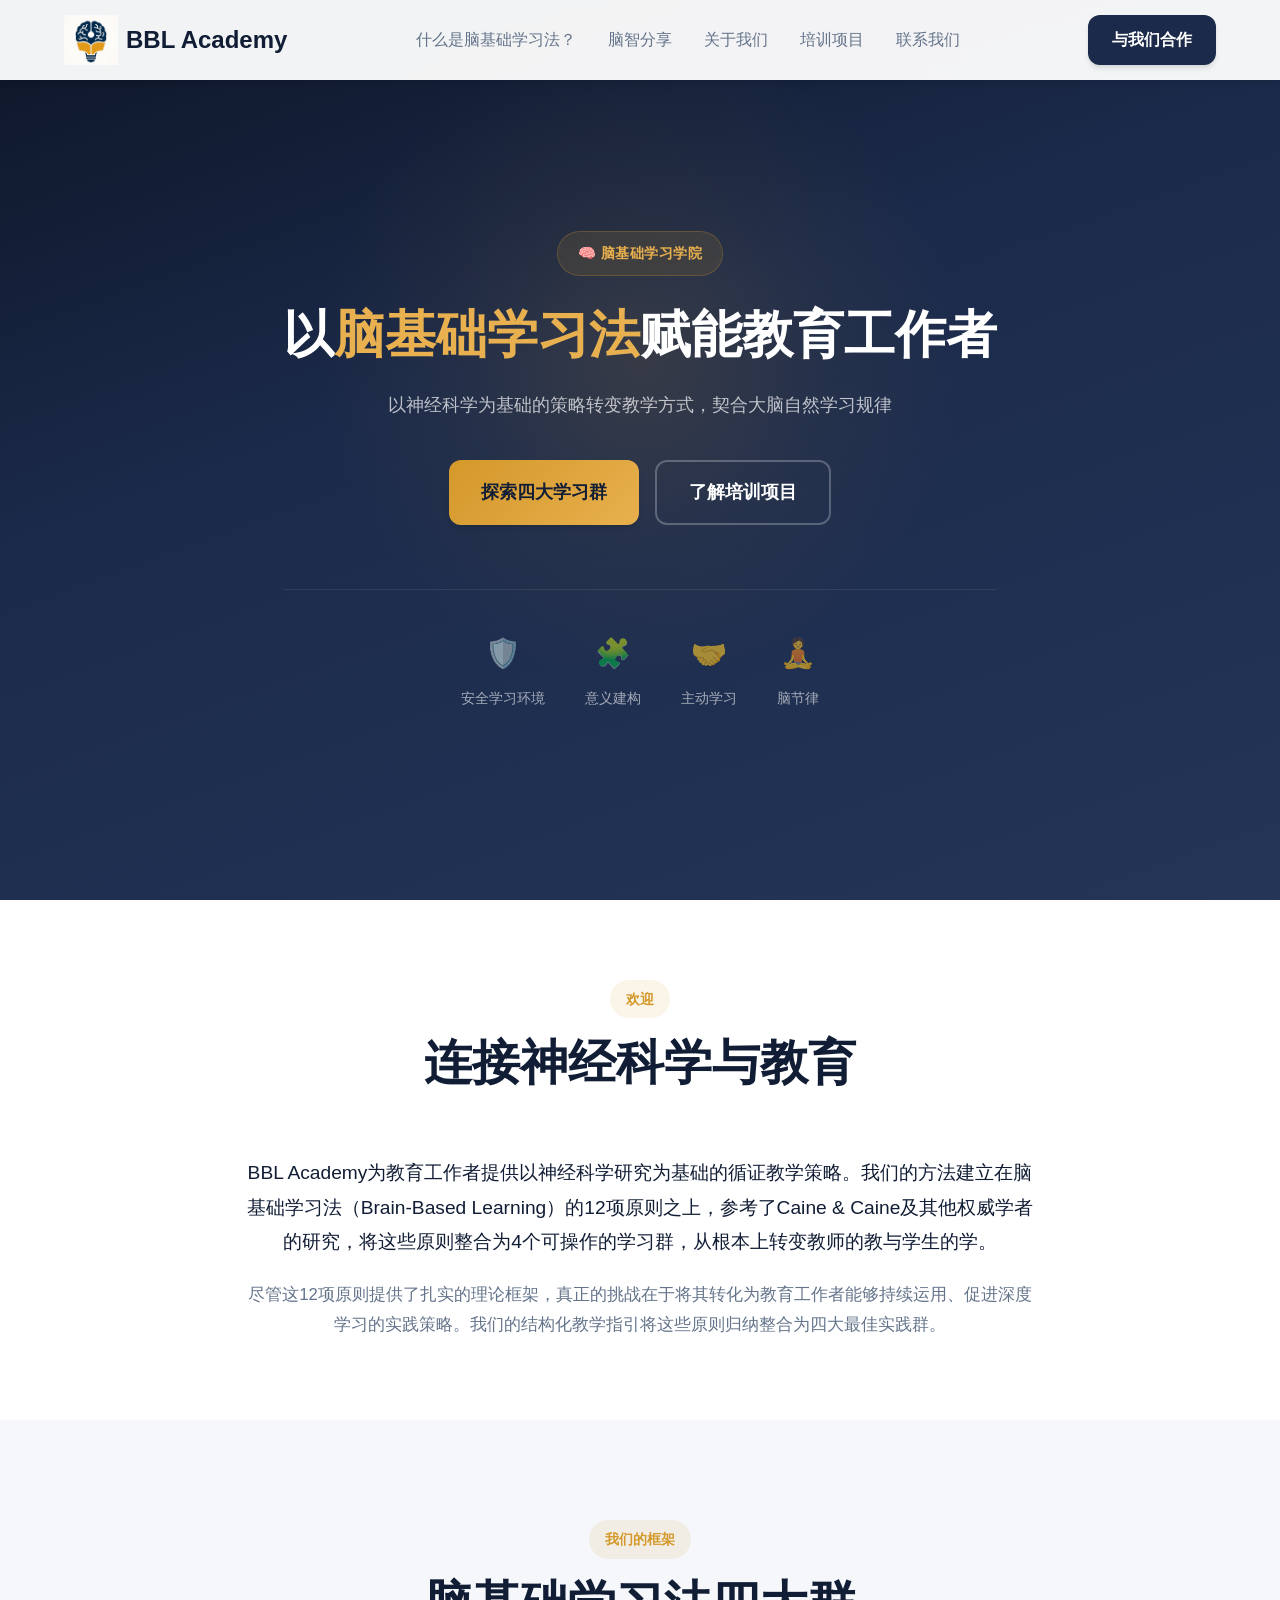
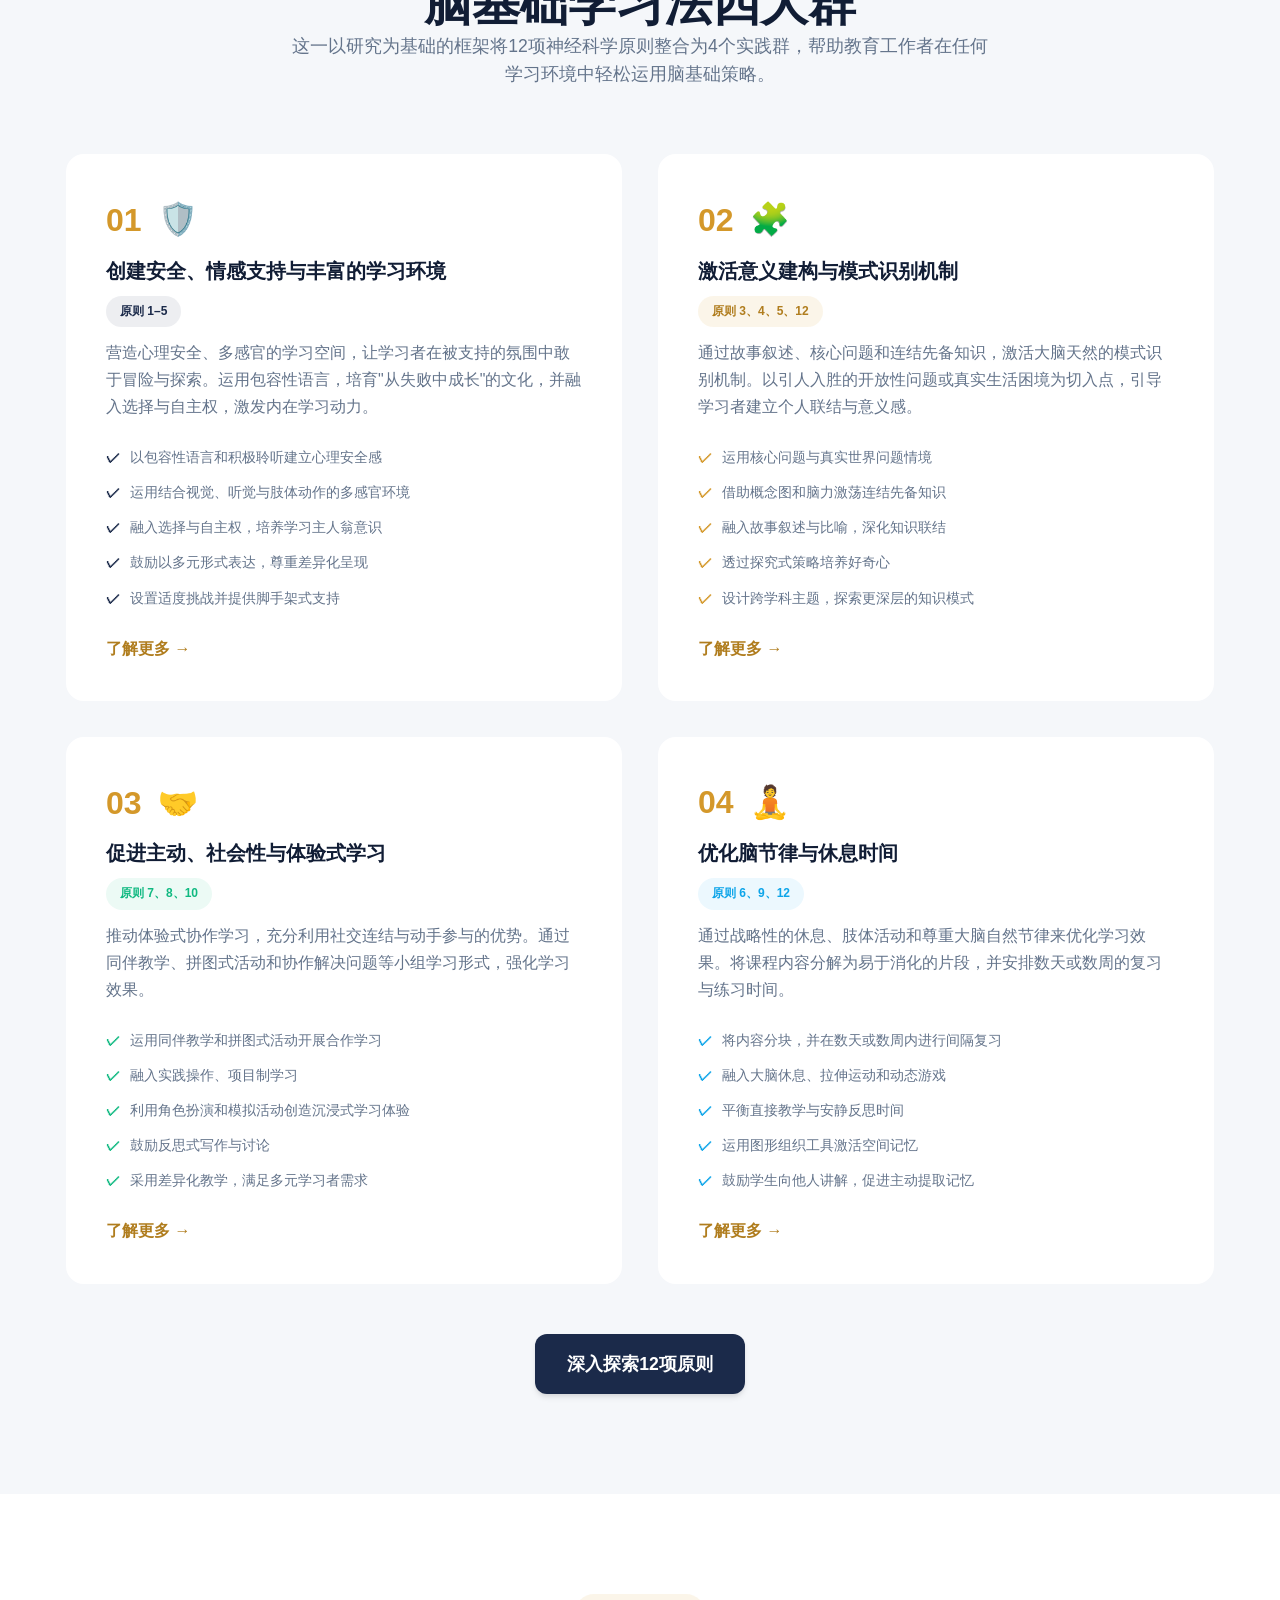
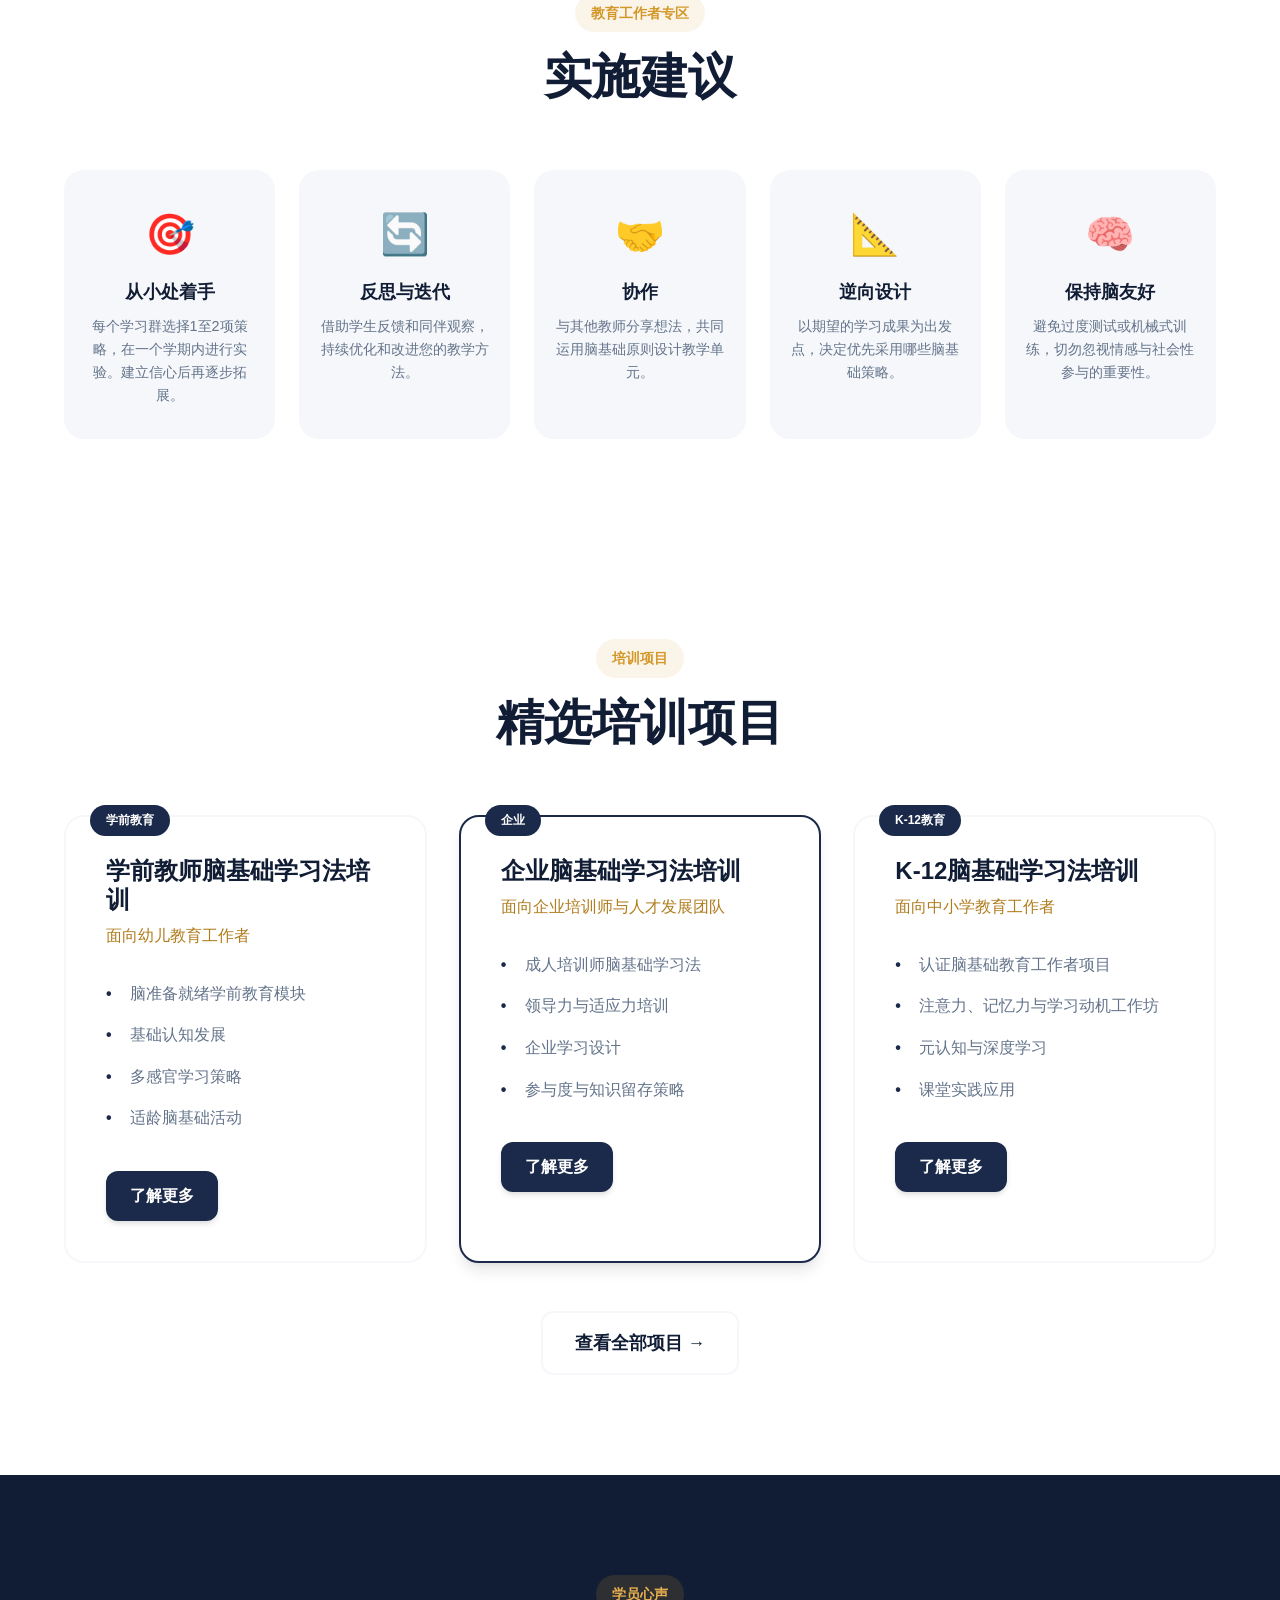
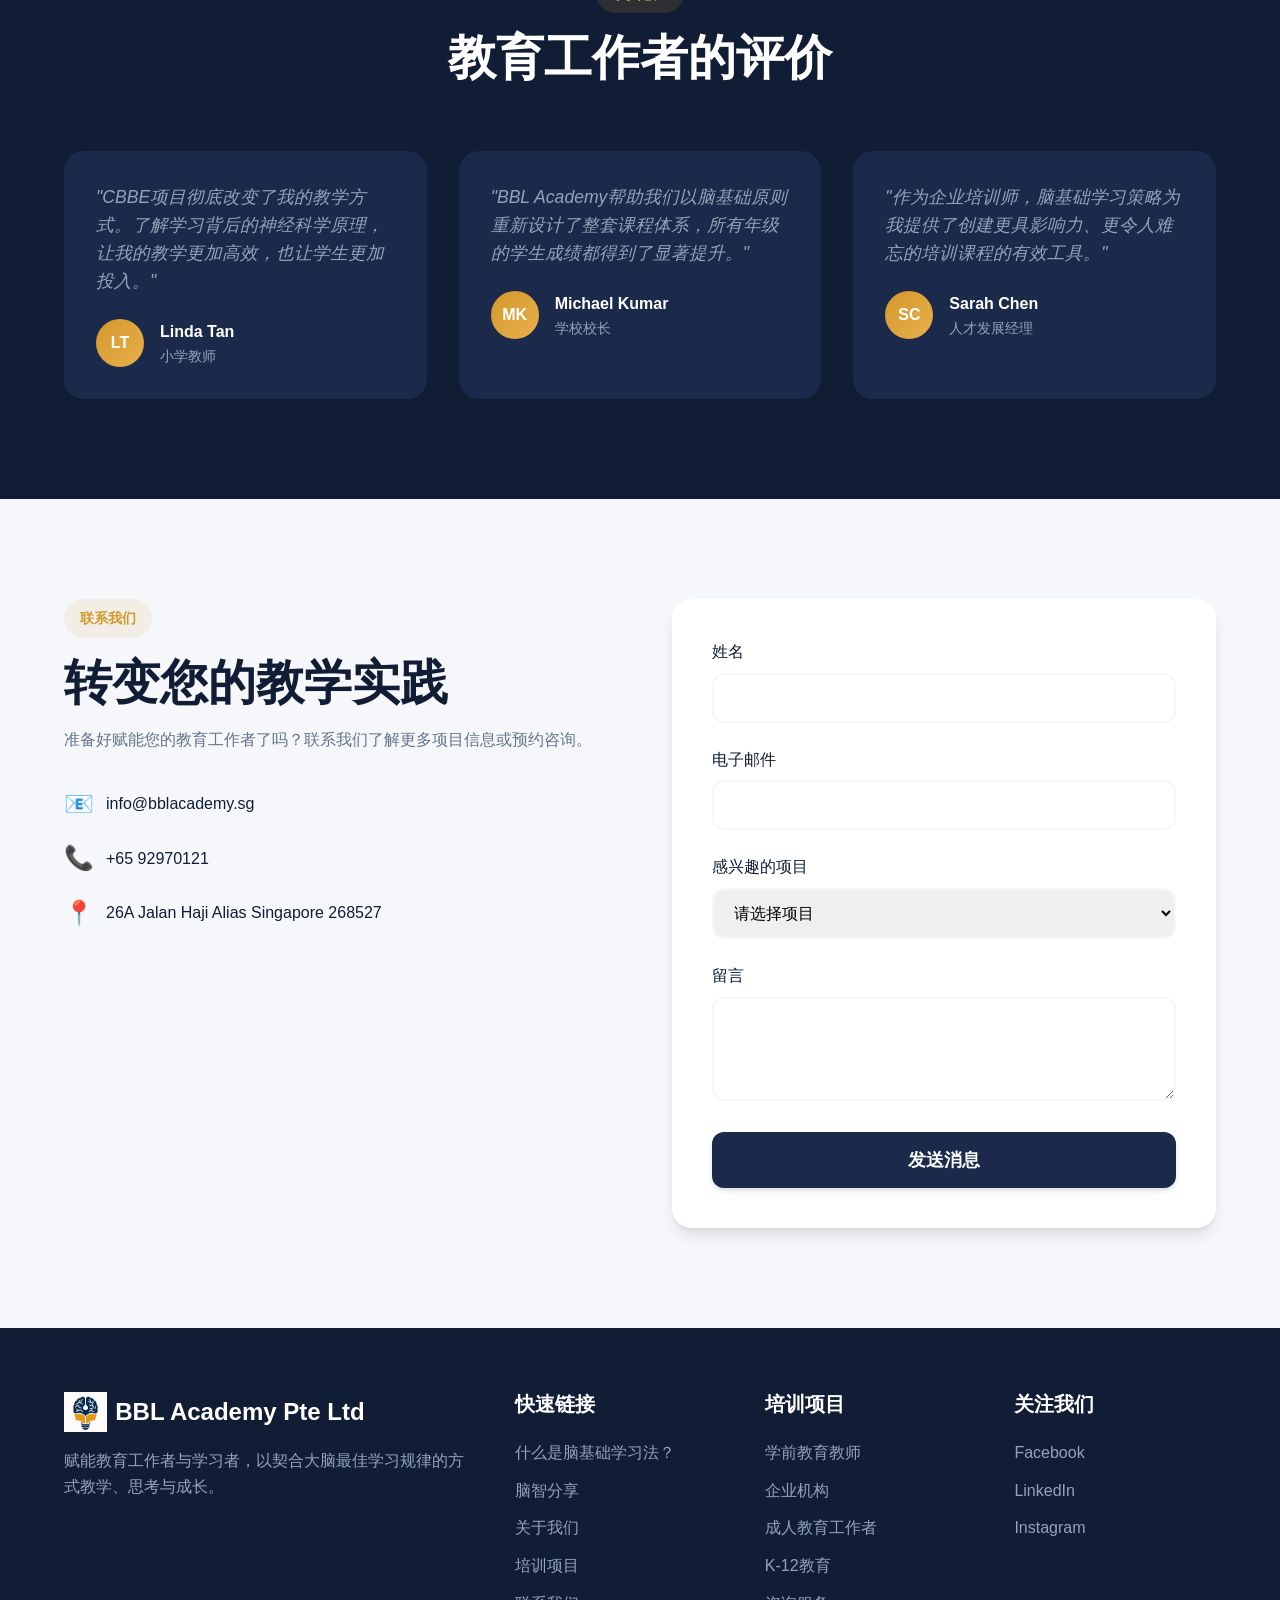
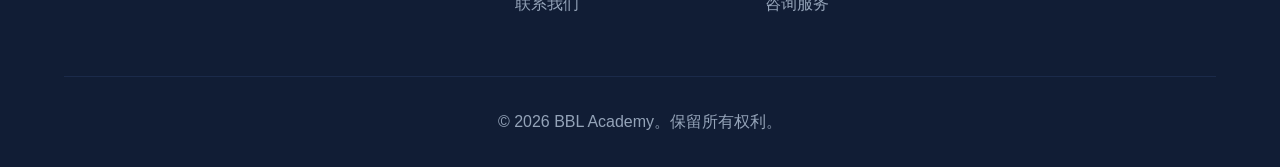
<file: index.html>
<!DOCTYPE html>
<html lang="zh-CN">
<head>
    <meta charset="UTF-8">
    <meta name="viewport" content="width=device-width, initial-scale=1.0">
    <meta http-equiv="X-UA-Compatible" content="IE=edge">
    <meta name="referrer" content="strict-origin-when-cross-origin">
    <meta http-equiv="Content-Security-Policy" content="default-src 'self'; script-src 'self'; style-src 'self' 'unsafe-inline'; font-src 'self'; img-src 'self' data:; connect-src 'self' https://formspree.io; frame-ancestors 'none'; base-uri 'self'; form-action 'self' https://formspree.io; object-src 'none'">
    <meta http-equiv="X-Content-Type-Options" content="nosniff">
    <title>BBL Academy - 以脑基础学习法赋能教育工作者</title>
    <link rel="icon" type="image/x-icon" href="favicon.ico">
    <link rel="icon" type="image/png" sizes="32x32" href="favicon-32x32.png">
    <link rel="icon" type="image/png" sizes="16x16" href="favicon-16x16.png">
    <link rel="apple-touch-icon" sizes="180x180" href="apple-touch-icon.png">
    <link rel="manifest" href="site.webmanifest">
    <link rel="stylesheet" href="styles.css">
</head>
<body>
    <header class="header">
        <nav class="nav container">
            <a href="index.html" class="logo">
                <img src="BBL Academy Logo.jpg" alt="BBL Academy" class="logo-img">
                <span class="logo-text">BBL Academy</span>
            </a>
            <ul class="nav-links">
                <li><a href="what-is-bbl.html">什么是脑基础学习法？</a></li>
                <li><a href="brain-share.html">脑智分享</a></li>
                <li><a href="about.html">关于我们</a></li>
                <li><a href="programmes.html">培训项目</a></li>
                <li><a href="contact.html">联系我们</a></li>
            </ul>
            <a href="contact.html" class="btn btn-primary">与我们合作</a>
            <button class="mobile-menu-btn" aria-label="切换菜单">
                <span></span>
                <span></span>
                <span></span>
            </button>
        </nav>
    </header>

    <main>
        <section class="hero">
            <div class="hero-bg-glow"></div>
            <div class="container hero-centered">
                <span class="hero-badge">🧠 脑基础学习学院</span>
                <h1>以<span class="highlight">脑基础学习法</span>赋能教育工作者</h1>
                <p class="hero-subtitle">以神经科学为基础的策略转变教学方式，契合大脑自然学习规律</p>
                <div class="hero-cta">
                    <a href="#clusters" class="btn btn-primary btn-large">探索四大学习群</a>
                    <a href="programmes.html" class="btn btn-secondary btn-large">了解培训项目</a>
                </div>
                <div class="hero-pillars">
                    <div class="hero-pillar">
                        <span class="hero-pillar-icon">🛡️</span>
                        <span>安全学习环境</span>
                    </div>
                    <div class="hero-pillar">
                        <span class="hero-pillar-icon">🧩</span>
                        <span>意义建构</span>
                    </div>
                    <div class="hero-pillar">
                        <span class="hero-pillar-icon">🤝</span>
                        <span>主动学习</span>
                    </div>
                    <div class="hero-pillar">
                        <span class="hero-pillar-icon">🧘</span>
                        <span>脑节律</span>
                    </div>
                </div>
            </div>
        </section>

        <section id="intro" class="intro">
            <div class="container">
                <div class="section-header">
                    <span class="section-tag">欢迎</span>
                    <h2>连接神经科学与教育</h2>
                </div>
                <div class="intro-content">
                    <p class="lead">BBL Academy为教育工作者提供以神经科学研究为基础的循证教学策略。我们的方法建立在脑基础学习法（Brain-Based Learning）的12项原则之上，参考了Caine &amp; Caine及其他权威学者的研究，将这些原则整合为4个可操作的学习群，从根本上转变教师的教与学生的学。</p>
                    <p>尽管这12项原则提供了扎实的理论框架，真正的挑战在于将其转化为教育工作者能够持续运用、促进深度学习的实践策略。我们的结构化教学指引将这些原则归纳整合为四大最佳实践群。</p>
                </div>
            </div>
        </section>

        <section id="clusters" class="clusters">
            <div class="container">
                <div class="section-header">
                    <span class="section-tag">我们的框架</span>
                    <h2>脑基础学习法四大群</h2>
                    <p class="section-lead">这一以研究为基础的框架将12项神经科学原则整合为4个实践群，帮助教育工作者在任何学习环境中轻松运用脑基础策略。</p>
                </div>
                <div class="clusters-grid">
                    <div class="cluster-card cluster-1">
                        <div class="cluster-header">
                            <span class="cluster-number">01</span>
                            <span class="cluster-icon">🛡️</span>
                        </div>
                        <h3>创建安全、情感支持与丰富的学习环境</h3>
                        <span class="cluster-tag">原则 1–5</span>
                        <p class="cluster-description">营造心理安全、多感官的学习空间，让学习者在被支持的氛围中敢于冒险与探索。运用包容性语言，培育"从失败中成长"的文化，并融入选择与自主权，激发内在学习动力。</p>
                        <ul class="cluster-practices">
                            <li>以包容性语言和积极聆听建立心理安全感</li>
                            <li>运用结合视觉、听觉与肢体动作的多感官环境</li>
                            <li>融入选择与自主权，培养学习主人翁意识</li>
                            <li>鼓励以多元形式表达，尊重差异化呈现</li>
                            <li>设置适度挑战并提供脚手架式支持</li>
                        </ul>
                        <a href="what-is-bbl.html" class="cluster-link">了解更多 &rarr;</a>
                    </div>
                    <div class="cluster-card cluster-2">
                        <div class="cluster-header">
                            <span class="cluster-number">02</span>
                            <span class="cluster-icon">🧩</span>
                        </div>
                        <h3>激活意义建构与模式识别机制</h3>
                        <span class="cluster-tag cluster-tag-2">原则 3、4、5、12</span>
                        <p class="cluster-description">通过故事叙述、核心问题和连结先备知识，激活大脑天然的模式识别机制。以引人入胜的开放性问题或真实生活困境为切入点，引导学习者建立个人联结与意义感。</p>
                        <ul class="cluster-practices">
                            <li>运用核心问题与真实世界问题情境</li>
                            <li>借助概念图和脑力激荡连结先备知识</li>
                            <li>融入故事叙述与比喻，深化知识联结</li>
                            <li>透过探究式策略培养好奇心</li>
                            <li>设计跨学科主题，探索更深层的知识模式</li>
                        </ul>
                        <a href="what-is-bbl.html" class="cluster-link">了解更多 &rarr;</a>
                    </div>
                    <div class="cluster-card cluster-3">
                        <div class="cluster-header">
                            <span class="cluster-number">03</span>
                            <span class="cluster-icon">🤝</span>
                        </div>
                        <h3>促进主动、社会性与体验式学习</h3>
                        <span class="cluster-tag cluster-tag-3">原则 7、8、10</span>
                        <p class="cluster-description">推动体验式协作学习，充分利用社交连结与动手参与的优势。通过同伴教学、拼图式活动和协作解决问题等小组学习形式，强化学习效果。</p>
                        <ul class="cluster-practices">
                            <li>运用同伴教学和拼图式活动开展合作学习</li>
                            <li>融入实践操作、项目制学习</li>
                            <li>利用角色扮演和模拟活动创造沉浸式学习体验</li>
                            <li>鼓励反思式写作与讨论</li>
                            <li>采用差异化教学，满足多元学习者需求</li>
                        </ul>
                        <a href="what-is-bbl.html" class="cluster-link">了解更多 &rarr;</a>
                    </div>
                    <div class="cluster-card cluster-4">
                        <div class="cluster-header">
                            <span class="cluster-number">04</span>
                            <span class="cluster-icon">🧘</span>
                        </div>
                        <h3>优化脑节律与休息时间</h3>
                        <span class="cluster-tag cluster-tag-4">原则 6、9、12</span>
                        <p class="cluster-description">通过战略性的休息、肢体活动和尊重大脑自然节律来优化学习效果。将课程内容分解为易于消化的片段，并安排数天或数周的复习与练习时间。</p>
                        <ul class="cluster-practices">
                            <li>将内容分块，并在数天或数周内进行间隔复习</li>
                            <li>融入大脑休息、拉伸运动和动态游戏</li>
                            <li>平衡直接教学与安静反思时间</li>
                            <li>运用图形组织工具激活空间记忆</li>
                            <li>鼓励学生向他人讲解，促进主动提取记忆</li>
                        </ul>
                        <a href="what-is-bbl.html" class="cluster-link">了解更多 &rarr;</a>
                    </div>
                </div>
                <div class="clusters-cta">
                    <a href="what-is-bbl.html" class="btn btn-primary btn-large">深入探索12项原则</a>
                </div>
            </div>
        </section>

        <section id="tips" class="tips">
            <div class="container">
                <div class="section-header">
                    <span class="section-tag">教育工作者专区</span>
                    <h2>实施建议</h2>
                </div>
                <div class="tips-grid">
                    <div class="tip-card">
                        <span class="tip-icon">🎯</span>
                        <h3>从小处着手</h3>
                        <p>每个学习群选择1至2项策略，在一个学期内进行实验。建立信心后再逐步拓展。</p>
                    </div>
                    <div class="tip-card">
                        <span class="tip-icon">🔄</span>
                        <h3>反思与迭代</h3>
                        <p>借助学生反馈和同伴观察，持续优化和改进您的教学方法。</p>
                    </div>
                    <div class="tip-card">
                        <span class="tip-icon">🤝</span>
                        <h3>协作</h3>
                        <p>与其他教师分享想法，共同运用脑基础原则设计教学单元。</p>
                    </div>
                    <div class="tip-card">
                        <span class="tip-icon">📐</span>
                        <h3>逆向设计</h3>
                        <p>以期望的学习成果为出发点，决定优先采用哪些脑基础策略。</p>
                    </div>
                    <div class="tip-card">
                        <span class="tip-icon">🧠</span>
                        <h3>保持脑友好</h3>
                        <p>避免过度测试或机械式训练，切勿忽视情感与社会性参与的重要性。</p>
                    </div>
                </div>
            </div>
        </section>

        <section id="programs" class="programs">
            <div class="container">
                <div class="section-header">
                    <span class="section-tag">培训项目</span>
                    <h2>精选培训项目</h2>
                </div>
                <div class="programs-grid">
                    <div class="program-card">
                        <div class="program-badge">学前教育</div>
                        <h3>学前教师脑基础学习法培训</h3>
                        <p class="program-audience">面向幼儿教育工作者</p>
                        <ul class="program-features">
                            <li>脑准备就绪学前教育模块</li>
                            <li>基础认知发展</li>
                            <li>多感官学习策略</li>
                            <li>适龄脑基础活动</li>
                        </ul>
                        <a href="programmes.html" class="btn btn-primary">了解更多</a>
                    </div>
                    <div class="program-card featured">
                        <div class="program-badge">企业</div>
                        <h3>企业脑基础学习法培训</h3>
                        <p class="program-audience">面向企业培训师与人才发展团队</p>
                        <ul class="program-features">
                            <li>成人培训师脑基础学习法</li>
                            <li>领导力与适应力培训</li>
                            <li>企业学习设计</li>
                            <li>参与度与知识留存策略</li>
                        </ul>
                        <a href="programmes.html" class="btn btn-primary">了解更多</a>
                    </div>
                    <div class="program-card">
                        <div class="program-badge">K-12教育</div>
                        <h3>K-12脑基础学习法培训</h3>
                        <p class="program-audience">面向中小学教育工作者</p>
                        <ul class="program-features">
                            <li>认证脑基础教育工作者项目</li>
                            <li>注意力、记忆力与学习动机工作坊</li>
                            <li>元认知与深度学习</li>
                            <li>课堂实践应用</li>
                        </ul>
                        <a href="programmes.html" class="btn btn-primary">了解更多</a>
                    </div>
                </div>
                <div class="programs-cta">
                    <a href="programmes.html" class="btn btn-secondary btn-large">查看全部项目 &rarr;</a>
                </div>
            </div>
        </section>

        <section id="testimonials" class="testimonials">
            <div class="container">
                <div class="section-header">
                    <span class="section-tag">学员心声</span>
                    <h2>教育工作者的评价</h2>
                </div>
                <div class="testimonials-grid">
                    <div class="testimonial-card">
                        <div class="testimonial-content">
                            <p>"CBBE项目彻底改变了我的教学方式。了解学习背后的神经科学原理，让我的教学更加高效，也让学生更加投入。"</p>
                        </div>
                        <div class="testimonial-author">
                            <div class="author-avatar">LT</div>
                            <div class="author-info">
                                <span class="author-name">Linda Tan</span>
                                <span class="author-role">小学教师</span>
                            </div>
                        </div>
                    </div>
                    <div class="testimonial-card">
                        <div class="testimonial-content">
                            <p>"BBL Academy帮助我们以脑基础原则重新设计了整套课程体系，所有年级的学生成绩都得到了显著提升。"</p>
                        </div>
                        <div class="testimonial-author">
                            <div class="author-avatar">MK</div>
                            <div class="author-info">
                                <span class="author-name">Michael Kumar</span>
                                <span class="author-role">学校校长</span>
                            </div>
                        </div>
                    </div>
                    <div class="testimonial-card">
                        <div class="testimonial-content">
                            <p>"作为企业培训师，脑基础学习策略为我提供了创建更具影响力、更令人难忘的培训课程的有效工具。"</p>
                        </div>
                        <div class="testimonial-author">
                            <div class="author-avatar">SC</div>
                            <div class="author-info">
                                <span class="author-name">Sarah Chen</span>
                                <span class="author-role">人才发展经理</span>
                            </div>
                        </div>
                    </div>
                </div>
            </div>
        </section>

        <section id="contact" class="contact">
            <div class="container">
                <div class="contact-wrapper">
                    <div class="contact-info">
                        <span class="section-tag">联系我们</span>
                        <h2>转变您的教学实践</h2>
                        <p>准备好赋能您的教育工作者了吗？联系我们了解更多项目信息或预约咨询。</p>
                        <div class="contact-details">
                            <div class="contact-item">
                                <span class="contact-icon">📧</span>
                                <span>info@bblacademy.sg</span>
                            </div>
                            <div class="contact-item">
                                <span class="contact-icon">📞</span>
                                <span>+65 92970121</span>
                            </div>
                            <div class="contact-item">
                                <span class="contact-icon">📍</span>
                                <span>26A Jalan Haji Alias Singapore 268527</span>
                            </div>
                        </div>
                    </div>
                    <form class="contact-form" id="contactForm" action="https://formspree.io/f/mykwdllq" method="POST">
                        <div class="form-group">
                            <label for="name">姓名</label>
                            <input type="text" id="name" name="name" required maxlength="100" autocomplete="name" >
                        </div>
                        <div class="form-group">
                            <label for="email">电子邮件</label>
                            <input type="email" id="email" name="email" required maxlength="254" autocomplete="email">
                        </div>
                        <div class="form-group">
                            <label for="program">感兴趣的项目</label>
                            <select id="program" name="program">
                                <option value="">请选择项目</option>
                                <option value="preschool">学前教师脑基础学习法培训</option>
                                <option value="corporate">企业脑基础学习法培训</option>
                                <option value="adult-educators">成人教育工作者脑基础学习法培训</option>
                                <option value="k12">K-12脑基础学习法培训</option>
                                <option value="consultancy">咨询与课程开发</option>
                            </select>
                        </div>
                        <div class="form-group">
                            <label for="message">留言</label>
                            <textarea id="message" name="message" rows="4" maxlength="2000"></textarea>
                        </div>
                        <!-- Honeypot spam filter -->
                        <input type="text" name="_gotcha" style="display:none">
                        <!-- Custom redirect after submission -->
                        <input type="hidden" name="_next" value="">
                        <button type="submit" class="btn btn-primary btn-large">发送消息</button>
                    </form>
                </div>
            </div>
        </section>
    </main>

    <footer class="footer">
        <div class="container">
            <div class="footer-grid">
                <div class="footer-brand">
                    <a href="index.html" class="logo">
                        <img src="BBL Academy Logo.jpg" alt="BBL Academy" class="logo-img logo-img-footer">
                        <span class="logo-text">BBL Academy Pte Ltd</span>
                    </a>
                    <p>赋能教育工作者与学习者，以契合大脑最佳学习规律的方式教学、思考与成长。</p>
                </div>
                <div class="footer-links">
                    <h4>快速链接</h4>
                    <ul>
                        <li><a href="what-is-bbl.html">什么是脑基础学习法？</a></li>
                        <li><a href="brain-share.html">脑智分享</a></li>
                        <li><a href="about.html">关于我们</a></li>
                        <li><a href="programmes.html">培训项目</a></li>
                        <li><a href="contact.html">联系我们</a></li>
                    </ul>
                </div>
                <div class="footer-links">
                    <h4>培训项目</h4>
                    <ul>
                        <li><a href="programmes.html">学前教育教师</a></li>
                        <li><a href="programmes.html">企业机构</a></li>
                        <li><a href="programmes.html">成人教育工作者</a></li>
                        <li><a href="programmes.html">K-12教育</a></li>
                        <li><a href="programmes.html">咨询服务</a></li>
                    </ul>
                </div>
                <div class="footer-links">
                    <h4>关注我们</h4>
                    <ul>
                        <li><a href="#" rel="noopener noreferrer" target="_blank">Facebook</a></li>
                        <li><a href="#" rel="noopener noreferrer" target="_blank">LinkedIn</a></li>
                        <li><a href="#" rel="noopener noreferrer" target="_blank">Instagram</a></li>
                    </ul>
                </div>
            </div>
            <div class="footer-bottom">
                <p>&copy; 2026 BBL Academy。保留所有权利。</p>
            </div>
        </div>
    </footer>

    <script src="script.js"></script>
</body>
</html>
</file>
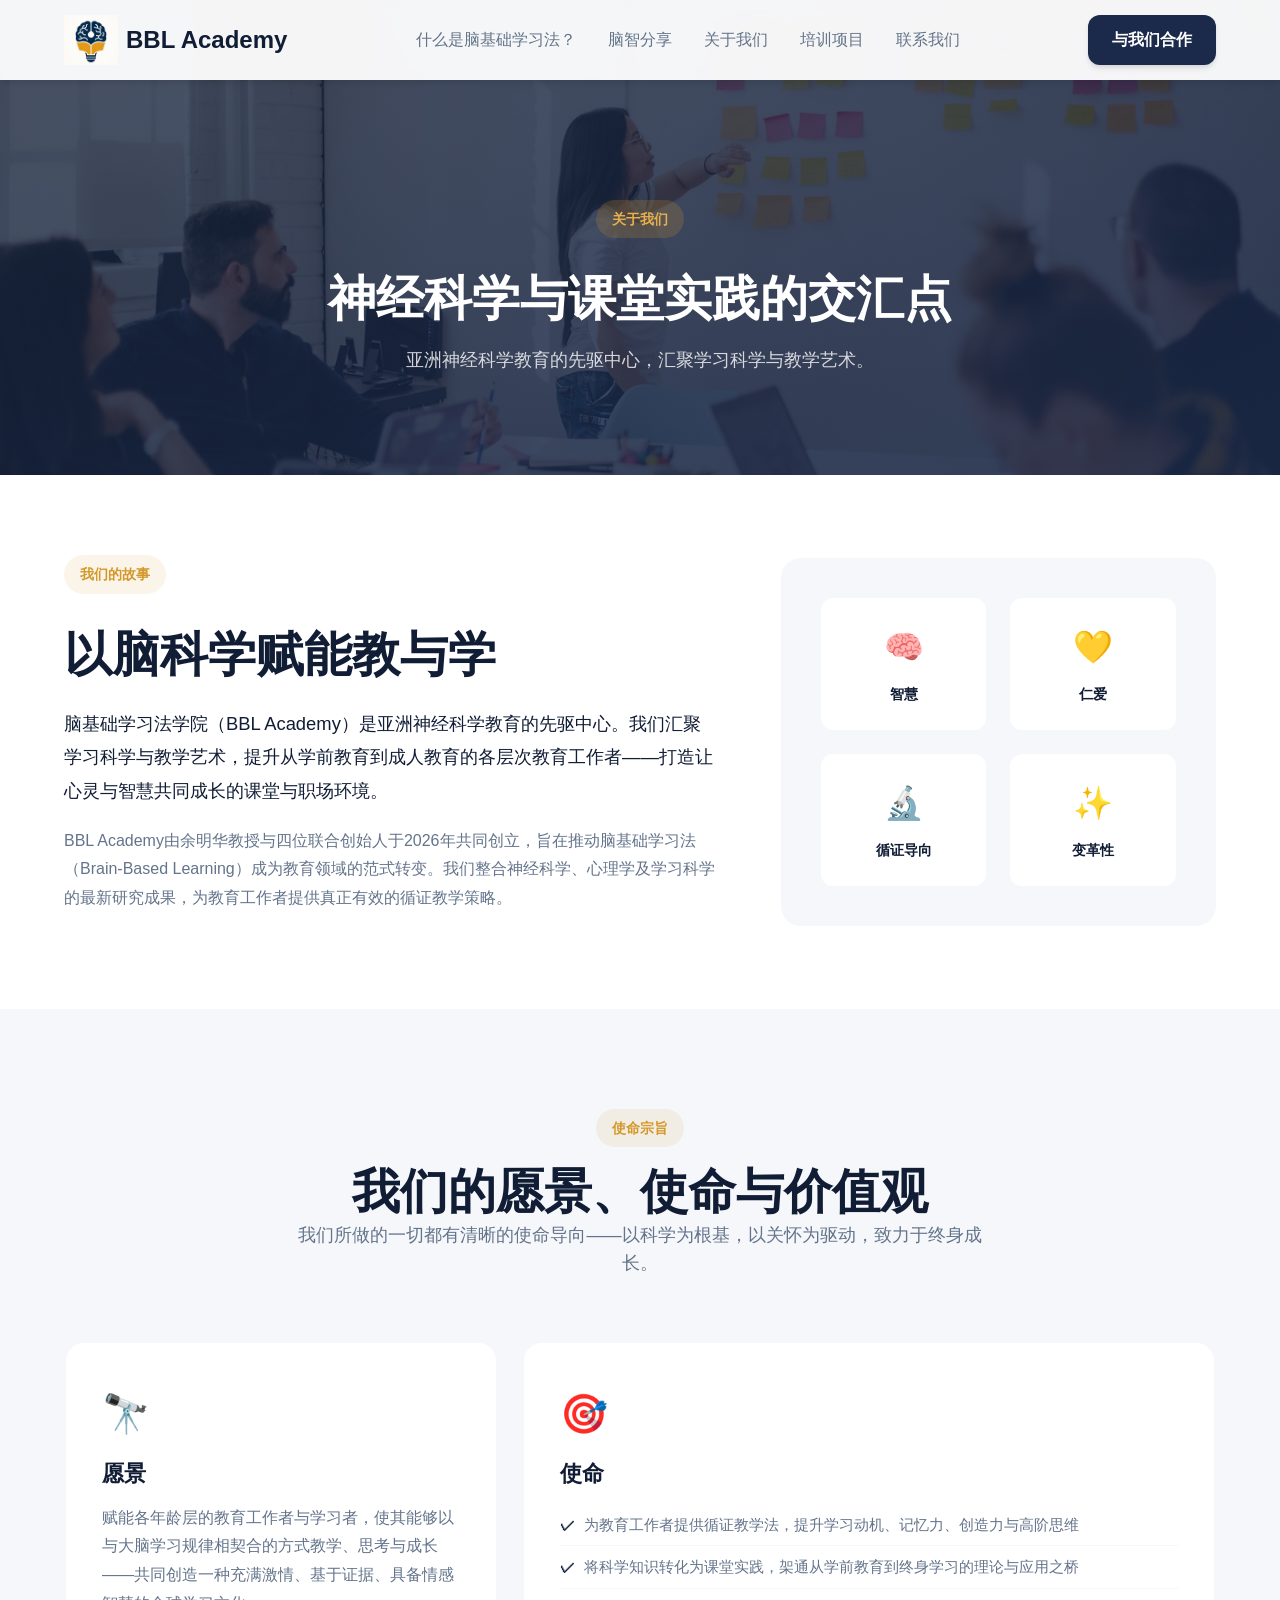
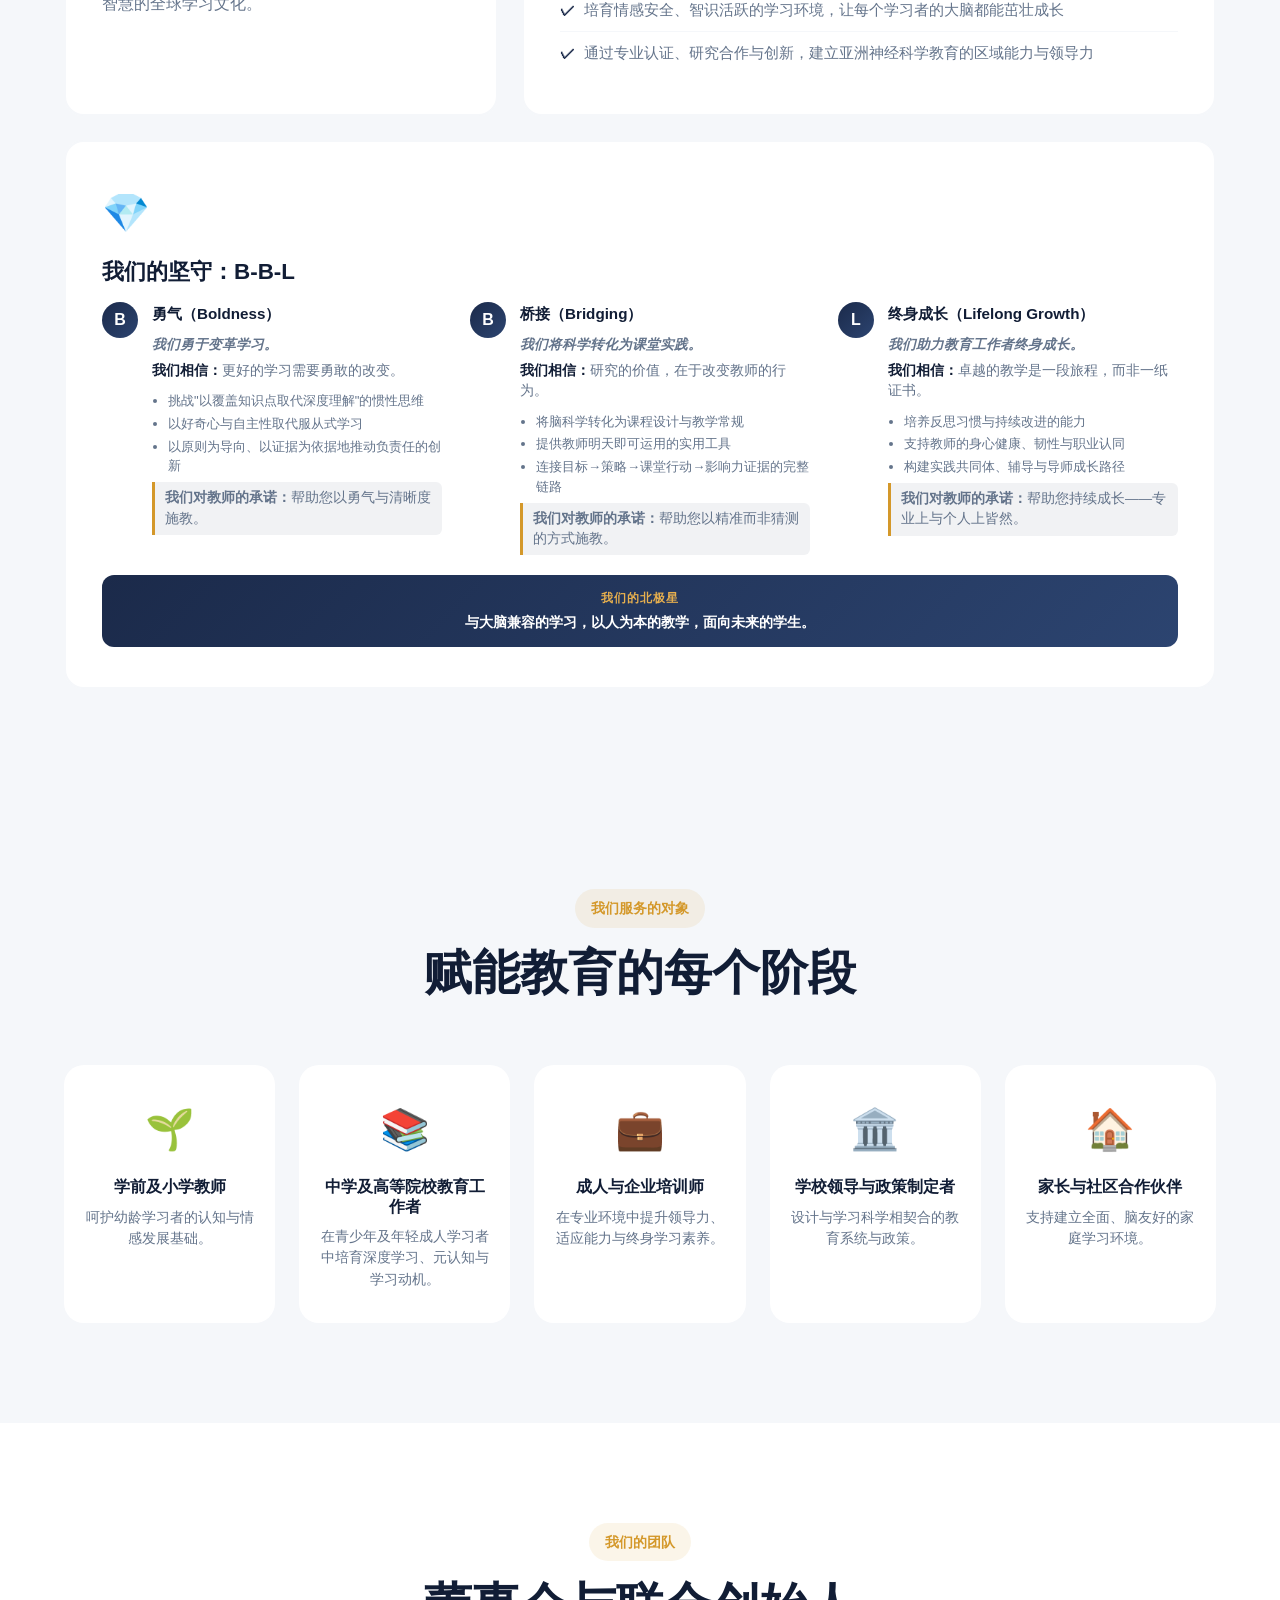
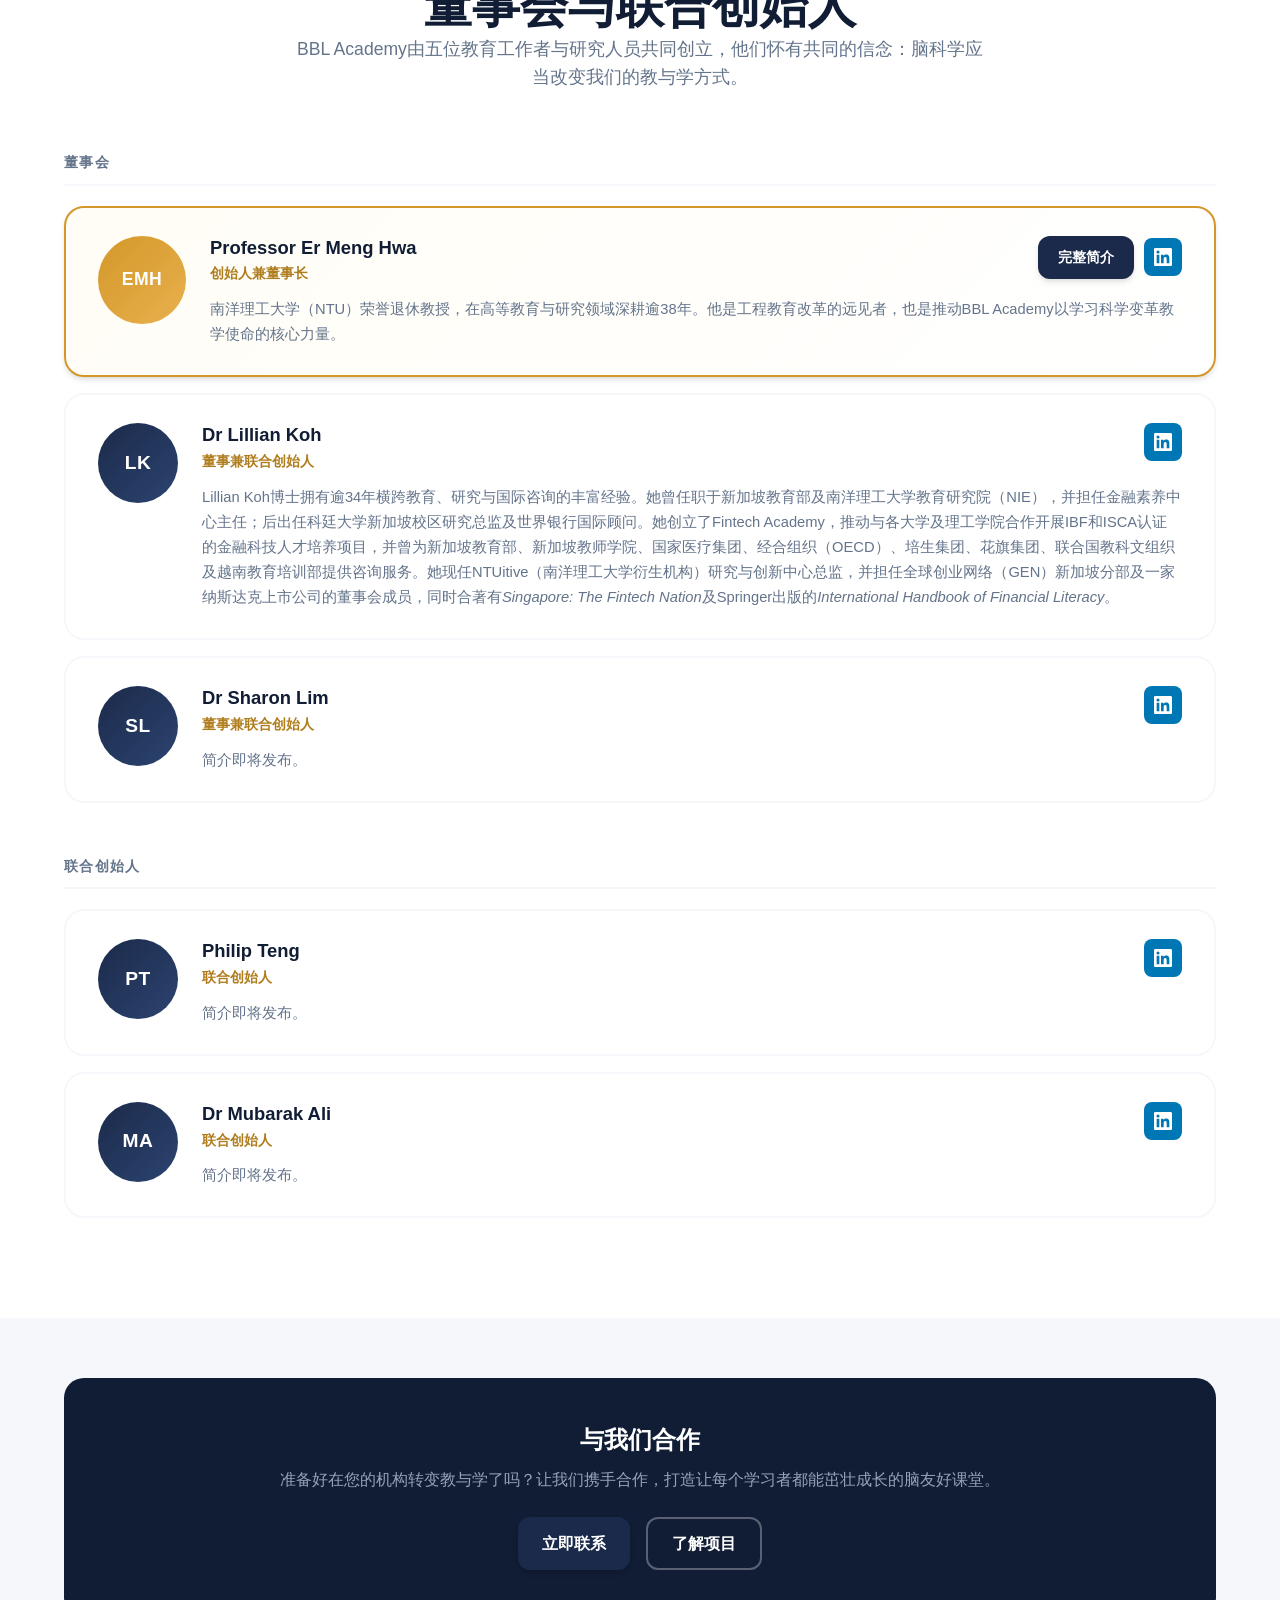
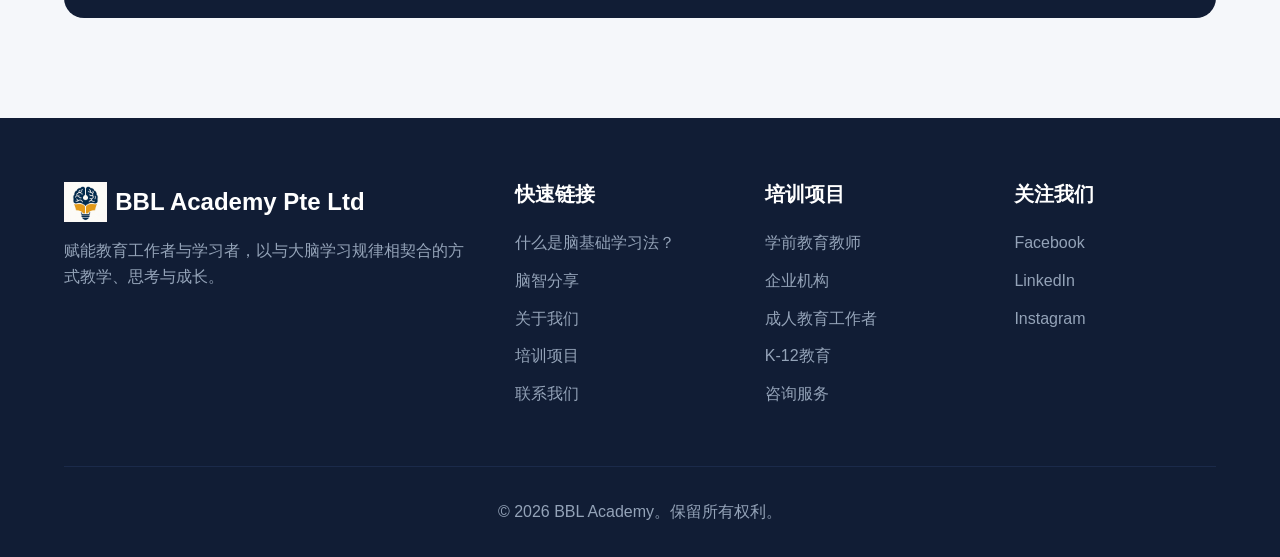
<file: about.html>
<!DOCTYPE html>
<html lang="zh-CN">
<head>
    <meta charset="UTF-8">
    <meta name="viewport" content="width=device-width, initial-scale=1.0">
    <meta http-equiv="X-UA-Compatible" content="IE=edge">
    <meta name="referrer" content="strict-origin-when-cross-origin">
    <meta http-equiv="Content-Security-Policy" content="default-src 'self'; script-src 'self'; style-src 'self' 'unsafe-inline'; font-src 'self'; img-src 'self' data:; connect-src 'self' https://formspree.io; frame-ancestors 'none'; base-uri 'self'; form-action 'self' https://formspree.io; object-src 'none'">
    <meta http-equiv="X-Content-Type-Options" content="nosniff">
    <title>关于我们 - BBL Academy</title>
    <link rel="icon" type="image/x-icon" href="favicon.ico">
    <link rel="icon" type="image/png" sizes="32x32" href="favicon-32x32.png">
    <link rel="icon" type="image/png" sizes="16x16" href="favicon-16x16.png">
    <link rel="apple-touch-icon" sizes="180x180" href="apple-touch-icon.png">
    <link rel="manifest" href="site.webmanifest">
    <link rel="stylesheet" href="styles.css">
</head>
<body>
    <header class="header">
        <nav class="nav container">
            <a href="index.html" class="logo">
                <img src="BBL Academy Logo.jpg" alt="BBL Academy" class="logo-img">
                <span class="logo-text">BBL Academy</span>
            </a>
            <ul class="nav-links">
                <li><a href="what-is-bbl.html">什么是脑基础学习法？</a></li>
                <li><a href="brain-share.html">脑智分享</a></li>
                <li><a href="about.html">关于我们</a></li>
                <li><a href="programmes.html">培训项目</a></li>
                <li><a href="contact.html">联系我们</a></li>
            </ul>
            <a href="contact.html" class="btn btn-primary">与我们合作</a>
            <button class="mobile-menu-btn" aria-label="切换菜单">
                <span></span>
                <span></span>
                <span></span>
            </button>
        </nav>
    </header>

    <main>
        <!-- Hero Section with background image -->
        <section class="page-hero about-hero">
            <div class="about-hero-image">
                <img src="images/about-hero-2.jpg" alt="教育工作者在脑基础学习工作坊中协作交流">
                <div class="about-hero-overlay"></div>
            </div>
            <div class="container">
                <span class="section-tag">关于我们</span>
                <h1>神经科学与课堂实践的交汇点</h1>
                <p class="hero-subtitle">亚洲神经科学教育的先驱中心，汇聚学习科学与教学艺术。</p>
            </div>
        </section>

        <!-- Our Story Section -->
        <section class="about-story">
            <div class="container">
                <div class="about-story-grid">
                    <div class="about-story-content">
                        <span class="section-tag">我们的故事</span>
                        <h2>以脑科学赋能教与学</h2>
                        <p class="lead">脑基础学习法学院（BBL Academy）是亚洲神经科学教育的先驱中心。我们汇聚学习科学与教学艺术，提升从学前教育到成人教育的各层次教育工作者——打造让心灵与智慧共同成长的课堂与职场环境。</p>
                        <p>BBL Academy由余明华教授与四位联合创始人于2026年共同创立，旨在推动脑基础学习法（Brain-Based Learning）成为教育领域的范式转变。我们整合神经科学、心理学及学习科学的最新研究成果，为教育工作者提供真正有效的循证教学策略。</p>
                    </div>
                    <div class="about-story-visual">
                        <div class="about-brand-card">
                            <div class="brand-personality-item">
                                <span class="brand-icon">🧠</span>
                                <span class="brand-label">智慧</span>
                            </div>
                            <div class="brand-personality-item">
                                <span class="brand-icon">💛</span>
                                <span class="brand-label">仁爱</span>
                            </div>
                            <div class="brand-personality-item">
                                <span class="brand-icon">🔬</span>
                                <span class="brand-label">循证导向</span>
                            </div>
                            <div class="brand-personality-item">
                                <span class="brand-icon">✨</span>
                                <span class="brand-label">变革性</span>
                            </div>
                        </div>
                    </div>
                </div>
            </div>
        </section>

        <!-- Vision & Mission Section — redesigned as three balanced columns -->
        <section class="about-vm">
            <div class="container">
                <div class="section-header">
                    <span class="section-tag">使命宗旨</span>
                    <h2>我们的愿景、使命与价值观</h2>
                    <p class="section-lead">我们所做的一切都有清晰的使命导向——以科学为根基，以关怀为驱动，致力于终身成长。</p>
                </div>
                <div class="vm-grid-three">
                    <!-- Vision -->
                    <div class="vm-card-new vm-vision">
                        <div class="vm-card-icon">🔭</div>
                        <h3>愿景</h3>
                        <p>赋能各年龄层的教育工作者与学习者，使其能够以与大脑学习规律相契合的方式教学、思考与成长——共同创造一种充满激情、基于证据、具备情感智慧的全球学习文化。</p>
                    </div>
                    <!-- Mission -->
                    <div class="vm-card-new vm-mission">
                        <div class="vm-card-icon">🎯</div>
                        <h3>使命</h3>
                        <ul class="vm-mission-list">
                            <li>为教育工作者提供循证教学法，提升学习动机、记忆力、创造力与高阶思维</li>
                            <li>将科学知识转化为课堂实践，架通从学前教育到终身学习的理论与应用之桥</li>
                            <li>培育情感安全、智识活跃的学习环境，让每个学习者的大脑都能茁壮成长</li>
                            <li>通过专业认证、研究合作与创新，建立亚洲神经科学教育的区域能力与领导力</li>
                        </ul>
                    </div>
                    <!-- Values -->
                    <div class="vm-card-new vm-values">
                        <div class="vm-card-icon">💎</div>
                        <h3>我们的坚守：B-B-L</h3>
                        <div class="vm-values-list">
                            <div class="vm-value-item">
                                <span class="vm-value-letter">B</span>
                                <div class="vm-value-content">
                                    <strong>勇气（Boldness）</strong>
                                    <p class="vm-value-tagline">我们勇于变革学习。</p>
                                    <p class="vm-value-belief"><em>我们相信：</em>更好的学习需要勇敢的改变。</p>
                                    <ul class="vm-value-do">
                                        <li>挑战"以覆盖知识点取代深度理解"的惯性思维</li>
                                        <li>以好奇心与自主性取代服从式学习</li>
                                        <li>以原则为导向、以证据为依据地推动负责任的创新</li>
                                    </ul>
                                    <p class="vm-value-promise"><span>我们对教师的承诺：</span>帮助您以勇气与清晰度施教。</p>
                                </div>
                            </div>
                            <div class="vm-value-item">
                                <span class="vm-value-letter">B</span>
                                <div class="vm-value-content">
                                    <strong>桥接（Bridging）</strong>
                                    <p class="vm-value-tagline">我们将科学转化为课堂实践。</p>
                                    <p class="vm-value-belief"><em>我们相信：</em>研究的价值，在于改变教师的行为。</p>
                                    <ul class="vm-value-do">
                                        <li>将脑科学转化为课程设计与教学常规</li>
                                        <li>提供教师明天即可运用的实用工具</li>
                                        <li>连接目标→策略→课堂行动→影响力证据的完整链路</li>
                                    </ul>
                                    <p class="vm-value-promise"><span>我们对教师的承诺：</span>帮助您以精准而非猜测的方式施教。</p>
                                </div>
                            </div>
                            <div class="vm-value-item">
                                <span class="vm-value-letter">L</span>
                                <div class="vm-value-content">
                                    <strong>终身成长（Lifelong Growth）</strong>
                                    <p class="vm-value-tagline">我们助力教育工作者终身成长。</p>
                                    <p class="vm-value-belief"><em>我们相信：</em>卓越的教学是一段旅程，而非一纸证书。</p>
                                    <ul class="vm-value-do">
                                        <li>培养反思习惯与持续改进的能力</li>
                                        <li>支持教师的身心健康、韧性与职业认同</li>
                                        <li>构建实践共同体、辅导与导师成长路径</li>
                                    </ul>
                                    <p class="vm-value-promise"><span>我们对教师的承诺：</span>帮助您持续成长——专业上与个人上皆然。</p>
                                </div>
                            </div>
                        </div>
                        <div class="values-north-star">
                            <span class="north-star-label">我们的北极星</span>
                            <p class="north-star-text">与大脑兼容的学习，以人为本的教学，面向未来的学生。</p>
                        </div>
                    </div>
                </div>
            </div>
        </section>

        <!-- Who We Serve Section -->
        <section class="about-audiences">
            <div class="container">
                <div class="section-header">
                    <span class="section-tag">我们服务的对象</span>
                    <h2>赋能教育的每个阶段</h2>
                </div>
                <div class="audiences-grid">
                    <div class="audience-card">
                        <span class="audience-icon">🌱</span>
                        <h3>学前及小学教师</h3>
                        <p>呵护幼龄学习者的认知与情感发展基础。</p>
                    </div>
                    <div class="audience-card">
                        <span class="audience-icon">📚</span>
                        <h3>中学及高等院校教育工作者</h3>
                        <p>在青少年及年轻成人学习者中培育深度学习、元认知与学习动机。</p>
                    </div>
                    <div class="audience-card">
                        <span class="audience-icon">💼</span>
                        <h3>成人与企业培训师</h3>
                        <p>在专业环境中提升领导力、适应能力与终身学习素养。</p>
                    </div>
                    <div class="audience-card">
                        <span class="audience-icon">🏛️</span>
                        <h3>学校领导与政策制定者</h3>
                        <p>设计与学习科学相契合的教育系统与政策。</p>
                    </div>
                    <div class="audience-card">
                        <span class="audience-icon">🏠</span>
                        <h3>家长与社区合作伙伴</h3>
                        <p>支持建立全面、脑友好的家庭学习环境。</p>
                    </div>
                </div>
            </div>
        </section>

        <!-- Board & Founders Section -->
        <section class="about-leadership">
            <div class="container">
                <div class="section-header">
                    <span class="section-tag">我们的团队</span>
                    <h2>董事会与联合创始人</h2>
                    <p class="section-lead">BBL Academy由五位教育工作者与研究人员共同创立，他们怀有共同的信念：脑科学应当改变我们的教与学方式。</p>
                </div>

                <!-- Board of Directors: 3 people — horizontal cards -->
                <h3 class="leadership-subheading">董事会</h3>
                <div class="leader-list">

                    <!-- Prof Er - Chairman, featured -->
                    <div class="leader-row leader-row-featured">
                        <div class="leader-row-avatar">
                            <div class="leader-avatar-circle leader-avatar-gold">EMH</div>
                        </div>
                        <div class="leader-row-body">
                            <div class="leader-row-header">
                                <div>
                                    <h3 class="leader-row-name">Professor Er Meng Hwa</h3>
                                    <p class="leader-row-role">创始人兼董事长</p>
                                </div>
                                <div class="leader-row-links">
                                    <a href="prof-er-meng-hwa.html" class="btn btn-primary btn-small">完整简介</a>
                                    <a href="https://www.linkedin.com/in/er-meng-hwa/" class="leader-linkedin" target="_blank" rel="noopener noreferrer" aria-label="LinkedIn个人主页">
                                        <svg xmlns="http://www.w3.org/2000/svg" viewBox="0 0 24 24" fill="currentColor" width="18" height="18"><path d="M20.447 20.452h-3.554v-5.569c0-1.328-.027-3.037-1.852-3.037-1.853 0-2.136 1.445-2.136 2.939v5.667H9.351V9h3.414v1.561h.046c.477-.9 1.637-1.85 3.37-1.85 3.601 0 4.267 2.37 4.267 5.455v6.286zM5.337 7.433a2.062 2.062 0 01-2.063-2.065 2.064 2.064 0 112.063 2.065zm1.782 13.019H3.555V9h3.564v11.452zM22.225 0H1.771C.792 0 0 .774 0 1.729v20.542C0 23.227.792 24 1.771 24h20.451C23.2 24 24 23.227 24 22.271V1.729C24 .774 23.2 0 22.222 0h.003z"/></svg>
                                    </a>
                                </div>
                            </div>
                            <p class="leader-row-bio">南洋理工大学（NTU）荣誉退休教授，在高等教育与研究领域深耕逾38年。他是工程教育改革的远见者，也是推动BBL Academy以学习科学变革教学使命的核心力量。</p>
                        </div>
                    </div>

                    <!-- Dr Lillian Koh -->
                    <div class="leader-row">
                        <div class="leader-row-avatar">
                            <div class="leader-avatar-circle">LK</div>
                        </div>
                        <div class="leader-row-body">
                            <div class="leader-row-header">
                                <div>
                                    <h3 class="leader-row-name">Dr Lillian Koh</h3>
                                    <p class="leader-row-role">董事兼联合创始人</p>
                                </div>
                                <div class="leader-row-links">
                                    <a href="https://www.linkedin.com/in/lillian-koh/" class="leader-linkedin" target="_blank" rel="noopener noreferrer" aria-label="LinkedIn个人主页">
                                        <svg xmlns="http://www.w3.org/2000/svg" viewBox="0 0 24 24" fill="currentColor" width="18" height="18"><path d="M20.447 20.452h-3.554v-5.569c0-1.328-.027-3.037-1.852-3.037-1.853 0-2.136 1.445-2.136 2.939v5.667H9.351V9h3.414v1.561h.046c.477-.9 1.637-1.85 3.37-1.85 3.601 0 4.267 2.37 4.267 5.455v6.286zM5.337 7.433a2.062 2.062 0 01-2.063-2.065 2.064 2.064 0 112.063 2.065zm1.782 13.019H3.555V9h3.564v11.452zM22.225 0H1.771C.792 0 0 .774 0 1.729v20.542C0 23.227.792 24 1.771 24h20.451C23.2 24 24 23.227 24 22.271V1.729C24 .774 23.2 0 22.222 0h.003z"/></svg>
                                    </a>
                                </div>
                            </div>
                            <p class="leader-row-bio">Lillian Koh博士拥有逾34年横跨教育、研究与国际咨询的丰富经验。她曾任职于新加坡教育部及南洋理工大学教育研究院（NIE），并担任金融素养中心主任；后出任科廷大学新加坡校区研究总监及世界银行国际顾问。她创立了Fintech Academy，推动与各大学及理工学院合作开展IBF和ISCA认证的金融科技人才培养项目，并曾为新加坡教育部、新加坡教师学院、国家医疗集团、经合组织（OECD）、培生集团、花旗集团、联合国教科文组织及越南教育培训部提供咨询服务。她现任NTUitive（南洋理工大学衍生机构）研究与创新中心总监，并担任全球创业网络（GEN）新加坡分部及一家纳斯达克上市公司的董事会成员，同时合著有<em>Singapore: The Fintech Nation</em>及Springer出版的<em>International Handbook of Financial Literacy</em>。</p>
                        </div>
                    </div>

                    <!-- Dr Sharon Lim -->
                    <div class="leader-row">
                        <div class="leader-row-avatar">
                            <div class="leader-avatar-circle">SL</div>
                        </div>
                        <div class="leader-row-body">
                            <div class="leader-row-header">
                                <div>
                                    <h3 class="leader-row-name">Dr Sharon Lim</h3>
                                    <p class="leader-row-role">董事兼联合创始人</p>
                                </div>
                                <div class="leader-row-links">
                                    <a href="https://www.linkedin.com/in/sharon-lim/" class="leader-linkedin" target="_blank" rel="noopener noreferrer" aria-label="LinkedIn个人主页">
                                        <svg xmlns="http://www.w3.org/2000/svg" viewBox="0 0 24 24" fill="currentColor" width="18" height="18"><path d="M20.447 20.452h-3.554v-5.569c0-1.328-.027-3.037-1.852-3.037-1.853 0-2.136 1.445-2.136 2.939v5.667H9.351V9h3.414v1.561h.046c.477-.9 1.637-1.85 3.37-1.85 3.601 0 4.267 2.37 4.267 5.455v6.286zM5.337 7.433a2.062 2.062 0 01-2.063-2.065 2.064 2.064 0 112.063 2.065zm1.782 13.019H3.555V9h3.564v11.452zM22.225 0H1.771C.792 0 0 .774 0 1.729v20.542C0 23.227.792 24 1.771 24h20.451C23.2 24 24 23.227 24 22.271V1.729C24 .774 23.2 0 22.222 0h.003z"/></svg>
                                    </a>
                                </div>
                            </div>
                            <p class="leader-row-bio">简介即将发布。</p>
                        </div>
                    </div>

                </div><!-- /.leader-list -->

                <!-- Co-Founders (non-director): 2 people -->
                <h3 class="leadership-subheading" style="margin-top: 56px;">联合创始人</h3>
                <div class="leader-list">

                    <!-- Philip Teng -->
                    <div class="leader-row">
                        <div class="leader-row-avatar">
                            <div class="leader-avatar-circle">PT</div>
                        </div>
                        <div class="leader-row-body">
                            <div class="leader-row-header">
                                <div>
                                    <h3 class="leader-row-name">Philip Teng</h3>
                                    <p class="leader-row-role">联合创始人</p>
                                </div>
                                <div class="leader-row-links">
                                    <a href="https://www.linkedin.com/in/philip-teng/" class="leader-linkedin" target="_blank" rel="noopener noreferrer" aria-label="LinkedIn个人主页">
                                        <svg xmlns="http://www.w3.org/2000/svg" viewBox="0 0 24 24" fill="currentColor" width="18" height="18"><path d="M20.447 20.452h-3.554v-5.569c0-1.328-.027-3.037-1.852-3.037-1.853 0-2.136 1.445-2.136 2.939v5.667H9.351V9h3.414v1.561h.046c.477-.9 1.637-1.85 3.37-1.85 3.601 0 4.267 2.37 4.267 5.455v6.286zM5.337 7.433a2.062 2.062 0 01-2.063-2.065 2.064 2.064 0 112.063 2.065zm1.782 13.019H3.555V9h3.564v11.452zM22.225 0H1.771C.792 0 0 .774 0 1.729v20.542C0 23.227.792 24 1.771 24h20.451C23.2 24 24 23.227 24 22.271V1.729C24 .774 23.2 0 22.222 0h.003z"/></svg>
                                    </a>
                                </div>
                            </div>
                            <p class="leader-row-bio">简介即将发布。</p>
                        </div>
                    </div>

                    <!-- Dr Mubarak Ali -->
                    <div class="leader-row">
                        <div class="leader-row-avatar">
                            <div class="leader-avatar-circle">MA</div>
                        </div>
                        <div class="leader-row-body">
                            <div class="leader-row-header">
                                <div>
                                    <h3 class="leader-row-name">Dr Mubarak Ali</h3>
                                    <p class="leader-row-role">联合创始人</p>
                                </div>
                                <div class="leader-row-links">
                                    <a href="https://www.linkedin.com/in/mubarak-ali/" class="leader-linkedin" target="_blank" rel="noopener noreferrer" aria-label="LinkedIn个人主页">
                                        <svg xmlns="http://www.w3.org/2000/svg" viewBox="0 0 24 24" fill="currentColor" width="18" height="18"><path d="M20.447 20.452h-3.554v-5.569c0-1.328-.027-3.037-1.852-3.037-1.853 0-2.136 1.445-2.136 2.939v5.667H9.351V9h3.414v1.561h.046c.477-.9 1.637-1.85 3.37-1.85 3.601 0 4.267 2.37 4.267 5.455v6.286zM5.337 7.433a2.062 2.062 0 01-2.063-2.065 2.064 2.064 0 112.063 2.065zm1.782 13.019H3.555V9h3.564v11.452zM22.225 0H1.771C.792 0 0 .774 0 1.729v20.542C0 23.227.792 24 1.771 24h20.451C23.2 24 24 23.227 24 22.271V1.729C24 .774 23.2 0 22.222 0h.003z"/></svg>
                                    </a>
                                </div>
                            </div>
                            <p class="leader-row-bio">简介即将发布。</p>
                        </div>
                    </div>

                </div><!-- /.leader-list -->

            </div>
        </section>

        <!-- CTA Section -->
        <section class="about-cta-section">
            <div class="container">
                <div class="cta-box">
                    <h3>与我们合作</h3>
                    <p>准备好在您的机构转变教与学了吗？让我们携手合作，打造让每个学习者都能茁壮成长的脑友好课堂。</p>
                    <div class="cta-buttons">
                        <a href="contact.html" class="btn btn-primary">立即联系</a>
                        <a href="programmes.html" class="btn btn-secondary" style="color: var(--white); border-color: rgba(255,255,255,0.3);">了解项目</a>
                    </div>
                </div>
            </div>
        </section>
    </main>

    <footer class="footer">
        <div class="container">
            <div class="footer-grid">
                <div class="footer-brand">
                    <a href="index.html" class="logo">
                        <img src="BBL Academy Logo.jpg" alt="BBL Academy" class="logo-img logo-img-footer">
                        <span class="logo-text">BBL Academy Pte Ltd</span>
                    </a>
                    <p>赋能教育工作者与学习者，以与大脑学习规律相契合的方式教学、思考与成长。</p>
                </div>
                <div class="footer-links">
                    <h4>快速链接</h4>
                    <ul>
                        <li><a href="what-is-bbl.html">什么是脑基础学习法？</a></li>
                        <li><a href="brain-share.html">脑智分享</a></li>
                        <li><a href="about.html">关于我们</a></li>
                        <li><a href="programmes.html">培训项目</a></li>
                        <li><a href="contact.html">联系我们</a></li>
                    </ul>
                </div>
                <div class="footer-links">
                    <h4>培训项目</h4>
                    <ul>
                        <li><a href="programmes.html">学前教育教师</a></li>
                        <li><a href="programmes.html">企业机构</a></li>
                        <li><a href="programmes.html">成人教育工作者</a></li>
                        <li><a href="programmes.html">K-12教育</a></li>
                        <li><a href="programmes.html">咨询服务</a></li>
                    </ul>
                </div>
                <div class="footer-links">
                    <h4>关注我们</h4>
                    <ul>
                        <li><a href="#" rel="noopener noreferrer" target="_blank">Facebook</a></li>
                        <li><a href="#" rel="noopener noreferrer" target="_blank">LinkedIn</a></li>
                        <li><a href="#" rel="noopener noreferrer" target="_blank">Instagram</a></li>
                    </ul>
                </div>
            </div>
            <div class="footer-bottom">
                <p>&copy; 2026 BBL Academy。保留所有权利。</p>
            </div>
        </div>
    </footer>

    <script src="script.js"></script>
</body>
</html>
</file>
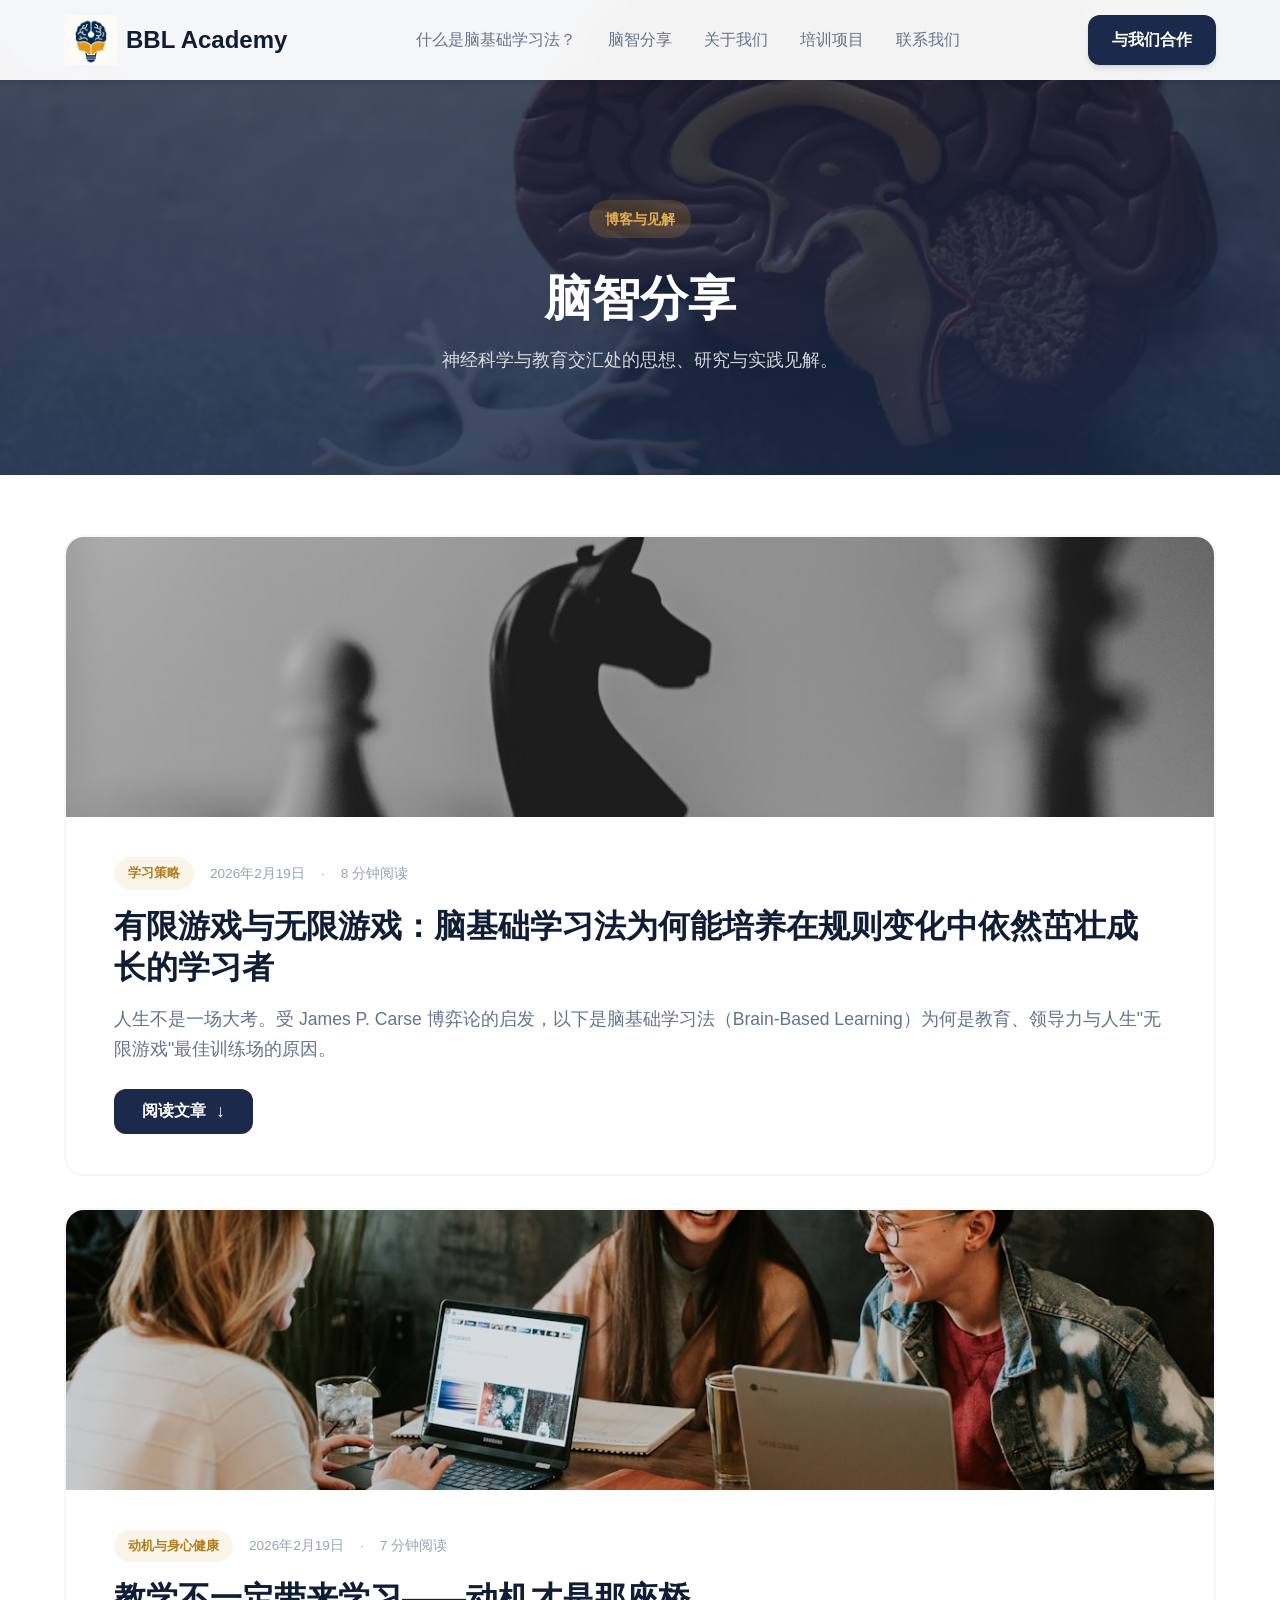
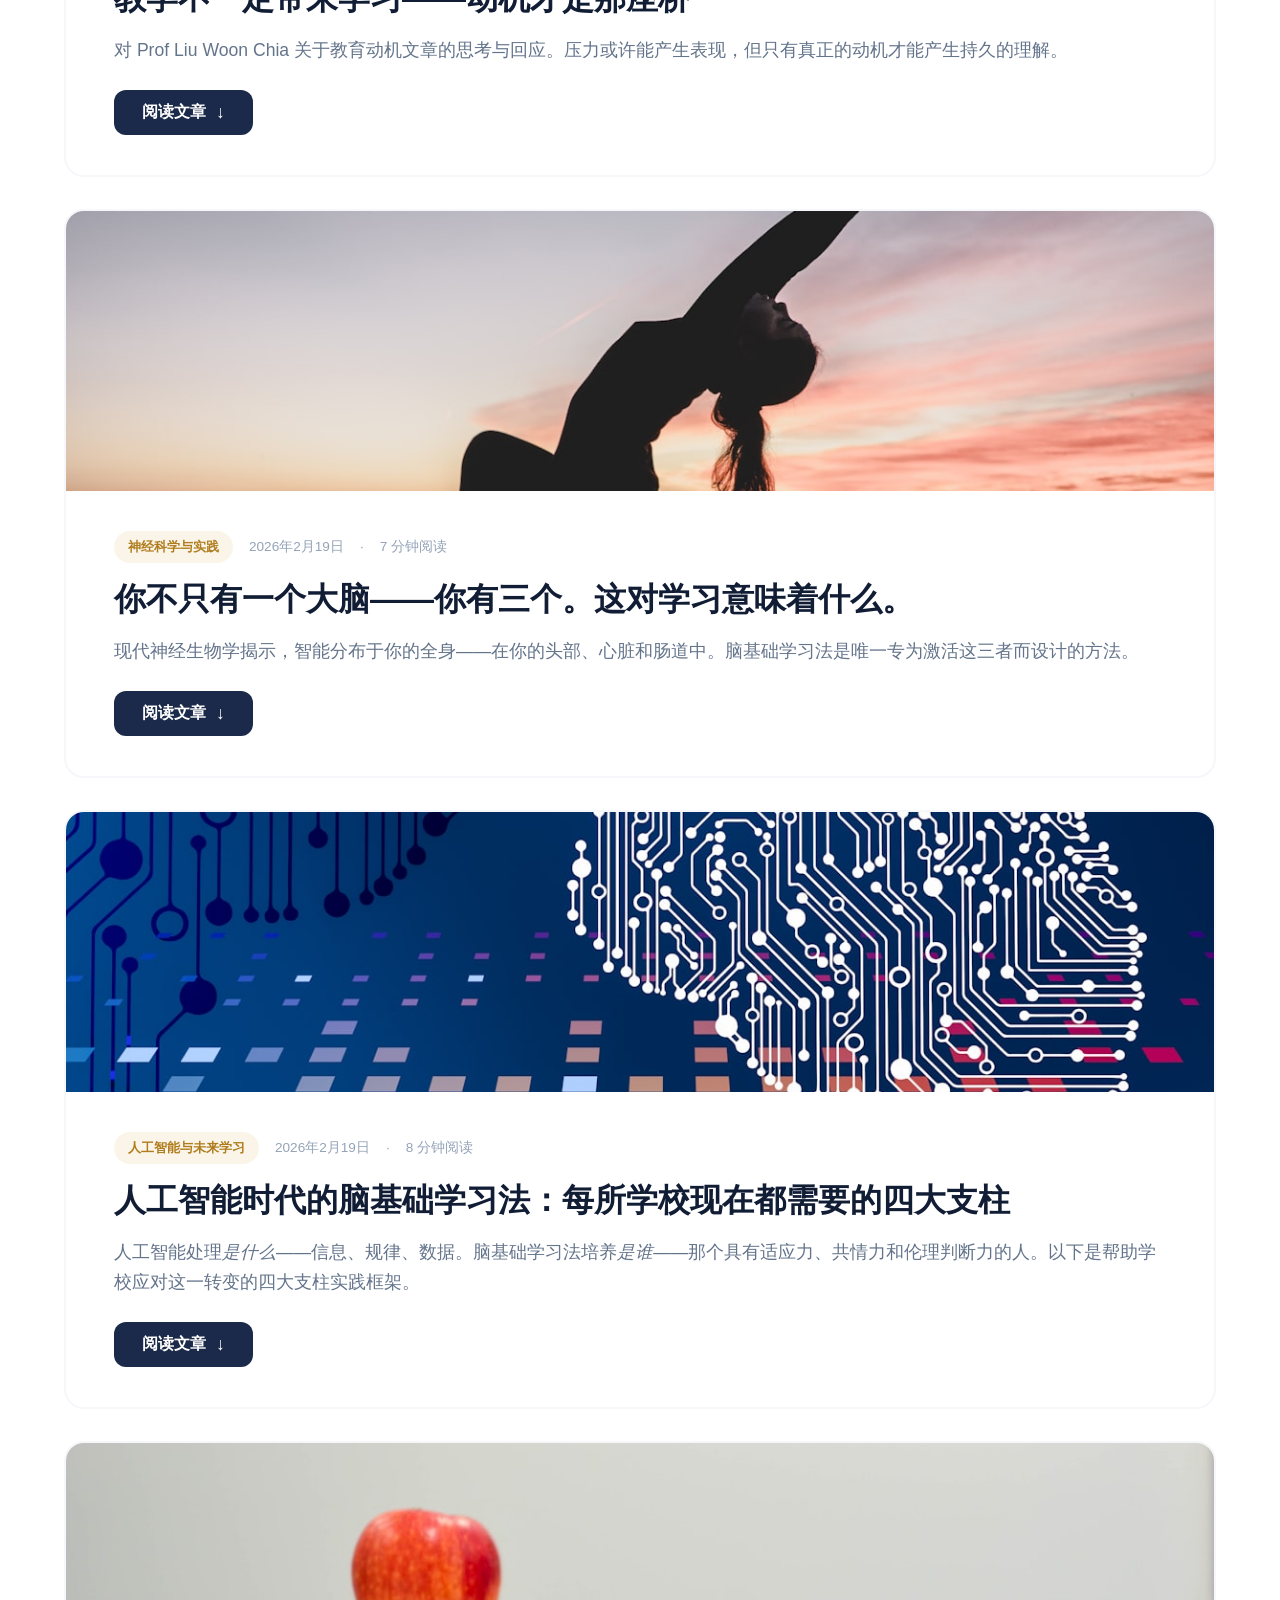
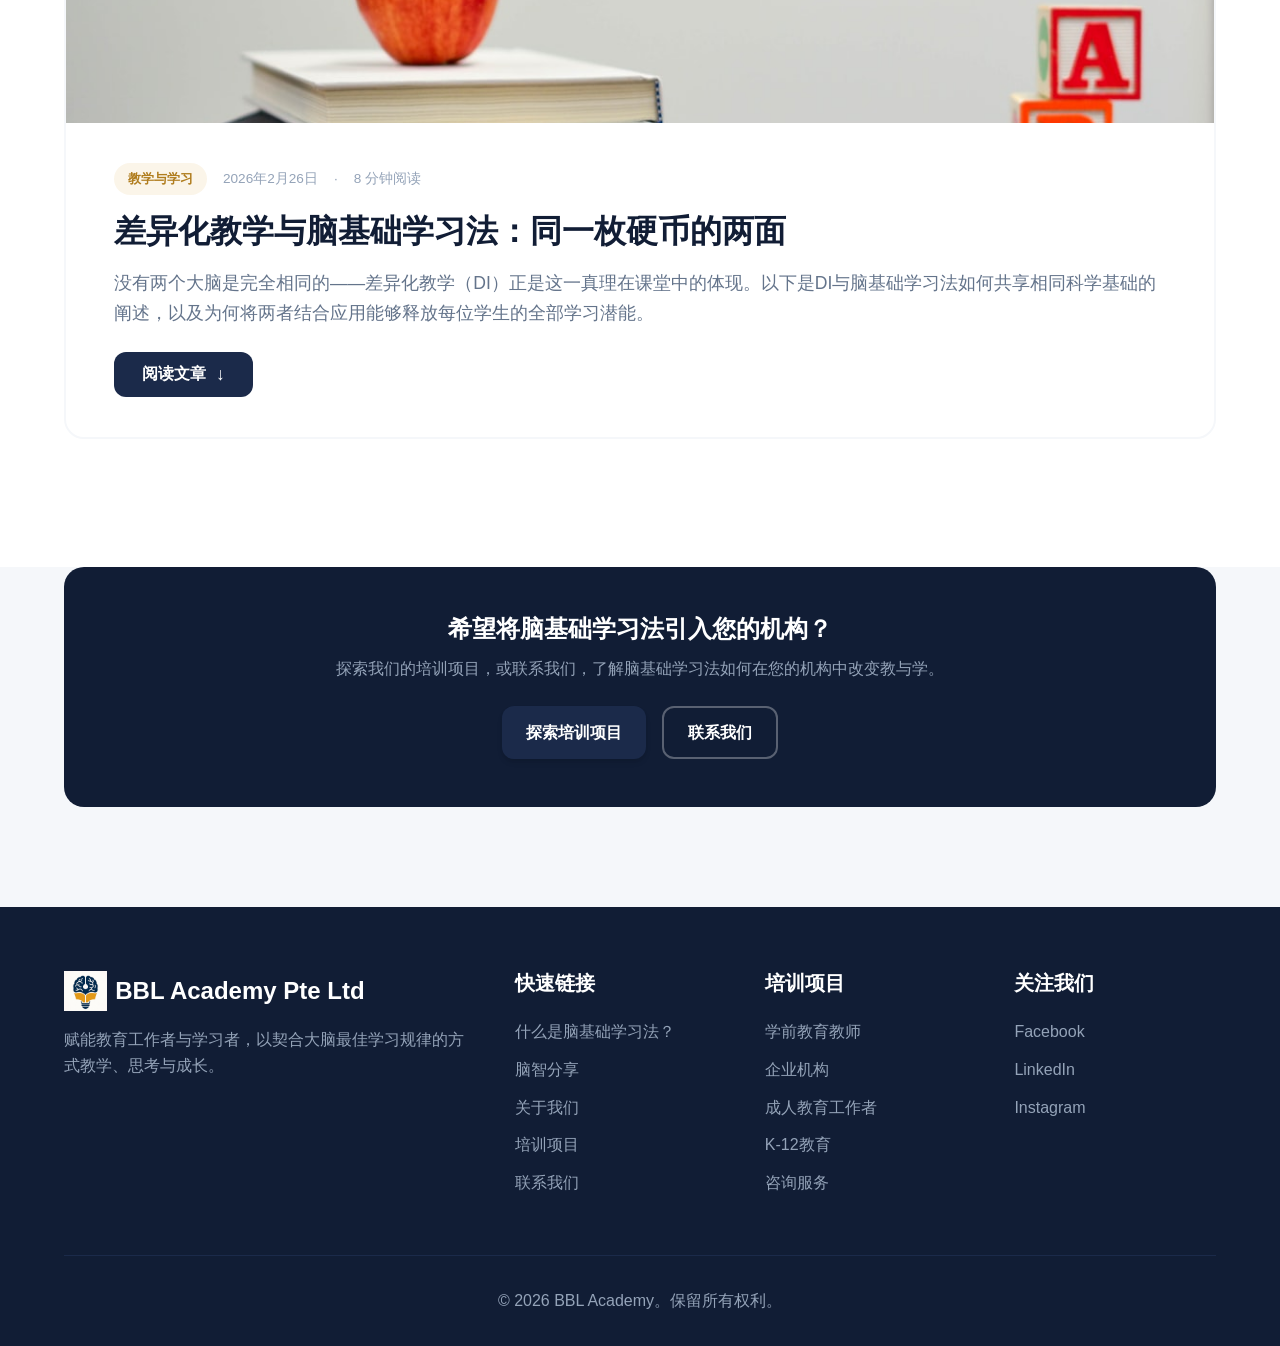
<file: brain-share.html>
<!DOCTYPE html>
<html lang="zh-CN">
<head>
    <meta charset="UTF-8">
    <meta name="viewport" content="width=device-width, initial-scale=1.0">
    <meta http-equiv="X-UA-Compatible" content="IE=edge">
    <meta name="referrer" content="strict-origin-when-cross-origin">
    <meta http-equiv="Content-Security-Policy" content="default-src 'self'; script-src 'self'; style-src 'self' 'unsafe-inline'; font-src 'self'; img-src 'self' data:; connect-src 'self' https://formspree.io; frame-ancestors 'none'; base-uri 'self'; form-action 'self' https://formspree.io; object-src 'none'">
    <meta http-equiv="X-Content-Type-Options" content="nosniff">
    <title>脑智分享 - BBL Academy</title>
    <link rel="icon" type="image/x-icon" href="favicon.ico">
    <link rel="icon" type="image/png" sizes="32x32" href="favicon-32x32.png">
    <link rel="icon" type="image/png" sizes="16x16" href="favicon-16x16.png">
    <link rel="apple-touch-icon" sizes="180x180" href="apple-touch-icon.png">
    <link rel="manifest" href="site.webmanifest">
    <link rel="stylesheet" href="styles.css">
</head>
<body>
    <header class="header">
        <nav class="nav container">
            <a href="index.html" class="logo">
                <img src="BBL Academy Logo.jpg" alt="BBL Academy" class="logo-img">
                <span class="logo-text">BBL Academy</span>
            </a>
            <ul class="nav-links">
                <li><a href="what-is-bbl.html">什么是脑基础学习法？</a></li>
                <li><a href="brain-share.html">脑智分享</a></li>
                <li><a href="about.html">关于我们</a></li>
                <li><a href="programmes.html">培训项目</a></li>
                <li><a href="contact.html">联系我们</a></li>
            </ul>
            <a href="contact.html" class="btn btn-primary">与我们合作</a>
            <button class="mobile-menu-btn" aria-label="切换菜单">
                <span></span>
                <span></span>
                <span></span>
            </button>
        </nav>
    </header>

    <main>
        <section class="page-hero blog-hero">
            <div class="blog-hero-image">
                <img src="images/blog-brain-connections.jpg" alt="大脑模型与神经元——神经科学与学习">
                <div class="blog-hero-overlay"></div>
            </div>
            <div class="container">
                <span class="section-tag">博客与见解</span>
                <h1>脑智分享</h1>
                <p class="hero-subtitle">神经科学与教育交汇处的思想、研究与实践见解。</p>
            </div>
        </section>

        <section class="blog-section">
            <div class="container">
                <div class="blog-list">

                    <!-- Blog Post 1 -->
                    <article class="blog-card" id="post-infinite-games">
                        <div class="blog-featured-image">
                            <img src="images/blog-chess-strategy.jpg" alt="国际象棋马棋子——战略思维与博弈论" loading="lazy">
                        </div>
                        <div class="blog-card-header">
                            <div class="blog-meta">
                                <span class="blog-category">学习策略</span>
                                <span class="blog-date">2026年2月19日</span>
                                <span class="blog-read-time">8 分钟阅读</span>
                            </div>
                            <h2 class="blog-title">有限游戏与无限游戏：脑基础学习法为何能培养在规则变化中依然茁壮成长的学习者</h2>
                            <p class="blog-excerpt">人生不是一场大考。受 James P. Carse 博弈论的启发，以下是脑基础学习法（Brain-Based Learning）为何是教育、领导力与人生"无限游戏"最佳训练场的原因。</p>
                            <button class="blog-expand-btn" aria-expanded="false" aria-controls="post-1-content">
                                <span class="expand-text">阅读文章</span>
                                <span class="expand-icon">&darr;</span>
                            </button>
                        </div>

                        <div class="blog-card-body" id="post-1-content" aria-hidden="true">
                            <div class="blog-content">

                                <h3>两种游戏</h3>
                                <p>James P. Carse 提出了一个深刻的观点：人生包含两种游戏 &mdash; <strong>有限游戏</strong>与<strong>无限游戏</strong>。</p>

                                <div class="blog-two-col">
                                    <div class="blog-col">
                                        <h4>有限游戏</h4>
                                        <ul>
                                            <li><strong>目的：</strong>取胜</li>
                                            <li><strong>规则：</strong>固定且已达成共识</li>
                                            <li><strong>参与者：</strong>已知且有限</li>
                                            <li><strong>时间：</strong>有人获胜时结束</li>
                                        </ul>
                                        <p class="blog-note">例如：考试、招标、季度KPI、体育比赛、晋升。</p>
                                        <p>有限游戏并非坏事 &mdash; 在需要清晰度、公平性和可衡量绩效的情境下，它们非常有用。</p>
                                    </div>
                                    <div class="blog-col">
                                        <h4>无限游戏</h4>
                                        <ul>
                                            <li><strong>目的：</strong>持续参与</li>
                                            <li><strong>规则：</strong>可适应 &mdash; 不断演变</li>
                                            <li><strong>参与者：</strong>不断变化</li>
                                            <li><strong>时间：</strong>没有终点</li>
                                        </ul>
                                        <p class="blog-note">例如：养育子女、建立声誉、科学进步、教育、领导力、创新。</p>
                                        <p>成功的标志是韧性、信任、学习速度、相关性，以及重新定义目标的能力。</p>
                                    </div>
                                </div>

                                <div class="highlight-box">
                                    <h3>关键转变</h3>
                                    <p>在无限游戏中，"获胜"可能成为一个陷阱，因为它会让你变得脆弱。问题从<em>"我如何击败他人？"</em>转变为<em>"我们如何随着时间的推移保持活力、适应性和意义？"</em></p>
                                </div>

                                <h3>强大无限游戏参与者的7种思维方式</h3>
                                <div class="blog-numbered-list">
                                    <div class="blog-numbered-item">
                                        <span class="blog-number">1</span>
                                        <div>
                                            <strong>长远眼光 + 快速实验</strong>
                                            <p>方向稳健，迭代迅速。</p>
                                        </div>
                                    </div>
                                    <div class="blog-numbered-item">
                                        <span class="blog-number">2</span>
                                        <div>
                                            <strong>身份认同以价值观为锚，而非结果</strong>
                                            <p>结果很重要，但它不定义你。</p>
                                        </div>
                                    </div>
                                    <div class="blog-numbered-item">
                                        <span class="blog-number">3</span>
                                        <div>
                                            <strong>在不确定性中适应</strong>
                                            <p>对波动性、不确定性、复杂性和模糊性保持从容。</p>
                                        </div>
                                    </div>
                                    <div class="blog-numbered-item">
                                        <span class="blog-number">4</span>
                                        <div>
                                            <strong>关系与信任作为战略资产</strong>
                                            <p>人际网络比产品更持久。</p>
                                        </div>
                                    </div>
                                    <div class="blog-numbered-item">
                                        <span class="blog-number">5</span>
                                        <div>
                                            <strong>学习作为一种生命态度</strong>
                                            <p>好奇心、反思、元认知。</p>
                                        </div>
                                    </div>
                                    <div class="blog-numbered-item">
                                        <span class="blog-number">6</span>
                                        <div>
                                            <strong>自我更新的能力</strong>
                                            <p>休息、情绪调节、恢复、再学习。</p>
                                        </div>
                                    </div>
                                    <div class="blog-numbered-item">
                                        <span class="blog-number">7</span>
                                        <div>
                                            <strong>意义建构</strong>
                                            <p>目的感驱动坚持不懈。</p>
                                        </div>
                                    </div>
                                </div>

                                <h3>脑基础学习法为何完美契合无限游戏能力培养</h3>
                                <p>无限游戏需要能够承受不确定性、复杂性、挫折和规则变化的大脑状态与习惯。脑基础学习法（BBL）是一种有意识地培养这些能力的设计方法 &mdash; 因为它与大脑最佳学习方式相契合。</p>

                                <div class="blog-insight-card">
                                    <div class="blog-insight-number">01</div>
                                    <div class="blog-insight-content">
                                        <h4>从"表现大脑"到"学习大脑"</h4>
                                        <p>无限游戏奖励的是学习速度，而非静态才能。脑基础学习法培育一种以成长为导向的神经认知循环：</p>
                                        <ul>
                                            <li><strong>低威胁 + 高挑战</strong> &rarr; 大脑保持开放，乐于探索</li>
                                            <li><strong>频繁反馈</strong> &rarr; 强化学习神经通路</li>
                                            <li><strong>反思</strong> &rarr; 建立元认知（"我是如何思考的？"）</li>
                                        </ul>
                                        <p class="blog-shift"><strong>实践转变：</strong>用迭代文化取代"唯一正确答案文化" &mdash; 原型、测试、改进。对思维过程而非仅对输出结果进行评分。</p>
                                    </div>
                                </div>

                                <div class="blog-insight-card">
                                    <div class="blog-insight-number">02</div>
                                    <div class="blog-insight-content">
                                        <h4>情绪调节：长远博弈的燃料</h4>
                                        <p>没有情绪调节，人们会退回到短期的有限博弈。脑基础学习法整合了：</p>
                                        <ul>
                                            <li>归属感与心理安全</li>
                                            <li>压力管理策略（呼吸、运动、休息、情绪命名）</li>
                                            <li>积极情绪 + 意义感（多巴胺与注意力）</li>
                                        </ul>
                                        <p class="blog-shift"><strong>成效：</strong>"持久力" &mdash; 在不确定中保持冷静专注。</p>
                                    </div>
                                </div>

                                <div class="blog-insight-card">
                                    <div class="blog-insight-number">03</div>
                                    <div class="blog-insight-content">
                                        <h4>规律识别 + 意义建构：看见系统，而非仅看见任务</h4>
                                        <p>大脑天然寻求规律；脑基础学习法通过以下方式加以利用：</p>
                                        <ul>
                                            <li><strong>系统思维：</strong>因果回路、二阶效应、意外后果</li>
                                            <li><strong>宏观与细节的循环切换：</strong>放大到意义，聚焦到行动</li>
                                            <li><strong>交错学习：</strong>混合概念以建立灵活的迁移能力</li>
                                        </ul>
                                        <p class="blog-shift"><strong>成效：</strong>学习者成为意义建构者 &mdash; 而不仅仅是问题解决者。</p>
                                    </div>
                                </div>

                                <div class="blog-insight-card">
                                    <div class="blog-insight-number">04</div>
                                    <div class="blog-insight-content">
                                        <h4>注意力训练与认知灵活性</h4>
                                        <p>无限游戏需要在探索与执行、深度工作与协作、坚定信念与开放心态之间灵活切换。脑基础学习法通过以下方式支持这一能力：</p>
                                        <ul>
                                            <li>注意力周期（短暂专注爆发 + 恢复）</li>
                                            <li>新奇感与选择以维持投入</li>
                                            <li>多感官学习以强化编码</li>
                                            <li>检索练习以实现持久学习</li>
                                        </ul>
                                    </div>
                                </div>

                                <div class="blog-insight-card">
                                    <div class="blog-insight-number">05</div>
                                    <div class="blog-insight-content">
                                        <h4>社交大脑：信任、共情与协作</h4>
                                        <p>无限游戏是与他人跨越时间共同进行的。"社交大脑"是竞争优势所在。关键的脑基础学习法实践：</p>
                                        <ul>
                                            <li>结构化对话（倾听 &rarr; 释义 &rarr; 提问 &rarr; 建构）</li>
                                            <li>换位思考常规</li>
                                            <li>合作解决问题</li>
                                            <li>同伴教学（强效巩固）</li>
                                        </ul>
                                        <p class="blog-shift"><strong>成效：</strong>学习者积累关系资本 &mdash; 这是长期影响力的关键。</p>
                                    </div>
                                </div>

                                <div class="blog-insight-card">
                                    <div class="blog-insight-number">06</div>
                                    <div class="blog-insight-content">
                                        <h4>身份认同、目的感与能动性</h4>
                                        <p>无限游戏的参与者被一种超越情绪与挫折的目的感所指引。脑基础学习法通过以下方式强化能动性：</p>
                                        <ul>
                                            <li>支持自主的学习（选择、声音、自我导向）</li>
                                            <li>精熟路径（清晰的进阶历程）</li>
                                            <li>贡献（真实受众、真实影响）</li>
                                            <li>对价值观的反思（"我正在成为什么样的人？"）</li>
                                        </ul>
                                        <p class="blog-shift"><strong>成效：</strong>内在动机——远比奖励更持久。</p>
                                    </div>
                                </div>

                                <h3>实践框架：培养无限游戏参与者</h3>
                                <p>无论你在设计学校课程、素质教育还是领导力培训，以下是将其付诸实践的方法。</p>

                                <h4>8个无限游戏习惯</h4>
                                <div class="blog-habits-grid">
                                    <div class="blog-habit">
                                        <span class="blog-habit-icon">🔄</span>
                                        <span>学习-改进-重复</span>
                                    </div>
                                    <div class="blog-habit">
                                        <span class="blog-habit-icon">🧘</span>
                                        <span>压力下的沉着</span>
                                    </div>
                                    <div class="blog-habit">
                                        <span class="blog-habit-icon">🔍</span>
                                        <span>系统视角</span>
                                    </div>
                                    <div class="blog-habit">
                                        <span class="blog-habit-icon">❓</span>
                                        <span>好奇心 + 提问质量</span>
                                    </div>
                                    <div class="blog-habit">
                                        <span class="blog-habit-icon">🤝</span>
                                        <span>协作 + 信任</span>
                                    </div>
                                    <div class="blog-habit">
                                        <span class="blog-habit-icon">🧭</span>
                                        <span>价值观导向的决策</span>
                                    </div>
                                    <div class="blog-habit">
                                        <span class="blog-habit-icon">💚</span>
                                        <span>自我更新的纪律</span>
                                    </div>
                                    <div class="blog-habit">
                                        <span class="blog-habit-icon">🎯</span>
                                        <span>意义建构</span>
                                    </div>
                                </div>

                                <h4>脑基础学习法设计模式（每周循环）</h4>
                                <div class="blog-design-pattern">
                                    <div class="blog-pattern-step">
                                        <div class="pattern-step-header">
                                            <span class="pattern-step-num">1</span>
                                            <span class="pattern-step-label">启动</span>
                                            <span class="pattern-step-time">5 分钟</span>
                                        </div>
                                        <p>目的 + 相关性 + 情绪基调 &mdash; "这从长远来看为何重要？"</p>
                                    </div>
                                    <div class="blog-pattern-step">
                                        <div class="pattern-step-header">
                                            <span class="pattern-step-num">2</span>
                                            <span class="pattern-step-label">体验</span>
                                            <span class="pattern-step-time">15&ndash;25 分钟</span>
                                        </div>
                                        <p>案例、模拟、两难情境或真实世界的复杂问题。</p>
                                    </div>
                                    <div class="blog-pattern-step">
                                        <div class="pattern-step-header">
                                            <span class="pattern-step-num">3</span>
                                            <span class="pattern-step-label">建构意义</span>
                                            <span class="pattern-step-time">15 分钟</span>
                                        </div>
                                        <p>概念图 + 规律识别 + 系统图。</p>
                                    </div>
                                    <div class="blog-pattern-step">
                                        <div class="pattern-step-header">
                                            <span class="pattern-step-num">4</span>
                                            <span class="pattern-step-label">练习</span>
                                            <span class="pattern-step-time">20 分钟</span>
                                        </div>
                                        <p>在团队中应用；带着反馈进行迭代。</p>
                                    </div>
                                    <div class="blog-pattern-step">
                                        <div class="pattern-step-header">
                                            <span class="pattern-step-num">5</span>
                                            <span class="pattern-step-label">反思</span>
                                            <span class="pattern-step-time">10 分钟</span>
                                        </div>
                                        <p>元认知日志 &mdash; "我的思维发生了什么变化？"</p>
                                    </div>
                                    <div class="blog-pattern-step">
                                        <div class="pattern-step-header">
                                            <span class="pattern-step-num">6</span>
                                            <span class="pattern-step-label">迁移</span>
                                            <span class="pattern-step-time">5 分钟</span>
                                        </div>
                                        <p>"下周我还可以在哪里运用这个？"</p>
                                    </div>
                                </div>

                                <h4>"无限游戏"标志性学习任务</h4>
                                <div class="blog-tasks-grid">
                                    <div class="blog-task-card">
                                        <h5>两难情境实验室</h5>
                                        <p>没有完美答案 &mdash; 学生必须为权衡取舍提供理由。</p>
                                    </div>
                                    <div class="blog-task-card">
                                        <h5>约束条件不断变化的长期项目</h5>
                                        <p>规则在中途演变，就像生活一样。</p>
                                    </div>
                                    <div class="blog-task-card">
                                        <h5>成长记录档案</h5>
                                        <p>追踪数年来的成长 &mdash; 身份认同 + 反思。</p>
                                    </div>
                                    <div class="blog-task-card">
                                        <h5>社区影响挑战</h5>
                                        <p>衡量信任、可持续性和利益相关者价值 &mdash; 而不仅仅是速度。</p>
                                    </div>
                                </div>

                                <h3>应当停止的做法：教育中的有限游戏陷阱</h3>
                                <p>如果你的目标是培养无限游戏能力，请谨慎对待对以下做法的过度依赖：</p>
                                <ul class="styled-list">
                                    <li>以单次机会的高风险考试作为主要评判信号</li>
                                    <li>完美主义和基于恐惧的服从</li>
                                    <li>以狭隘的排名作为主要激励手段</li>
                                    <li>只教"确定性"，而不教"如何在不确定中思考"</li>
                                </ul>
                                <p>你仍然可以保留有限游戏（考试、竞赛）&mdash; 但要将其视为<strong>训练演习</strong>，而非成功的定义。</p>

                                <div class="highlight-box blog-takeaway">
                                    <h3>核心要点</h3>
                                    <p><strong>有限游戏问：</strong>"我如何取胜？"</p>
                                    <p><strong>无限游戏问：</strong>"无论规则如何改变，我如何持续学习、持续贡献、保持价值？"</p>
                                    <p>脑基础学习法不仅仅是为学生准备下一次考试。它培育的是他们在一个永不停止变化的世界中茁壮成长所需的神经习惯、情感韧性和适应性思维。</p>
                                </div>

                            </div>
                        </div>
                    </article>

                    <!-- Blog Post 2 -->
                    <article class="blog-card" id="post-motivation">
                        <div class="blog-featured-image">
                            <img src="images/blog-motivation-learning.jpg" alt="学生们快乐地合作学习" loading="lazy">
                        </div>
                        <div class="blog-card-header">
                            <div class="blog-meta">
                                <span class="blog-category">动机与身心健康</span>
                                <span class="blog-date">2026年2月19日</span>
                                <span class="blog-read-time">7 分钟阅读</span>
                            </div>
                            <h2 class="blog-title">教学不一定带来学习——动机才是那座桥</h2>
                            <p class="blog-excerpt">对 Prof Liu Woon Chia 关于教育动机文章的思考与回应。压力或许能产生表现，但只有真正的动机才能产生持久的理解。</p>
                            <button class="blog-expand-btn" aria-expanded="false" aria-controls="post-2-content">
                                <span class="expand-text">阅读文章</span>
                                <span class="expand-icon">&darr;</span>
                            </button>
                        </div>

                        <div class="blog-card-body" id="post-2-content" aria-hidden="true">
                            <div class="blog-content">

                                <div class="blog-reflection-banner">
                                    <span class="blog-reflection-icon">💡</span>
                                    <p>本文是 BBL Academy 对 Prof Liu Woon Chia 文章 <em>"Motivation in Teaching and Learning"</em>（《教学与学习中的动机》）的思考与回应，该文发表于 <em>School for Humans</em> 系列。Prof Liu 是新加坡南洋理工大学NIE国立教育学院院长，以及NIE教育动机研究实验室（MERL）的联合创始人。</p>
                                </div>

                                <h3>教学不会自动引发学习</h3>
                                <p>有一个经典的查理·布朗时刻：查理自豪地宣称他已经教会了他的狗史努比吹口哨——然后承认，虽然他教了，但他从没说史努比学会了。这听起来很荒谬，但这个区别是真实的。</p>
                                <p>Prof Liu 回忆起站在40名初三男生面前，自信地觉得课上得很顺利——直到他们客气但直白地告诉她：<em>"老师，完全听不懂。"</em>他们什么都没理解。那一刻的谦逊让她领悟了两个真理，这两个真理至今仍塑造着她的工作：<strong>教学不能确保学习已经发生</strong>，以及<strong>学习离不开动机</strong>。</p>
                                <p>教学与理解之间的鸿沟，正是教育成败的关键所在。动机是连接两者的那座桥。</p>

                                <div class="highlight-box">
                                    <h3>核心理念</h3>
                                    <p>当三种心理需求得到满足时，学生的学习最为有力：<strong>自主性</strong>（选择感）、<strong>能力感</strong>（不断精熟的感受）和<strong>归属感</strong>（融入感）。当这三者同时存在时，内在动机便会生长——随之而来的，是真正理解所需的坚持。</p>
                                </div>

                                <h3>为何压力带来的是表现，而非理解</h3>
                                <p>压力可以产生短期结果。但当学生持续感到被评判时，他们可能表现出顺从，却并未真正理解。顺从不等于理解。</p>
                                <p>从脑科学的角度来看，原因十分清晰。当学生感受到威胁——害怕被嘲笑、害怕失败、害怕被贴上"弱"的标签——大脑就会切换到自我保护模式。好奇心关闭了。学习者变得不愿意尝试困难的任务，也更难以在脑中保持复杂的想法。</p>

                                <div class="blog-two-col">
                                    <div class="blog-col">
                                        <h4>在威胁下，大脑……</h4>
                                        <ul>
                                            <li>将注意力收窄至生存</li>
                                            <li>关闭好奇心</li>
                                            <li>回避风险与努力</li>
                                            <li>为顺从而学，而非为意义而学</li>
                                        </ul>
                                    </div>
                                    <div class="blog-col">
                                        <h4>在心理安全时，大脑……</h4>
                                        <ul>
                                            <li>保持开放，乐于探索</li>
                                            <li>容忍富有成效的挣扎</li>
                                            <li>尝试困难的任务</li>
                                            <li>建构持久的理解</li>
                                        </ul>
                                    </div>
                                </div>

                                <p>这就是为什么心理安全的课堂并不"软弱"。它们是学生能够进行深度思考的条件。一个被允许犯错的学生，才是一个敢于尝试的学生——而尝试，正是通往学习的大门。</p>

                                <h3>动机依靠进步运转，而非惩罚</h3>
                                <p>大脑的奖励系统对进步反应强烈——不仅是当我们成功时，还包括当我们<em>预期</em>成功并察觉到自己在进步时。这是教育者所说的<strong>富有成效的挣扎</strong>的神经学基础：任务具有挑战性，但在支持下仍可完成。</p>
                                <p>相反的情况是"完全听不懂"的体验。当学生一再感到迷失，他们不只是感到失望——他们开始觉得学习是毫无意义的努力。注意力下降，努力下降，老师可能以更多压力作为回应，进一步加速脱离感。</p>

                                <div class="blog-insight-card">
                                    <div class="blog-insight-number">↑</div>
                                    <div class="blog-insight-content">
                                        <h4>为进步而设计</h4>
                                        <p>如果我们想要韧性，就必须将学习设计为让学生能够一步一步体验进步的过程。将复杂技能分解为可见的里程碑。给予强调成长而非仅仅正确性的反馈。让"我在进步"的感觉真实可及。</p>
                                    </div>
                                </div>

                                <h3>注意力是一个设计挑战，而非道德缺陷</h3>
                                <p>许多学生现在生活在持续刺激和快速切换的环境中。如果我们只是告诉他们"更努力地专注"，那我们就误解了问题所在。</p>
                                <p>持续的注意力至关重要，因为学习涉及大脑中连接的建立与强化。这种强化需要时间、投入，以及与想法的反复有意义的接触。动机是维持这种注意力的引擎。</p>
                                <p>这令人不安却也令人释怀的含义是：问题不仅仅是<em>"我们如何让学生集中注意力？"</em>，也是<em>"我们如何设计值得被关注的学习？"</em></p>
                                <p>围绕探究、问题解决和真实世界应用构建的课程，比以回避惩罚为目的设计的课程更能可靠地吸引注意力。</p>

                                <h3>社交大脑：归属感不是可选项</h3>
                                <p>学生投入学习，不是因为评估规范写得完美。他们投入，是因为他们感到被老师看见、被同伴支持，以及在承担智识风险时是安全的。</p>
                                <p>Prof Liu 提到两位在她困难时期"拯救"了她动机的老师——她的化学老师实际上在说<em>"我仍然相信你"</em>，以及她的体育老师让每一位学生都感到足够被重视而敢于梦想。他们的信念并非建立在成绩之上，而是建立在对学生潜能的坚定信念之上。</p>

                                <div class="blog-insight-card">
                                    <div class="blog-insight-number">🤝</div>
                                    <div class="blog-insight-content">
                                        <h4>关系让严格成为可能</h4>
                                        <p>关系不是严格的对立面。当学生感到归属时，他们更愿意提问、袒露困惑、尝试困难的工作，并修正自己的思维。归属感——被了解、被重视、被接纳——不是感性的语言，而是实用的教学法。</p>
                                    </div>
                                </div>

                                <h3>自主性不是放纵——而是主人翁意识</h3>
                                <p>学习中的自主性关乎主人翁意识：学生对如何完成任务、探索哪些示例或如何展示掌握程度拥有一定的能动性。即使是小小的选择也很重要。选择将学习从对学生所做的事情，转变为由学生所做的事情。</p>
                                <p>讽刺的是，系统往往试图通过增加控制来激励——更多惩罚、更多监控、更多压力。然而过度的控制会适得其反，减少主人翁意识，削弱我们需要培育的内在动机。</p>

                                <h3>在实践中是什么样的</h3>
                                <p>满足学生对自主性、能力感和归属感的需求，不是"锦上添花"，而是大脑学习的方式。以下是五个实践转变：</p>

                                <div class="blog-numbered-list">
                                    <div class="blog-numbered-item">
                                        <span class="blog-number">1</span>
                                        <div>
                                            <strong>减少威胁，增加安全</strong>
                                            <p>建立可预期的常规，以联结开始，将错误正常化为学习的一部分——而非失败的证明。</p>
                                        </div>
                                    </div>
                                    <div class="blog-numbered-item">
                                        <span class="blog-number">2</span>
                                        <div>
                                            <strong>为进步而设计</strong>
                                            <p>将复杂技能分解为可见的里程碑。给予强调成长的反馈。让"我在进步"的感觉真实可及。</p>
                                        </div>
                                    </div>
                                    <div class="blog-numbered-item">
                                        <span class="blog-number">3</span>
                                        <div>
                                            <strong>激活社交大脑</strong>
                                            <p>运用结构化协作，让每位学生都参与，没有人被忽视。</p>
                                        </div>
                                    </div>
                                    <div class="blog-numbered-item">
                                        <span class="blog-number">4</span>
                                        <div>
                                            <strong>在边界内建立自主性</strong>
                                            <p>在主题、方式或任务顺序上提供选择，同时保持学习目标清晰。</p>
                                        </div>
                                    </div>
                                    <div class="blog-numbered-item">
                                        <span class="blog-number">5</span>
                                        <div>
                                            <strong>让思维可见</strong>
                                            <p>运用讨论、概念图和反思，让学生将推理外化——并庆祝真正的"顿悟"时刻。</p>
                                        </div>
                                    </div>
                                </div>

                                <p>这些做法并不降低标准。做得好的话，它会提高更多学生达到高标准的可能性——不是通过恐惧，而是通过能力感。</p>

                                <div class="highlight-box blog-takeaway">
                                    <h3>核心要点</h3>
                                    <p>我们可以通过压力让学生表现出来。但如果我们想要持久的理解——能够在考试之外迁移的学习——我们必须建立让学生感到安全、有能力、有连结的课堂。</p>
                                    <p>这不是对卓越的退让。这是通往卓越最直接的路径。</p>
                                    <p>在任何时代，教师最强大的工具始终不变：一种能够唤醒学习意愿的人性存在。</p>
                                </div>

                            </div>
                        </div>
                    </article>

                    <!-- Blog Post 3 -->
                    <article class="blog-card" id="post-three-brains">
                        <div class="blog-featured-image">
                            <img src="images/blog-three-brains.jpg" alt="日落时分做瑜伽姿势的人影——身心具身学习" loading="lazy">
                        </div>
                        <div class="blog-card-header">
                            <div class="blog-meta">
                                <span class="blog-category">神经科学与实践</span>
                                <span class="blog-date">2026年2月19日</span>
                                <span class="blog-read-time">7 分钟阅读</span>
                            </div>
                            <h2 class="blog-title">你不只有一个大脑——你有三个。这对学习意味着什么。</h2>
                            <p class="blog-excerpt">现代神经生物学揭示，智能分布于你的全身——在你的头部、心脏和肠道中。脑基础学习法是唯一专为激活这三者而设计的方法。</p>
                            <button class="blog-expand-btn" aria-expanded="false" aria-controls="post-3-content">
                                <span class="expand-text">阅读文章</span>
                                <span class="expand-icon">&darr;</span>
                            </button>
                        </div>

                        <div class="blog-card-body" id="post-3-content" aria-hidden="true">
                            <div class="blog-content">

                                <h3>智能不只存在于你的头脑中</h3>
                                <p>我们大多数人被教导将学习视为纯粹的心理活动——发生在两耳之间的事情。但现代神经生物学讲述了一个更丰富的故事。</p>
                                <p>受 Dr. Stephen Porges（多迷走神经理论）和 Dr. Michael Gershon（肠神经科学）研究的支持，<strong>三脑模型</strong>提出我们拥有三个主要的神经中心，它们各自处理信息、塑造我们的存在状态，并直接影响我们的学习方式。它们处于持续的对话之中——当它们协调一致时，学习更深入、更有意义、更令人难忘。</p>

                                <div class="blog-three-brains-grid">
                                    <div class="blog-brain-card blog-brain-head">
                                        <div class="blog-brain-icon">🧠</div>
                                        <h4>头脑</h4>
                                        <p class="blog-brain-subtitle">认知智能</p>
                                        <p>逻辑、语言、分析、规划和抽象思维。这是我们传统上与学习相关联的大脑。</p>
                                        <p class="blog-brain-language"><strong>语言：</strong>思想、语言、概念、图像</p>
                                    </div>
                                    <div class="blog-brain-card blog-brain-heart">
                                        <div class="blog-brain-icon">❤️</div>
                                        <h4>心脑</h4>
                                        <p class="blog-brain-subtitle">情感与关系智能</p>
                                        <p>心脏含有约40,000个感觉神经元。它通过迷走神经调控情绪、共情、社会连结以及我们的安全感。</p>
                                        <p class="blog-brain-language"><strong>语言：</strong>感受、情绪、连结、关怀、节律</p>
                                    </div>
                                    <div class="blog-brain-card blog-brain-gut">
                                        <div class="blog-brain-icon">🌀</div>
                                        <h4>肠脑</h4>
                                        <p class="blog-brain-subtitle">本能与具身智能</p>
                                        <p>肠神经系统拥有逾1亿个神经元。它驱动内脏感受、直觉、本能反应，以及我们对身份认同和安全感最深层的体验。</p>
                                        <p class="blog-brain-language"><strong>语言：</strong>感觉、本能、"直觉"、具身知晓</p>
                                    </div>
                                </div>

                                <div class="highlight-box">
                                    <h3>关键洞见</h3>
                                    <p>这三个大脑通过迷走神经和神经化学通路进行持续的<strong>双向交流</strong>。一个恐惧的想法（头脑）可以触发焦虑（心脑）和胃部的不适（肠脑）。反向亦然：一种直觉可以塑造你的情绪状态，进而开启或关闭你清晰思考的能力。</p>
                                </div>

                                <h3>为何传统教育只触及一个大脑</h3>
                                <p>传统学校教育绝大多数以头脑为目标——事实、概念、分析、考试。这并非错误，但并不完整。</p>
                                <p>当学生感到焦虑（心脑承压）或感到身体不安全、心神不宁（肠脑处于警觉状态）时，头脑无法发挥最佳水平。恐惧和羞耻不只是让人感觉糟糕——它们实际上会抑制高阶认知功能。你无法靠思考来平静。神经系统必须优先得到照顾。</p>
                                <p>以此模型为指引的脑基础学习法（BBL），旨在创造<strong>整合性学习体验</strong>，激活、发展并协调三个中心。以下是具体做法。</p>

                                <h3>发展头脑</h3>
                                <div class="blog-numbered-list">
                                    <div class="blog-numbered-item">
                                        <span class="blog-number">🧠</span>
                                        <div>
                                            <strong>挑战与新奇</strong>
                                            <p>最佳挑战性与新奇的内容刺激神经可塑性。太简单=无聊。太难=关闭。甜蜜点驱动成长。</p>
                                        </div>
                                    </div>
                                    <div class="blog-numbered-item">
                                        <span class="blog-number">🧠</span>
                                        <div>
                                            <strong>间隔重复与检索练习</strong>
                                            <p>低风险测验和随时间复习材料，比填鸭式学习更能强化记忆通路。</p>
                                        </div>
                                    </div>
                                    <div class="blog-numbered-item">
                                        <span class="blog-number">🧠</span>
                                        <div>
                                            <strong>元认知</strong>
                                            <p>教导学生思考自己的思维——计划、监控和评估自己的策略——是回报最高的学习技能之一。</p>
                                        </div>
                                    </div>
                                    <div class="blog-numbered-item">
                                        <span class="blog-number">🧠</span>
                                        <div>
                                            <strong>概念图与叙事</strong>
                                            <p>以逻辑和叙事方式组织信息，帮助大脑处理、连结和回忆——而不仅仅是储存。</p>
                                        </div>
                                    </div>
                                </div>

                                <h3>发展心脑</h3>
                                <div class="blog-numbered-list">
                                    <div class="blog-numbered-item">
                                        <span class="blog-number">❤️</span>
                                        <div>
                                            <strong>心理安全优先</strong>
                                            <p>这是基础。当学生感到安全和被尊重时，心脑是平静的（高迷走神经张力），这允许头脑发挥最佳功能。恐惧和羞耻会关闭高阶思维。</p>
                                        </div>
                                    </div>
                                    <div class="blog-numbered-item">
                                        <span class="blog-number">❤️</span>
                                        <div>
                                            <strong>协作学习</strong>
                                            <p>小组项目、同伴教学和结构化讨论直接激活社交智能、共情和沟通——心脑的天然领域。</p>
                                        </div>
                                    </div>
                                    <div class="blog-numbered-item">
                                        <span class="blog-number">❤️</span>
                                        <div>
                                            <strong>情绪检视与正念</strong>
                                            <p>在课程开始时进行简短的情绪温度检测，或一分钟的专注呼吸，帮助学生调节状态，为心脑投入学习做好准备。</p>
                                        </div>
                                    </div>
                                    <div class="blog-numbered-item">
                                        <span class="blog-number">❤️</span>
                                        <div>
                                            <strong>相关性与目的感</strong>
                                            <p>将内容与学生的生活和价值观相连结——"这对我和我的社区为何重要？"——激活心脑对意义的需求。</p>
                                        </div>
                                    </div>
                                </div>

                                <h3>发展肠脑</h3>
                                <div class="blog-numbered-list">
                                    <div class="blog-numbered-item">
                                        <span class="blog-number">🌀</span>
                                        <div>
                                            <strong>运动与具身学习</strong>
                                            <p>拉伸、大脑休息、角色扮演和构建实物模型，将学习锚定在感觉中。肠脑通过行动和感受来学习——而不仅仅是聆听。</p>
                                        </div>
                                    </div>
                                    <div class="blog-numbered-item">
                                        <span class="blog-number">🌀</span>
                                        <div>
                                            <strong>直觉与孵化</strong>
                                            <p>开放性问题和"睡一觉再想"的时间，尊重肠脑的直觉处理过程，它通常在课间无意识地工作。</p>
                                        </div>
                                    </div>
                                    <div class="blog-numbered-item">
                                        <span class="blog-number">🌀</span>
                                        <div>
                                            <strong>安全、滋养的环境</strong>
                                            <p>肠脑关注身体安全与滋养。补水、休息、身体舒适和温馨的空间直接影响学习准备状态。</p>
                                        </div>
                                    </div>
                                    <div class="blog-numbered-item">
                                        <span class="blog-number">🌀</span>
                                        <div>
                                            <strong>艺术与躯体实践</strong>
                                            <p>戏剧、舞蹈、动手艺术以及数学中的触觉材料，直接激活身体的智能——让抽象概念变得具体而难忘。</p>
                                        </div>
                                    </div>
                                </div>

                                <h3>在一节课中的呈现方式：生态系统</h3>
                                <p>三脑课程不需要彻底颠覆。以下是单个主题如何激活三种智能的示例：</p>
                                <div class="blog-tasks-grid">
                                    <div class="blog-task-card">
                                        <h5>🧠 头脑</h5>
                                        <p>学生通过数据、图表和科学推理分析食物网、能量传递和生物多样性。</p>
                                    </div>
                                    <div class="blog-task-card">
                                        <h5>❤️ 心脑</h5>
                                        <p>他们承担保护当地湿地的项目，讨论物种灭绝的伦理含义并发展真正的关怀。</p>
                                    </div>
                                    <div class="blog-task-card">
                                        <h5>🌀 肠脑</h5>
                                        <p>他们亲身探访生态系统——感受泥土、聆听青蛙、嗅闻植物——并用双手构建食物网的实物模型。</p>
                                    </div>
                                    <div class="blog-task-card" style="border-left-color: var(--secondary);">
                                        <h5>✨ 成果</h5>
                                        <p>一种对"平衡"与"相互依存"的具身、多路径理解——这是任何工作表单独无法产生的。</p>
                                    </div>
                                </div>

                                <h3>为何有效：四个原因</h3>
                                <div class="blog-insight-card">
                                    <div class="blog-insight-number">01</div>
                                    <div class="blog-insight-content">
                                        <h4>减少学习障碍</h4>
                                        <p>焦虑（心脑）和压力（肠脑）直接抑制认知功能。照顾三个大脑创造了最优的学习神经状态。</p>
                                    </div>
                                </div>
                                <div class="blog-insight-card">
                                    <div class="blog-insight-number">02</div>
                                    <div class="blog-insight-content">
                                        <h4>促进更深层的记忆</h4>
                                        <p>带有情感显著性（心脑）和运动/程序性编码（肠脑）形成的记忆，比纯粹的事实记忆更牢固、更多路径。</p>
                                    </div>
                                </div>
                                <div class="blog-insight-card">
                                    <div class="blog-insight-number">03</div>
                                    <div class="blog-insight-content">
                                        <h4>发展完整的人</h4>
                                        <p>它将教育从知识获取推向培养情感智慧、直觉敏锐和富有韧性的个体——那些不仅知道如何思考，更知道如何明智感受和行动的人。</p>
                                    </div>
                                </div>
                                <div class="blog-insight-card">
                                    <div class="blog-insight-number">04</div>
                                    <div class="blog-insight-content">
                                        <h4>契合大脑的实际运作方式</h4>
                                        <p>人类神经系统是一个整合的整体。有效的学习必须尊重并激活其分布式智能——而不仅仅是颈部以上的部分。</p>
                                    </div>
                                </div>

                                <div class="highlight-box blog-takeaway">
                                    <h3>核心要点</h3>
                                    <p>真正的学习不仅仅是头脑的旅程，而是全身的体验。</p>
                                    <p>通过有意识地激活<strong>思考的头脑、感受的心脑和直觉的肠脑</strong>，我们不只是装满一个桶——而是点燃一把整合知识、目的与智慧的火焰。</p>
                                </div>

                            </div>
                        </div>
                    </article>

                    <!-- Blog Post 4 -->
                    <article class="blog-card" id="post-ai-bbl">
                        <div class="blog-featured-image">
                            <img src="images/blog-ai-learning.jpg" alt="由电路路径构成的数字大脑，代表人工智能与人类智能" loading="lazy">
                        </div>
                        <div class="blog-card-header">
                            <div class="blog-meta">
                                <span class="blog-category">人工智能与未来学习</span>
                                <span class="blog-date">2026年2月19日</span>
                                <span class="blog-read-time">8 分钟阅读</span>
                            </div>
                            <h2 class="blog-title">人工智能时代的脑基础学习法：每所学校现在都需要的四大支柱</h2>
                            <p class="blog-excerpt">人工智能处理<em>是什么</em>——信息、规律、数据。脑基础学习法培养<em>是谁</em>——那个具有适应力、共情力和伦理判断力的人。以下是帮助学校应对这一转变的四大支柱实践框架。</p>
                            <button class="blog-expand-btn" aria-expanded="false" aria-controls="post-4-content">
                                <span class="expand-text">阅读文章</span>
                                <span class="expand-icon">&darr;</span>
                            </button>
                        </div>

                        <div class="blog-card-body" id="post-4-content" aria-hidden="true">
                            <div class="blog-content">

                                <h3>人工智能对教育提出的转变要求</h3>
                                <p>人工智能在计算、规律识别和数据管理方面表现卓越。它能以任何人类都无法企及的速度和规模生成内容、检索信息、执行既定任务。</p>
                                <p>人工智能无法做到的是：理解、共情、原创，或追问<em>为什么</em>。它无法整体适应、行使伦理判断，或维持终身学习。这些并非未来的人工智能必然会弥补的缺口——它们是植根于大脑如何发展、连结和成长的独特人类能力。</p>
                                <p>这正是脑基础学习法（BBL）在人工智能时代不仅有益，而且不可或缺的原因。脑基础学习法是系统培养人工智能所缺乏能力的方法。</p>

                                <div class="highlight-box">
                                    <h3>核心论点</h3>
                                    <p><strong>人工智能处理<em>是什么</em>（信息）。</strong>脑基础学习法培养<em>是谁</em>——那个具有适应力、共情力和辨别力的人。目标不是让学生与人工智能竞争，而是让他们<strong>驾驭它、与之协作，并在它触及不到的领域中卓越。</strong></p>
                                </div>

                                <h3>人工智能的局限与脑基础学习法的介入</h3>
                                <div class="blog-ai-table">
                                    <div class="blog-ai-table-header">
                                        <span>人工智能所做的</span>
                                        <span>人类必须发展的</span>
                                    </div>
                                    <div class="blog-ai-table-row">
                                        <div class="blog-ai-col blog-ai-col-left">
                                            <span class="blog-ai-tag">AI</span>
                                            处理信息，但缺乏真正的理解与共情
                                        </div>
                                        <div class="blog-ai-col blog-ai-col-right">
                                            <span class="blog-ai-tag blog-ai-tag-human">人类</span>
                                            <strong>深度概念理解与情感智能</strong> —— 脑基础学习法构建意义、连结与共情的神经网络
                                        </div>
                                    </div>
                                    <div class="blog-ai-table-row">
                                        <div class="blog-ai-col blog-ai-col-left">
                                            <span class="blog-ai-tag">AI</span>
                                            执行特定任务，但无法整体适应或持续学习
                                        </div>
                                        <div class="blog-ai-col blog-ai-col-right">
                                            <span class="blog-ai-tag blog-ai-tag-human">人类</span>
                                            <strong>神经可塑性与元认知</strong> —— 脑基础学习法训练大脑重组自身，学会"如何学习"
                                        </div>
                                    </div>
                                    <div class="blog-ai-table-row">
                                        <div class="blog-ai-col blog-ai-col-left">
                                            <span class="blog-ai-tag">AI</span>
                                            生成内容，但无法在人类情境和伦理框架下原创新颖想法
                                        </div>
                                        <div class="blog-ai-col blog-ai-col-right">
                                            <span class="blog-ai-tag blog-ai-tag-human">人类</span>
                                            <strong>创造性综合与伦理推理</strong> —— 脑基础学习法激活前额叶皮层，促进创新与复杂道德判断
                                        </div>
                                    </div>
                                    <div class="blog-ai-table-row">
                                        <div class="blog-ai-col blog-ai-col-left">
                                            <span class="blog-ai-tag">AI</span>
                                            提供数据，但无法定义目的或追问深刻的问题
                                        </div>
                                        <div class="blog-ai-col blog-ai-col-right">
                                            <span class="blog-ai-tag blog-ai-tag-human">人类</span>
                                            <strong>执行功能与批判性探究</strong> —— 脑基础学习法针对大脑的执行控制系统，培养定向注意力和深度追问能力
                                        </div>
                                    </div>
                                    <div class="blog-ai-table-row">
                                        <div class="blog-ai-col blog-ai-col-left">
                                            <span class="blog-ai-tag">AI</span>
                                            作为工具运作，需要负责任且具辨别力的人类指引
                                        </div>
                                        <div class="blog-ai-col blog-ai-col-right">
                                            <span class="blog-ai-tag blog-ai-tag-human">人类</span>
                                            <strong>数字素养与"边界感"</strong> —— 脑基础学习法发展评估、管理并与人工智能合乎伦理共创所需的关键前额叶功能
                                        </div>
                                    </div>
                                </div>

                                <h3>面向学校的四大支柱框架</h3>
                                <p>将脑基础学习法原则在人工智能时代付诸实践，不需要彻底颠覆，而需要聚焦点的转变——从传递知识转向培养人工智能无法复制的人类能力。以下四大支柱指引这一转变。</p>

                                <div class="blog-pillars-grid">
                                    <div class="blog-pillar-card">
                                        <div class="blog-pillar-num">1</div>
                                        <h4>教师作为认知教练与边界引导者</h4>
                                        <p><strong>目标：</strong>从知识传授者转变为脑兼容体验的设计者，以及人机交互的引导者。</p>
                                        <ul>
                                            <li>为教师提供神经科学基础培训——可塑性、记忆系统、压力如何影响学习</li>
                                            <li>教师示范元认知：大声思考、质疑假设、修正结论</li>
                                            <li>筛选人工智能工具，并促进关于伦理使用及人工智能输出局限的诚实讨论</li>
                                            <li>培养"边界感"——帮助学生判断何时信任人工智能、何时超越它</li>
                                        </ul>
                                    </div>
                                    <div class="blog-pillar-card">
                                        <div class="blog-pillar-num">2</div>
                                        <h4>为大脑投入与人机协同而设计的课程</h4>
                                        <p><strong>目标：</strong>从孤立学科转向整合性、基于问题的学习，迫使适应性思维的发展。</p>
                                        <ul>
                                            <li><strong>项目式学习：</strong>学生使用人工智能进行研究和数据处理，然后批判性地管理其输出并创造原创解决方案</li>
                                            <li><strong>显性技能课程：</strong>直接教授执行功能（规划、认知灵活性）和元认知（自我评估、"学会如何学习"）</li>
                                            <li>将社会情感学习——共情、协作、换位思考——融入所有学科</li>
                                            <li>跨学科挑战，激活前额叶皮层进行创新和伦理复杂性的思考</li>
                                        </ul>
                                    </div>
                                    <div class="blog-pillar-card">
                                        <div class="blog-pillar-num">3</div>
                                        <h4>学习环境：优化大脑状态</h4>
                                        <p><strong>目标：</strong>创造最大化大脑表现的身体和情感环境——而非仅仅追求顺从。</p>
                                        <ul>
                                            <li><strong>心理安全优先：</strong>减少威胁、培养归属感，以启动高阶思维</li>
                                            <li>为协作、安静反思和动手创作提供灵活空间</li>
                                            <li>定期"大脑休息"、运动和艺术，以维持投入并巩固记忆</li>
                                            <li>关注直接影响认知准备状态的身体基础——补水、休息、营养</li>
                                        </ul>
                                    </div>
                                    <div class="blog-pillar-card">
                                        <div class="blog-pillar-num">4</div>
                                        <h4>评估"人类优势"</h4>
                                        <p><strong>目标：</strong>评价脑基础学习法所针对的高阶技能——人工智能无法复制或捷径的能力。</p>
                                        <ul>
                                            <li><strong>超越记忆：</strong>使用档案袋、设计日志和复杂问题解决情境</li>
                                            <li>评估创造力、伦理推理、协作和迭代学习——而非仅仅正确答案</li>
                                            <li><strong>评估过程：</strong>学生能否质疑人工智能的输出、综合多元来源、清晰表达推理？</li>
                                            <li>衡量随时间的成长——学习、适应和重新定框的能力——而非单日的表现</li>
                                        </ul>
                                    </div>
                                </div>

                                <h3>在课堂中的呈现方式</h3>
                                <div class="blog-insight-card">
                                    <div class="blog-insight-number">📋</div>
                                    <div class="blog-insight-content">
                                        <h4>项目式学习示例：气候解决方案</h4>
                                        <p>学生使用人工智能工具研究气候数据并生成情景模型<em>（人工智能处理"是什么"）</em>。然后他们批判性地评估人工智能的假设、识别伦理权衡、合作设计社区提案，并向真实受众呈现其推理<em>（人类处理"是谁"）</em>。教师全程担任认知教练——呈现元认知时刻、促进分歧讨论，并推动原创综合。</p>
                                    </div>
                                </div>
                                <div class="blog-insight-card">
                                    <div class="blog-insight-number">🎯</div>
                                    <div class="blog-insight-content">
                                        <h4>看见完整学习者的评估</h4>
                                        <p>教师不是为最终报告评分，而是评估学生如何质疑人工智能，如何在同伴反馈后修正思维，如何应对相互矛盾的数据，以及他们能多清晰地解释<em>为何</em>做出他们所做的选择。这就是人类优势——它必须被看见和被重视。</p>
                                    </div>
                                </div>

                                <div class="highlight-box blog-takeaway">
                                    <h3>核心要点</h3>
                                    <p>我们正迈向一个人类与智能系统并肩工作的世界。植根于脑基础学习法的教育体系，是这个未来不可或缺的基础。</p>
                                    <p>它有意识地培养神经可塑的、具有共情力的、具备执行功能的能力，让人类保持中心地位——不是作为遗迹，而是作为<strong>进化的指引者、伦理引导者，以及在人类与人工智能共同塑造的世界中富有创造力的伙伴</strong>。</p>
                                    <p>通过拥抱脑基础学习法，我们不只是为学生准备未来，而是帮助他们进化以定义未来。</p>
                                </div>

                            </div>
                        </div>
                    </article>

                    <article class="blog-card" id="post-di-bbl">
                        <div class="blog-featured-image">
                            <img src="images/blog-student-learning.jpg" alt="多元背景的学生参与差异化学习活动" loading="lazy">
                        </div>
                        <div class="blog-card-header">
                            <div class="blog-meta">
                                <span class="blog-category">教学与学习</span>
                                <span class="blog-date">2026年2月26日</span>
                                <span class="blog-read-time">8 分钟阅读</span>
                            </div>
                            <h2 class="blog-title">差异化教学与脑基础学习法：同一枚硬币的两面</h2>
                            <p class="blog-excerpt">没有两个大脑是完全相同的——差异化教学（DI）正是这一真理在课堂中的体现。以下是DI与脑基础学习法如何共享相同科学基础的阐述，以及为何将两者结合应用能够释放每位学生的全部学习潜能。</p>
                            <button class="blog-expand-btn" aria-expanded="false" aria-controls="post-5-content">
                                <span class="expand-text">阅读文章</span>
                                <span class="expand-icon">&darr;</span>
                            </button>
                        </div>

                        <div class="blog-card-body" id="post-5-content" aria-hidden="true">
                            <div class="blog-content">

                                <p>差异化教学（DI）与脑基础学习法（BBL）是深度相互关联的方法，共享一个共同目标：尊重学习者大脑的多样性，并通过使教学与大脑自然学习方式相契合来优化学习。</p>

                                <h3>1. 理解差异化教学</h3>

                                <div class="blog-insight-card">
                                    <div class="blog-insight-number">📖</div>
                                    <div class="blog-insight-content">
                                        <h4>定义</h4>
                                        <p>差异化教学是一种教学哲学与框架，由 Carol Ann Tomlinson 系统发展。它涉及主动调整<strong>内容、过程、成果和学习环境</strong>，以满足同一课堂中学生在准备度、兴趣和学习特征方面的多样性需求。</p>
                                    </div>
                                </div>

                                <h4>差异化教学的核心原则</h4>
                                <ol class="blog-article-ol">
                                    <li><strong>尊重学习者多样性：</strong>每位学习者在能力、背景、进度和动机上都是独特的。</li>
                                    <li><strong>主动规划：</strong>教师设计具有多个切入点和路径的课程。</li>
                                    <li><strong>灵活分组：</strong>学习者根据不断变化的需求个别、结对或小组工作。</li>
                                    <li><strong>持续评估：</strong>连续反馈指导教学调整。</li>
                                    <li><strong>学生声音与选择：</strong>学习者被赋予自主权，以对个人有意义的方式与材料互动。</li>
                                </ol>

                                <h4>差异化的四个元素</h4>
                                <div class="blog-3col-table">
                                    <div class="blog-3col-header">
                                        <span>元素</span>
                                        <span>描述</span>
                                        <span>示例</span>
                                    </div>
                                    <div class="blog-3col-row">
                                        <div class="blog-3col-cell blog-3col-label">内容</div>
                                        <div class="blog-3col-cell">学生学什么</div>
                                        <div class="blog-3col-cell">不同阅读水平或多媒体来源</div>
                                    </div>
                                    <div class="blog-3col-row">
                                        <div class="blog-3col-cell blog-3col-label">过程</div>
                                        <div class="blog-3col-cell">学生如何学</div>
                                        <div class="blog-3col-cell">探究项目、动手实验、同伴教学</div>
                                    </div>
                                    <div class="blog-3col-row">
                                        <div class="blog-3col-cell blog-3col-label">成果</div>
                                        <div class="blog-3col-cell">学生如何展示学习</div>
                                        <div class="blog-3col-cell">视频演示、文章、海报或原型</div>
                                    </div>
                                    <div class="blog-3col-row">
                                        <div class="blog-3col-cell blog-3col-label">学习环境</div>
                                        <div class="blog-3col-cell">学习在哪里以及与谁一起发生</div>
                                        <div class="blog-3col-cell">安静区、协作区、灵活座位</div>
                                    </div>
                                </div>

                                <p class="blog-note">差异化不是对每位学习者的个别化教学，而是一个灵活适应多样化学习需求的<strong>响应式生态系统</strong>。</p>

                                <h3>2. 脑基础学习法：基础科学</h3>
                                <p>脑基础学习法（BBL）是一种植根于神经科学、认知心理学和生物学的范式。它主张有效学习必须与大脑功能的自然原则相契合——情绪、规律识别、意义建构、社会情境和可塑性。</p>

                                <h4>脑基础学习法核心原则</h4>
                                <ol class="blog-article-ol">
                                    <li>每个大脑都是独特的，具有独特的组织方式。</li>
                                    <li>学习同时激活专注和周边注意力。</li>
                                    <li>情绪对规律识别和意义建构至关重要。</li>
                                    <li>学习在挑战中得到增强，在威胁中受到抑制。</li>
                                    <li>大脑同时处理部分与整体。</li>
                                    <li>学习是发展性的——大脑随使用而改变。</li>
                                </ol>
                                <p>这些原则构成了差异化教学的生物学基础：由于没有两个大脑以完全相同的方式处理信息，教学必须提供<strong>多样化的路径和体验</strong>来尊重这些神经差异。</p>

                                <h3>3. DI与脑基础学习法之间的联系</h3>
                                <div class="blog-ai-table">
                                    <div class="blog-ai-table-header">
                                        <span>脑基础学习原则</span>
                                        <span>差异化教学的应用</span>
                                    </div>
                                    <div class="blog-ai-table-row">
                                        <div class="blog-ai-col blog-ai-col-left">每个大脑都是独特的。</div>
                                        <div class="blog-ai-col">设计在准备度、兴趣和特征上有所变化的学习体验。</div>
                                    </div>
                                    <div class="blog-ai-table-row">
                                        <div class="blog-ai-col blog-ai-col-left">学习涉及意义与情绪。</div>
                                        <div class="blog-ai-col">使用情感投入的内容、叙事和真实世界的连结。</div>
                                    </div>
                                    <div class="blog-ai-table-row">
                                        <div class="blog-ai-col blog-ai-col-left">学习是社会性的。</div>
                                        <div class="blog-ai-col">提供协作小组任务和同伴学习机会。</div>
                                    </div>
                                    <div class="blog-ai-table-row">
                                        <div class="blog-ai-col blog-ai-col-left">大脑在低威胁、高挑战的环境中学习最佳。</div>
                                        <div class="blog-ai-col">平衡支持与严格要求；搭建支架以维持最佳挑战。</div>
                                    </div>
                                    <div class="blog-ai-table-row">
                                        <div class="blog-ai-col blog-ai-col-left">大脑寻求规律。</div>
                                        <div class="blog-ai-col">鼓励概念图、主题学习和跨学科整合。</div>
                                    </div>
                                    <div class="blog-ai-table-row">
                                        <div class="blog-ai-col blog-ai-col-left">学习通过练习和反馈强化神经连结。</div>
                                        <div class="blog-ai-col">将形成性评估和反思纳入持续的学习循环。</div>
                                    </div>
                                </div>

                                <p>本质上，<strong>差异化教学是脑基础学习理论在课堂中的教学实践表达</strong>——它将大脑如何学习的科学转化为响应式教学的艺术。</p>

                                <h3>4. 为何这种联系在人工智能时代至关重要</h3>
                                <p>在人工智能时代，对高阶思维、创造力和适应性的需求比以往任何时候都更为迫切。脑基础学习法提供了神经科学基础，解释<em>为什么</em>个性化有效；差异化教学提供了课堂框架，说明<em>如何</em>实施。</p>
                                <p>两者结合，能够实现：</p>

                                <div class="blog-pillars-grid">
                                    <div class="blog-pillar-card">
                                        <div class="blog-pillar-num">1</div>
                                        <h4>神经多样性包容</h4>
                                        <p>针对不同认知优势定制方法，确保每位学习者都能在其大脑所在的位置得到支持。</p>
                                    </div>
                                    <div class="blog-pillar-card">
                                        <div class="blog-pillar-num">2</div>
                                        <h4>人工智能增强的个性化</h4>
                                        <p>自适应平台能够动态差异化内容，以前所未有的方式扩大差异化教学的规模。</p>
                                    </div>
                                    <div class="blog-pillar-card">
                                        <div class="blog-pillar-num">3</div>
                                        <h4>情感投入</h4>
                                        <p>叙事、模拟和反馈循环与大脑的动机系统契合，深化学习。</p>
                                    </div>
                                    <div class="blog-pillar-card">
                                        <div class="blog-pillar-num">4</div>
                                        <h4>元认知成长</h4>
                                        <p>帮助学生理解<em>他们的大脑如何学习</em>，培养自我调节能力和终身学习能力。</p>
                                    </div>
                                </div>

                                <div class="highlight-box blog-takeaway">
                                    <h3>结论</h3>
                                    <p>差异化教学在课堂中将脑基础学习法付诸实践。</p>
                                    <ul>
                                        <li><strong>脑基础学习法提供"为什么"：</strong>它解释了个性化的神经生物学必要性。</li>
                                        <li><strong>差异化教学提供"如何"：</strong>它提供了满足这一需求的结构化、实用方法。</li>
                                    </ul>
                                    <p>当教育者将两者协同应用时，他们不仅仅是适应多元学习者，而是<strong>激活每个大脑的全部学习潜能</strong>——实现人工智能时代教育的终极目标：帮助每位学习者学会如何学习。</p>
                                </div>

                            </div>
                        </div>
                    </article>

                    <!-- Future blog posts go here -->

                </div>
            </div>
        </section>

        <section class="blog-cta-section">
            <div class="container">
                <div class="cta-box">
                    <h3>希望将脑基础学习法引入您的机构？</h3>
                    <p>探索我们的培训项目，或联系我们，了解脑基础学习法如何在您的机构中改变教与学。</p>
                    <div class="cta-buttons">
                        <a href="programmes.html" class="btn btn-primary">探索培训项目</a>
                        <a href="contact.html" class="btn btn-secondary" style="color: var(--white); border-color: rgba(255,255,255,0.3);">联系我们</a>
                    </div>
                </div>
            </div>
        </section>
    </main>

    <footer class="footer">
        <div class="container">
            <div class="footer-grid">
                <div class="footer-brand">
                    <a href="index.html" class="logo">
                        <img src="BBL Academy Logo.jpg" alt="BBL Academy" class="logo-img logo-img-footer">
                        <span class="logo-text">BBL Academy Pte Ltd</span>
                    </a>
                    <p>赋能教育工作者与学习者，以契合大脑最佳学习规律的方式教学、思考与成长。</p>
                </div>
                <div class="footer-links">
                    <h4>快速链接</h4>
                    <ul>
                        <li><a href="what-is-bbl.html">什么是脑基础学习法？</a></li>
                        <li><a href="brain-share.html">脑智分享</a></li>
                        <li><a href="about.html">关于我们</a></li>
                        <li><a href="programmes.html">培训项目</a></li>
                        <li><a href="contact.html">联系我们</a></li>
                    </ul>
                </div>
                <div class="footer-links">
                    <h4>培训项目</h4>
                    <ul>
                        <li><a href="programmes.html">学前教育教师</a></li>
                        <li><a href="programmes.html">企业机构</a></li>
                        <li><a href="programmes.html">成人教育工作者</a></li>
                        <li><a href="programmes.html">K-12教育</a></li>
                        <li><a href="programmes.html">咨询服务</a></li>
                    </ul>
                </div>
                <div class="footer-links">
                    <h4>关注我们</h4>
                    <ul>
                        <li><a href="#" rel="noopener noreferrer" target="_blank">Facebook</a></li>
                        <li><a href="#" rel="noopener noreferrer" target="_blank">LinkedIn</a></li>
                        <li><a href="#" rel="noopener noreferrer" target="_blank">Instagram</a></li>
                    </ul>
                </div>
            </div>
            <div class="footer-bottom">
                <p>&copy; 2026 BBL Academy。保留所有权利。</p>
            </div>
        </div>
    </footer>

    <script src="script.js"></script>
</body>
</html>
</file>
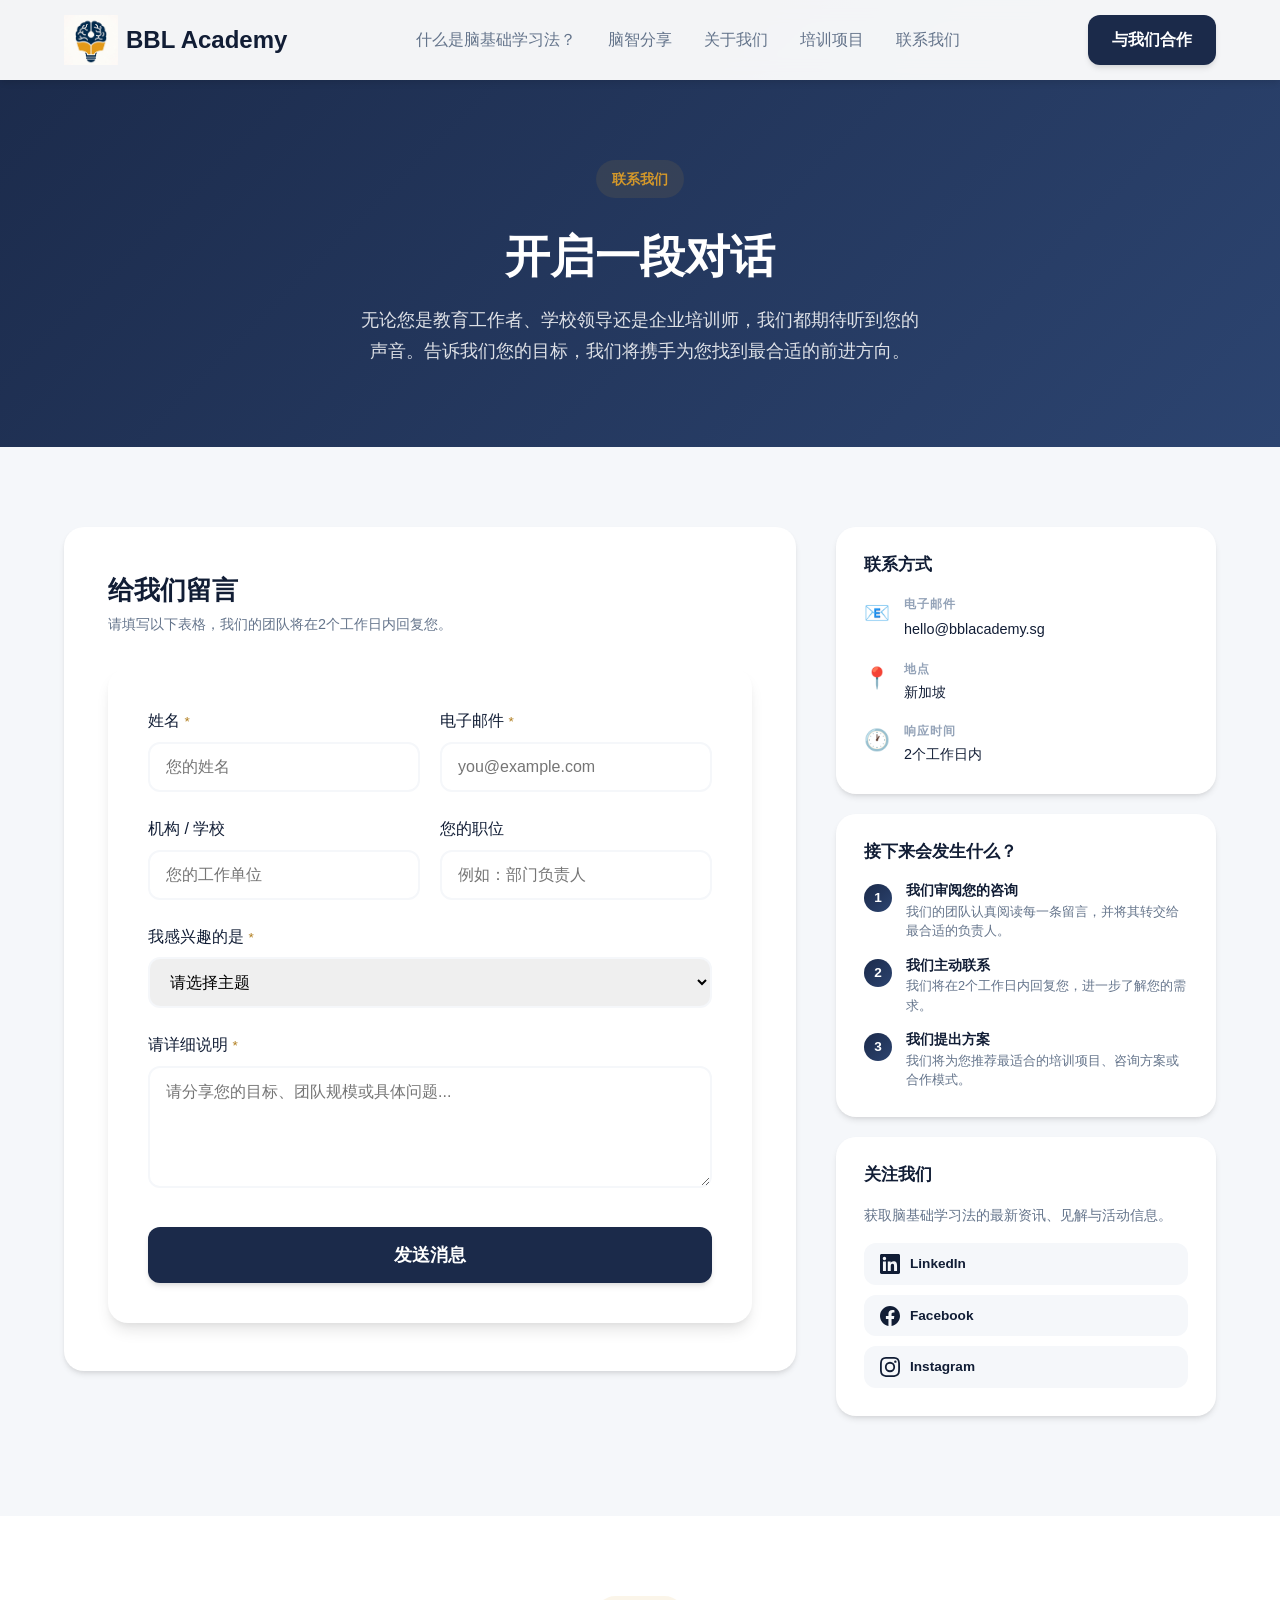
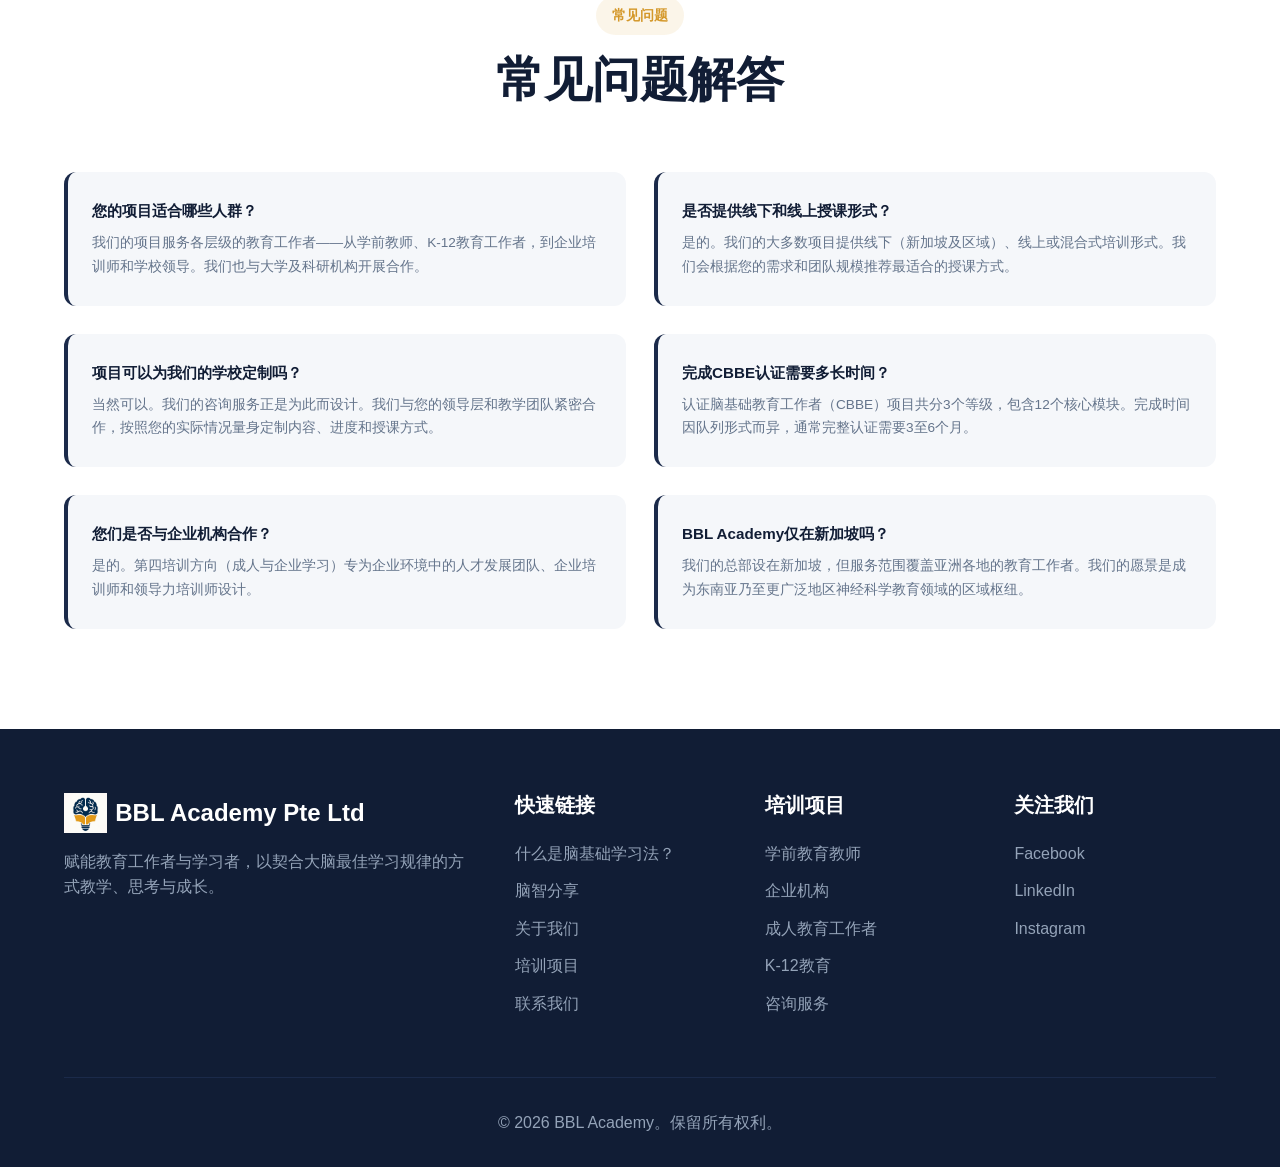
<file: contact.html>
<!DOCTYPE html>
<html lang="zh-CN">
<head>
    <meta charset="UTF-8">
    <meta name="viewport" content="width=device-width, initial-scale=1.0">
    <meta http-equiv="X-UA-Compatible" content="IE=edge">
    <meta name="referrer" content="strict-origin-when-cross-origin">
    <meta http-equiv="Content-Security-Policy" content="default-src 'self'; script-src 'self'; style-src 'self' 'unsafe-inline'; font-src 'self'; img-src 'self' data:; connect-src 'self' https://formspree.io; frame-ancestors 'none'; base-uri 'self'; form-action 'self' https://formspree.io; object-src 'none'">
    <meta http-equiv="X-Content-Type-Options" content="nosniff">
    <title>联系我们 - BBL Academy</title>
    <meta name="description" content="联系BBL Academy — 咨询培训项目、合作机会或为您的学校及机构提供咨询服务。">
    <link rel="icon" type="image/x-icon" href="favicon.ico">
    <link rel="icon" type="image/png" sizes="32x32" href="favicon-32x32.png">
    <link rel="icon" type="image/png" sizes="16x16" href="favicon-16x16.png">
    <link rel="apple-touch-icon" sizes="180x180" href="apple-touch-icon.png">
    <link rel="manifest" href="site.webmanifest">
    <link rel="stylesheet" href="styles.css">
</head>
<body>
    <header class="header">
        <nav class="nav container">
            <a href="index.html" class="logo">
                <img src="BBL Academy Logo.jpg" alt="BBL Academy" class="logo-img">
                <span class="logo-text">BBL Academy</span>
            </a>
            <ul class="nav-links">
                <li><a href="what-is-bbl.html">什么是脑基础学习法？</a></li>
                <li><a href="brain-share.html">脑智分享</a></li>
                <li><a href="about.html">关于我们</a></li>
                <li><a href="programmes.html">培训项目</a></li>
                <li><a href="contact.html" class="active">联系我们</a></li>
            </ul>
            <a href="contact.html" class="btn btn-primary">与我们合作</a>
            <button class="mobile-menu-btn" aria-label="切换菜单">
                <span></span>
                <span></span>
                <span></span>
            </button>
        </nav>
    </header>

    <main>
        <!-- Hero Section -->
        <section class="page-hero contact-hero">
            <div class="container">
                <span class="section-tag">联系我们</span>
                <h1>开启一段对话</h1>
                <p class="hero-subtitle">无论您是教育工作者、学校领导还是企业培训师，我们都期待听到您的声音。告诉我们您的目标，我们将携手为您找到最合适的前进方向。</p>
            </div>
        </section>

        <!-- Contact Layout -->
        <section class="contact-section">
            <div class="container">
                <div class="contact-grid">

                    <!-- Left: Contact Form -->
                    <div class="contact-form-col">
                        <div class="contact-form-card">
                            <h2>给我们留言</h2>
                            <p class="contact-form-intro">请填写以下表格，我们的团队将在2个工作日内回复您。</p>

                            <form class="contact-form" action="https://formspree.io/f/mykwdllq" method="POST" id="contactForm">
                                <div class="form-row">
                                    <div class="form-group">
                                        <label for="name">姓名 <span class="required">*</span></label>
                                        <input type="text" id="name" name="name" placeholder="您的姓名" required maxlength="100" autocomplete="name">
                                    </div>
                                    <div class="form-group">
                                        <label for="email">电子邮件 <span class="required">*</span></label>
                                        <input type="email" id="email" name="email" placeholder="you@example.com" required maxlength="200" autocomplete="email">
                                    </div>
                                </div>
                                <div class="form-row">
                                    <div class="form-group">
                                        <label for="organisation">机构 / 学校</label>
                                        <input type="text" id="organisation" name="organisation" placeholder="您的工作单位" maxlength="200" autocomplete="organization">
                                    </div>
                                    <div class="form-group">
                                        <label for="role">您的职位</label>
                                        <input type="text" id="role" name="role" placeholder="例如：部门负责人" maxlength="100">
                                    </div>
                                </div>
                                <div class="form-group">
                                    <label for="interest">我感兴趣的是 <span class="required">*</span></label>
                                    <select id="interest" name="interest" required>
                                        <option value="" disabled selected>请选择主题</option>
                                        <option value="educator-training">教育工作者培训与认证（CBBE）</option>
                                        <option value="leadership">领导力与学校转型</option>
                                        <option value="early-childhood">幼儿及青少年项目</option>
                                        <option value="corporate">成人与企业学习</option>
                                        <option value="research">研究与合作</option>
                                        <option value="consultancy">咨询与课程开发</option>
                                        <option value="general">一般咨询</option>
                                    </select>
                                </div>
                                <div class="form-group">
                                    <label for="message">请详细说明 <span class="required">*</span></label>
                                    <textarea id="message" name="message" rows="5" placeholder="请分享您的目标、团队规模或具体问题..." required maxlength="2000"></textarea>
                                </div>
                                <!-- Honeypot spam filter -->
                                <input type="text" name="_gotcha" style="display:none">
                                <input type="hidden" name="_next" value="">
                                <button type="submit" class="btn btn-primary btn-large contact-submit-btn">发送消息</button>
                            </form>
                        </div>
                    </div>

                    <!-- Right: Contact Info -->
                    <div class="contact-info-col">

                        <div class="contact-info-card">
                            <h3>联系方式</h3>
                            <div class="contact-detail">
                                <span class="contact-detail-icon">📧</span>
                                <div>
                                    <p class="contact-detail-label">电子邮件</p>
                                    <a href="mailto:hello@bblacademy.sg" class="contact-detail-value">hello@bblacademy.sg</a>
                                </div>
                            </div>
                            <div class="contact-detail">
                                <span class="contact-detail-icon">📍</span>
                                <div>
                                    <p class="contact-detail-label">地点</p>
                                    <p class="contact-detail-value">新加坡</p>
                                </div>
                            </div>
                            <div class="contact-detail">
                                <span class="contact-detail-icon">🕐</span>
                                <div>
                                    <p class="contact-detail-label">响应时间</p>
                                    <p class="contact-detail-value">2个工作日内</p>
                                </div>
                            </div>
                        </div>

                        <div class="contact-info-card">
                            <h3>接下来会发生什么？</h3>
                            <div class="contact-steps">
                                <div class="contact-step">
                                    <span class="contact-step-num">1</span>
                                    <div>
                                        <h4>我们审阅您的咨询</h4>
                                        <p>我们的团队认真阅读每一条留言，并将其转交给最合适的负责人。</p>
                                    </div>
                                </div>
                                <div class="contact-step">
                                    <span class="contact-step-num">2</span>
                                    <div>
                                        <h4>我们主动联系</h4>
                                        <p>我们将在2个工作日内回复您，进一步了解您的需求。</p>
                                    </div>
                                </div>
                                <div class="contact-step">
                                    <span class="contact-step-num">3</span>
                                    <div>
                                        <h4>我们提出方案</h4>
                                        <p>我们将为您推荐最适合的培训项目、咨询方案或合作模式。</p>
                                    </div>
                                </div>
                            </div>
                        </div>

                        <div class="contact-info-card contact-social-card">
                            <h3>关注我们</h3>
                            <p>获取脑基础学习法的最新资讯、见解与活动信息。</p>
                            <div class="contact-social-links">
                                <a href="#" class="contact-social-btn" target="_blank" rel="noopener noreferrer" aria-label="LinkedIn">
                                    <svg xmlns="http://www.w3.org/2000/svg" viewBox="0 0 24 24" fill="currentColor" width="20" height="20"><path d="M20.447 20.452h-3.554v-5.569c0-1.328-.027-3.037-1.852-3.037-1.853 0-2.136 1.445-2.136 2.939v5.667H9.351V9h3.414v1.561h.046c.477-.9 1.637-1.85 3.37-1.85 3.601 0 4.267 2.37 4.267 5.455v6.286zM5.337 7.433a2.062 2.062 0 01-2.063-2.065 2.064 2.064 0 112.063 2.065zm1.782 13.019H3.555V9h3.564v11.452zM22.225 0H1.771C.792 0 0 .774 0 1.729v20.542C0 23.227.792 24 1.771 24h20.451C23.2 24 24 23.227 24 22.271V1.729C24 .774 23.2 0 22.222 0h.003z"/></svg>
                                    LinkedIn
                                </a>
                                <a href="#" class="contact-social-btn" target="_blank" rel="noopener noreferrer" aria-label="Facebook">
                                    <svg xmlns="http://www.w3.org/2000/svg" viewBox="0 0 24 24" fill="currentColor" width="20" height="20"><path d="M24 12.073c0-6.627-5.373-12-12-12s-12 5.373-12 12c0 5.99 4.388 10.954 10.125 11.854v-8.385H7.078v-3.47h3.047V9.43c0-3.007 1.792-4.669 4.533-4.669 1.312 0 2.686.235 2.686.235v2.953H15.83c-1.491 0-1.956.925-1.956 1.874v2.25h3.328l-.532 3.47h-2.796v8.385C19.612 23.027 24 18.062 24 12.073z"/></svg>
                                    Facebook
                                </a>
                                <a href="#" class="contact-social-btn" target="_blank" rel="noopener noreferrer" aria-label="Instagram">
                                    <svg xmlns="http://www.w3.org/2000/svg" viewBox="0 0 24 24" fill="currentColor" width="20" height="20"><path d="M12 2.163c3.204 0 3.584.012 4.85.07 3.252.148 4.771 1.691 4.919 4.919.058 1.265.069 1.645.069 4.849 0 3.205-.012 3.584-.069 4.849-.149 3.225-1.664 4.771-4.919 4.919-1.266.058-1.644.07-4.85.07-3.204 0-3.584-.012-4.849-.07-3.26-.149-4.771-1.699-4.919-4.92-.058-1.265-.07-1.644-.07-4.849 0-3.204.013-3.583.07-4.849.149-3.227 1.664-4.771 4.919-4.919 1.266-.057 1.645-.069 4.849-.069zM12 0C8.741 0 8.333.014 7.053.072 2.695.272.273 2.69.073 7.052.014 8.333 0 8.741 0 12c0 3.259.014 3.668.072 4.948.2 4.358 2.618 6.78 6.98 6.98C8.333 23.986 8.741 24 12 24c3.259 0 3.668-.014 4.948-.072 4.354-.2 6.782-2.618 6.979-6.98.059-1.28.073-1.689.073-4.948 0-3.259-.014-3.667-.072-4.947-.196-4.354-2.617-6.78-6.979-6.98C15.668.014 15.259 0 12 0zm0 5.838a6.162 6.162 0 100 12.324 6.162 6.162 0 000-12.324zM12 16a4 4 0 110-8 4 4 0 010 8zm6.406-11.845a1.44 1.44 0 100 2.881 1.44 1.44 0 000-2.881z"/></svg>
                                    Instagram
                                </a>
                            </div>
                        </div>

                    </div>
                </div>
            </div>
        </section>

        <!-- FAQ Section -->
        <section class="contact-faq">
            <div class="container">
                <div class="section-header">
                    <span class="section-tag">常见问题</span>
                    <h2>常见问题解答</h2>
                </div>
                <div class="faq-grid">
                    <div class="faq-item">
                        <h4>您的项目适合哪些人群？</h4>
                        <p>我们的项目服务各层级的教育工作者——从学前教师、K-12教育工作者，到企业培训师和学校领导。我们也与大学及科研机构开展合作。</p>
                    </div>
                    <div class="faq-item">
                        <h4>是否提供线下和线上授课形式？</h4>
                        <p>是的。我们的大多数项目提供线下（新加坡及区域）、线上或混合式培训形式。我们会根据您的需求和团队规模推荐最适合的授课方式。</p>
                    </div>
                    <div class="faq-item">
                        <h4>项目可以为我们的学校定制吗？</h4>
                        <p>当然可以。我们的咨询服务正是为此而设计。我们与您的领导层和教学团队紧密合作，按照您的实际情况量身定制内容、进度和授课方式。</p>
                    </div>
                    <div class="faq-item">
                        <h4>完成CBBE认证需要多长时间？</h4>
                        <p>认证脑基础教育工作者（CBBE）项目共分3个等级，包含12个核心模块。完成时间因队列形式而异，通常完整认证需要3至6个月。</p>
                    </div>
                    <div class="faq-item">
                        <h4>您们是否与企业机构合作？</h4>
                        <p>是的。第四培训方向（成人与企业学习）专为企业环境中的人才发展团队、企业培训师和领导力培训师设计。</p>
                    </div>
                    <div class="faq-item">
                        <h4>BBL Academy仅在新加坡吗？</h4>
                        <p>我们的总部设在新加坡，但服务范围覆盖亚洲各地的教育工作者。我们的愿景是成为东南亚乃至更广泛地区神经科学教育领域的区域枢纽。</p>
                    </div>
                </div>
            </div>
        </section>

    </main>

    <footer class="footer">
        <div class="container">
            <div class="footer-grid">
                <div class="footer-brand">
                    <a href="index.html" class="logo">
                        <img src="BBL Academy Logo.jpg" alt="BBL Academy" class="logo-img logo-img-footer">
                        <span class="logo-text">BBL Academy Pte Ltd</span>
                    </a>
                    <p>赋能教育工作者与学习者，以契合大脑最佳学习规律的方式教学、思考与成长。</p>
                </div>
                <div class="footer-links">
                    <h4>快速链接</h4>
                    <ul>
                        <li><a href="what-is-bbl.html">什么是脑基础学习法？</a></li>
                        <li><a href="brain-share.html">脑智分享</a></li>
                        <li><a href="about.html">关于我们</a></li>
                        <li><a href="programmes.html">培训项目</a></li>
                        <li><a href="contact.html">联系我们</a></li>
                    </ul>
                </div>
                <div class="footer-links">
                    <h4>培训项目</h4>
                    <ul>
                        <li><a href="programmes.html#track-early">学前教育教师</a></li>
                        <li><a href="programmes.html#track-corporate">企业机构</a></li>
                        <li><a href="programmes.html#track-corporate">成人教育工作者</a></li>
                        <li><a href="programmes.html#track-educator">K-12教育</a></li>
                        <li><a href="programmes.html">咨询服务</a></li>
                    </ul>
                </div>
                <div class="footer-links">
                    <h4>关注我们</h4>
                    <ul>
                        <li><a href="#" rel="noopener noreferrer" target="_blank">Facebook</a></li>
                        <li><a href="#" rel="noopener noreferrer" target="_blank">LinkedIn</a></li>
                        <li><a href="#" rel="noopener noreferrer" target="_blank">Instagram</a></li>
                    </ul>
                </div>
            </div>
            <div class="footer-bottom">
                <p>&copy; 2026 BBL Academy。保留所有权利。</p>
            </div>
        </div>
    </footer>

    <script src="script.js"></script>
</body>
</html>
</file>
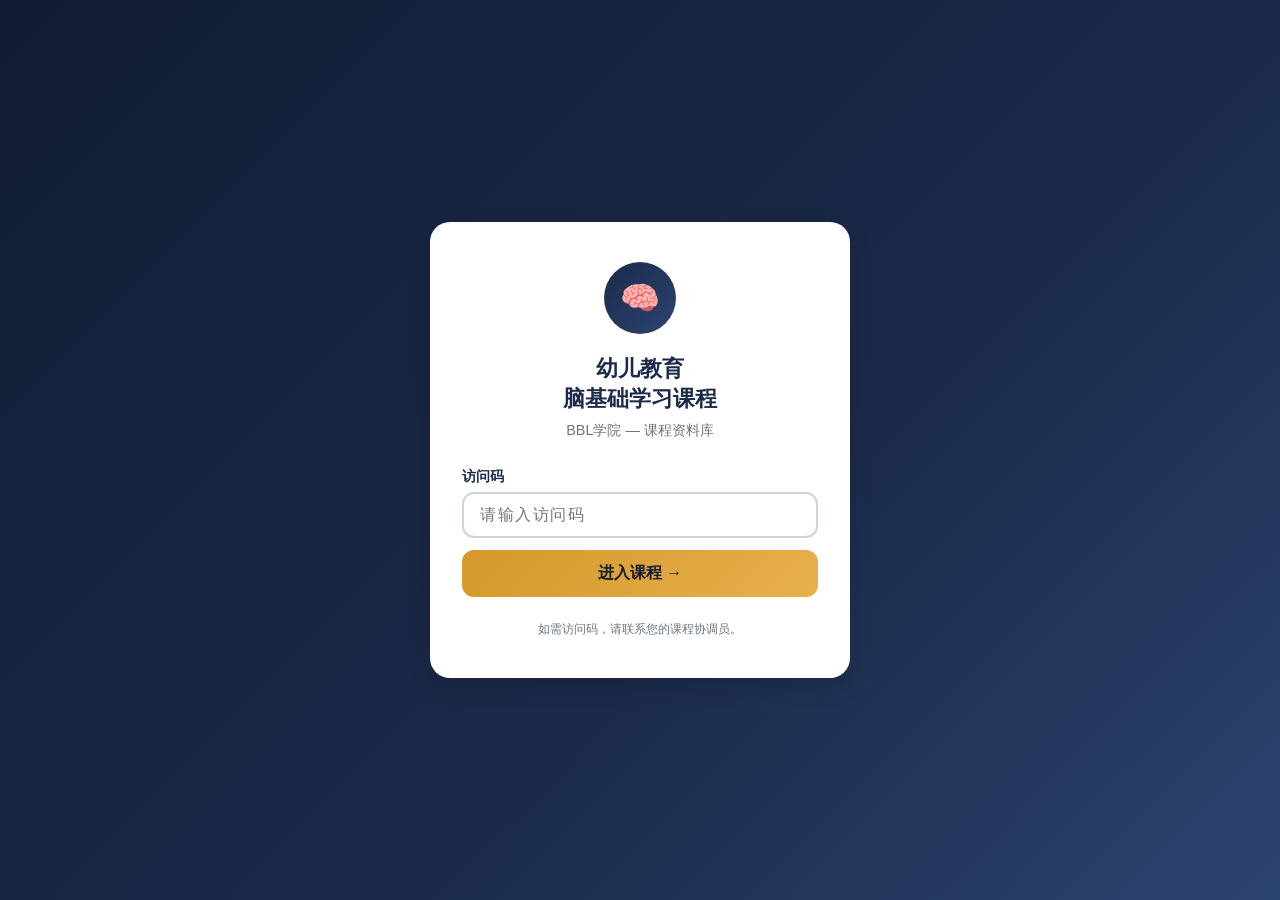
<file: preschool-course.html>
<!DOCTYPE html>
<html lang="zh-CN">
<head>
    <meta charset="UTF-8">
    <meta name="viewport" content="width=device-width, initial-scale=1.0">
    <meta http-equiv="X-UA-Compatible" content="IE=edge">
    <meta name="referrer" content="strict-origin-when-cross-origin">
    <meta http-equiv="Content-Security-Policy" content="default-src 'self'; script-src 'self' 'unsafe-inline'; style-src 'self' 'unsafe-inline'; font-src 'self'; img-src 'self' data:; media-src 'self' https://www.bblacademy.cn https://bblacademy-course-jkc.oss-cn-hongkong.aliyuncs.com; connect-src 'self'; frame-src 'self'; frame-ancestors 'none'; base-uri 'self'; form-action 'none'; object-src 'none'">
    <meta http-equiv="X-Content-Type-Options" content="nosniff">
    <meta name="robots" content="noindex, nofollow">
    <title>幼儿教育脑基础学习课程 — BBL学院</title>
    <link rel="icon" type="image/x-icon" href="favicon.ico">
    <link rel="icon" type="image/png" sizes="32x32" href="favicon-32x32.png">
    <link rel="icon" type="image/png" sizes="16x16" href="favicon-16x16.png">
    <link rel="apple-touch-icon" sizes="180x180" href="apple-touch-icon.png">
    <style>
        /* ── Base ── */
        *, *::before, *::after { box-sizing: border-box; margin: 0; padding: 0; }

        :root {
            --navy:      #1B2A4A;
            --navy-dark: #111D35;
            --navy-light:#2C4470;
            --gold:      #D4982A;
            --gold-light:#E8B04E;
            --gold-dark: #B07D1E;
            --white:     #ffffff;
            --gray-50:   #f8f9fa;
            --gray-100:  #f0f1f3;
            --gray-300:  #ced4da;
            --gray-600:  #6c757d;
            --radius:    12px;
            --shadow:    0 2px 8px rgba(0,0,0,0.10);
            --shadow-lg: 0 8px 24px rgba(0,0,0,0.14);
            font-family: 'PingFang SC', 'Hiragino Sans GB', 'Microsoft YaHei',
                         'WenQuanYi Micro Hei', -apple-system, BlinkMacSystemFont, sans-serif;
        }

        body {
            background: var(--gray-50);
            color: var(--navy);
            min-height: 100vh;
        }

        /* ── Lock Screen ── */
        #lock-screen {
            min-height: 100vh;
            display: flex;
            flex-direction: column;
            align-items: center;
            justify-content: center;
            background: linear-gradient(135deg, var(--navy-dark) 0%, var(--navy) 60%, var(--navy-light) 100%);
            padding: 1.5rem;
        }

        .lock-card {
            background: var(--white);
            border-radius: 20px;
            padding: 2.5rem 2rem;
            max-width: 420px;
            width: 100%;
            text-align: center;
            box-shadow: var(--shadow-lg);
        }

        .lock-logo {
            width: 72px;
            height: 72px;
            background: linear-gradient(135deg, var(--navy), var(--navy-light));
            border-radius: 50%;
            display: flex;
            align-items: center;
            justify-content: center;
            margin: 0 auto 1.25rem;
            font-size: 2rem;
        }

        .lock-card h1 {
            font-size: 1.35rem;
            font-weight: 700;
            color: var(--navy);
            margin-bottom: 0.4rem;
            line-height: 1.4;
        }

        .lock-card .subtitle {
            font-size: 0.9rem;
            color: var(--gray-600);
            margin-bottom: 1.75rem;
        }

        .lock-label {
            font-size: 0.85rem;
            font-weight: 600;
            color: var(--navy);
            text-align: left;
            display: block;
            margin-bottom: 0.4rem;
        }

        #access-key {
            width: 100%;
            padding: 0.75rem 1rem;
            border: 2px solid var(--gray-300);
            border-radius: var(--radius);
            font-size: 1rem;
            font-family: inherit;
            color: var(--navy);
            outline: none;
            transition: border-color 0.2s;
            letter-spacing: 0.1em;
            margin-bottom: 0.75rem;
        }

        #access-key:focus {
            border-color: var(--gold);
        }

        #access-key.error {
            border-color: #e53e3e;
            animation: shake 0.35s ease;
        }

        @keyframes shake {
            0%, 100% { transform: translateX(0); }
            25%       { transform: translateX(-6px); }
            75%       { transform: translateX(6px); }
        }

        #error-msg {
            display: none;
            font-size: 0.85rem;
            color: #e53e3e;
            margin-bottom: 0.75rem;
        }

        .btn-unlock {
            width: 100%;
            padding: 0.8rem 1rem;
            background: linear-gradient(135deg, var(--gold), var(--gold-light));
            color: var(--navy-dark);
            border: none;
            border-radius: var(--radius);
            font-size: 1rem;
            font-weight: 700;
            font-family: inherit;
            cursor: pointer;
            transition: opacity 0.2s, transform 0.15s;
        }

        .btn-unlock:hover  { opacity: 0.92; }
        .btn-unlock:active { transform: scale(0.98); }

        .lock-note {
            margin-top: 1.5rem;
            font-size: 0.78rem;
            color: var(--gray-600);
        }

        /* ── Course Page ── */
        #course-content { display: none; }

        .course-header {
            background: linear-gradient(135deg, var(--navy-dark) 0%, var(--navy) 70%, var(--navy-light) 100%);
            color: var(--white);
            padding: 2rem 1.5rem 1.75rem;
            text-align: center;
        }

        .course-header .badge {
            display: inline-block;
            background: rgba(212, 152, 42, 0.25);
            border: 1px solid var(--gold);
            color: var(--gold-light);
            border-radius: 20px;
            padding: 0.3rem 0.9rem;
            font-size: 0.8rem;
            font-weight: 600;
            letter-spacing: 0.05em;
            margin-bottom: 0.75rem;
        }

        .course-header h1 {
            font-size: clamp(1.3rem, 3vw, 1.8rem);
            font-weight: 700;
            line-height: 1.35;
            margin-bottom: 0.5rem;
        }

        .course-header p {
            font-size: 0.9rem;
            opacity: 0.8;
            max-width: 500px;
            margin: 0 auto;
        }

        .course-header .lock-out-btn {
            margin-top: 1rem;
            background: transparent;
            border: 1px solid rgba(255,255,255,0.35);
            color: rgba(255,255,255,0.75);
            padding: 0.35rem 0.9rem;
            border-radius: 20px;
            font-size: 0.78rem;
            font-family: inherit;
            cursor: pointer;
            transition: border-color 0.2s, color 0.2s;
        }
        .course-header .lock-out-btn:hover {
            border-color: rgba(255,255,255,0.7);
            color: var(--white);
        }

        /* ── Tabs ── */
        .tab-bar {
            background: var(--white);
            border-bottom: 2px solid var(--gray-100);
            display: flex;
            justify-content: center;
            gap: 0;
            position: sticky;
            top: 0;
            z-index: 10;
            box-shadow: 0 2px 6px rgba(0,0,0,0.06);
        }

        .tab-btn {
            padding: 1rem 2rem;
            border: none;
            background: transparent;
            font-size: 0.95rem;
            font-family: inherit;
            font-weight: 600;
            color: var(--gray-600);
            cursor: pointer;
            border-bottom: 3px solid transparent;
            transition: color 0.2s, border-color 0.2s;
            display: flex;
            align-items: center;
            gap: 0.4rem;
        }

        .tab-btn:hover  { color: var(--navy); }

        .tab-btn.active {
            color: var(--navy);
            border-bottom-color: var(--gold);
        }

        .tab-icon { font-size: 1.1rem; }

        /* ── Tab Content ── */
        .tab-content { display: none; }
        .tab-content.active { display: block; }

        .section-container {
            max-width: 860px;
            margin: 0 auto;
            padding: 1.75rem 1.25rem 3rem;
        }

        .section-intro {
            font-size: 0.9rem;
            color: var(--gray-600);
            margin-bottom: 1.25rem;
            padding-bottom: 1rem;
            border-bottom: 1px solid var(--gray-100);
        }

        /* ── Audio Cards ── */
        .audio-card {
            background: var(--white);
            border-radius: var(--radius);
            padding: 1.1rem 1.25rem;
            margin-bottom: 0.85rem;
            box-shadow: var(--shadow);
            display: flex;
            flex-direction: column;
            gap: 0.5rem;
        }

        .audio-card-header {
            display: flex;
            align-items: flex-start;
            gap: 0.85rem;
        }

        .episode-num {
            min-width: 36px;
            height: 36px;
            background: linear-gradient(135deg, var(--navy), var(--navy-light));
            color: var(--white);
            border-radius: 50%;
            display: flex;
            align-items: center;
            justify-content: center;
            font-size: 0.85rem;
            font-weight: 700;
            flex-shrink: 0;
        }

        .audio-meta { flex: 1; }

        .audio-meta h3 {
            font-size: 0.95rem;
            font-weight: 700;
            color: var(--navy);
            margin-bottom: 0.2rem;
            line-height: 1.35;
        }

        .audio-meta .desc {
            font-size: 0.8rem;
            color: var(--gray-600);
        }

        .audio-player {
            width: 100%;
            height: 36px;
            accent-color: var(--gold);
            margin-top: 0.25rem;
        }

        /* ── Video Cards ── */
        .video-card {
            background: var(--white);
            border-radius: var(--radius);
            overflow: hidden;
            margin-bottom: 1.25rem;
            box-shadow: var(--shadow);
        }

        .video-wrapper {
            position: relative;
            background: #000;
        }

        .video-wrapper video {
            width: 100%;
            display: block;
            max-height: 360px;
        }

        .video-info {
            padding: 0.9rem 1.1rem;
            display: flex;
            align-items: flex-start;
            gap: 0.75rem;
        }

        .video-num {
            min-width: 32px;
            height: 32px;
            background: linear-gradient(135deg, var(--gold), var(--gold-light));
            color: var(--navy-dark);
            border-radius: 8px;
            display: flex;
            align-items: center;
            justify-content: center;
            font-size: 0.8rem;
            font-weight: 700;
            flex-shrink: 0;
        }

        .video-meta h3 {
            font-size: 0.95rem;
            font-weight: 700;
            color: var(--navy);
            margin-bottom: 0.15rem;
            line-height: 1.35;
        }

        .video-meta .desc {
            font-size: 0.8rem;
            color: var(--gray-600);
        }

        /* ── PDF Cards ── */
        .pdf-grid {
            display: grid;
            grid-template-columns: repeat(auto-fill, minmax(260px, 1fr));
            gap: 1rem;
        }

        .pdf-card {
            background: var(--white);
            border-radius: var(--radius);
            padding: 1.1rem;
            box-shadow: var(--shadow);
            display: flex;
            flex-direction: column;
            gap: 0.75rem;
            transition: box-shadow 0.2s;
        }

        .pdf-card:hover { box-shadow: var(--shadow-lg); }

        .pdf-icon-row {
            display: flex;
            align-items: center;
            gap: 0.75rem;
        }

        .pdf-icon {
            width: 44px;
            height: 44px;
            background: linear-gradient(135deg, #e53e3e, #fc8181);
            border-radius: 10px;
            display: flex;
            align-items: center;
            justify-content: center;
            font-size: 1.3rem;
            flex-shrink: 0;
        }

        .pdf-meta h3 {
            font-size: 0.9rem;
            font-weight: 700;
            color: var(--navy);
            line-height: 1.35;
            margin-bottom: 0.1rem;
        }

        .pdf-meta .desc {
            font-size: 0.78rem;
            color: var(--gray-600);
        }

        .btn-download {
            display: flex;
            align-items: center;
            justify-content: center;
            gap: 0.4rem;
            padding: 0.55rem 1rem;
            background: var(--navy);
            color: var(--white);
            text-decoration: none;
            border-radius: 8px;
            font-size: 0.85rem;
            font-weight: 600;
            font-family: inherit;
            transition: background 0.2s;
            margin-top: auto;
        }

        .btn-download:hover { background: var(--navy-light); }

        /* ── Footer ── */
        .course-footer {
            background: var(--navy-dark);
            color: rgba(255,255,255,0.5);
            text-align: center;
            padding: 1.25rem;
            font-size: 0.78rem;
        }

        /* ── Responsive ── */
        @media (max-width: 600px) {
            .tab-btn { padding: 0.85rem 1rem; font-size: 0.85rem; }
            .tab-btn .tab-label { display: none; }
            .tab-icon { font-size: 1.4rem; }
            .pdf-grid { grid-template-columns: 1fr; }
        }
    </style>
</head>
<body>

<!-- ════════════════════════════════════════
     LOCK SCREEN
     ════════════════════════════════════════ -->
<div id="lock-screen">
    <div class="lock-card">
        <div class="lock-logo">🧠</div>
        <h1>幼儿教育<br>脑基础学习课程</h1>
        <p class="subtitle">BBL学院 — 课程资料库</p>
        <label class="lock-label" for="access-key">访问码</label>
        <input type="password" id="access-key" placeholder="请输入访问码"
               autocomplete="off" autocorrect="off" spellcheck="false">
        <p id="error-msg">访问码不正确，请重试。</p>
        <button class="btn-unlock" onclick="unlock()">进入课程 →</button>
        <p class="lock-note">如需访问码，请联系您的课程协调员。</p>
    </div>
</div>

<!-- ════════════════════════════════════════
     COURSE CONTENT
     ════════════════════════════════════════ -->
<div id="course-content">

    <!-- Header -->
    <div class="course-header">
        <div class="badge">BBL学院 · 认证课程</div>
        <h1>幼儿教育脑基础学习课程</h1>
        <p>课程资料 — 音频、视频与讲义下载</p>
        <button class="lock-out-btn" onclick="lockOut()">退出 ×</button>
    </div>

    <!-- Tab Bar -->
    <div class="tab-bar">
        <button class="tab-btn active" onclick="showTab('audio', this)">
            <span class="tab-icon">🎧</span>
            <span class="tab-label">音频讲座</span>
        </button>
        <button class="tab-btn" onclick="showTab('video', this)">
            <span class="tab-icon">🎬</span>
            <span class="tab-label">教学视频</span>
        </button>
        <button class="tab-btn" onclick="showTab('pdf', this)">
            <span class="tab-icon">📄</span>
            <span class="tab-label">讲义下载</span>
        </button>
        <button class="tab-btn" onclick="showTab('pdf_en', this)">
            <span class="tab-icon">📋</span>
            <span class="tab-label">Handouts (EN)</span>
        </button>
    </div>

    <!-- ── AUDIO TAB ── -->
    <div id="tab-audio" class="tab-content active">
        <div class="section-container">
            <p class="section-intro">共8集音频讲座，建议按顺序收听。</p>

            <!-- Episode 1 -->
            <div class="audio-card">
                <div class="audio-card-header">
                    <div class="episode-num">01</div>
                    <div class="audio-meta">
                        <h3>第一讲：孩子不乖是大脑在施工</h3>
                        <span class="desc">从脑科学角度理解幼儿行为，重新认识"问题"行为背后的发育意义。</span>
                    </div>
                </div>
                <audio class="audio-player" controls preload="none">
                    <source src="https://bblacademy-course-jkc.oss-cn-hongkong.aliyuncs.com/audio/episode-01.m4a" type="audio/mp4">
                    您的浏览器不支持音频播放。
                </audio>
            </div>

            <!-- Episode 2 -->
            <div class="audio-card">
                <div class="audio-card-header">
                    <div class="episode-num">02</div>
                    <div class="audio-meta">
                        <h3>第二讲：先让大脑准备好</h3>
                        <span class="desc">学习开始前，如何帮助幼儿进入最佳的大脑准备状态。</span>
                    </div>
                </div>
                <audio class="audio-player" controls preload="none">
                    <source src="https://bblacademy-course-jkc.oss-cn-hongkong.aliyuncs.com/audio/episode-02.m4a" type="audio/mp4">
                    您的浏览器不支持音频播放。
                </audio>
            </div>

            <!-- Episode 3 -->
            <div class="audio-card">
                <div class="audio-card-header">
                    <div class="episode-num">03</div>
                    <div class="audio-meta">
                        <h3>第三讲：不听话其实是大脑死机</h3>
                        <span class="desc">从神经科学角度重新理解幼儿的"不服从"行为。</span>
                    </div>
                </div>
                <audio class="audio-player" controls preload="none">
                    <source src="https://bblacademy-course-jkc.oss-cn-hongkong.aliyuncs.com/audio/episode-03.m4a" type="audio/mp4">
                    您的浏览器不支持音频播放。
                </audio>
            </div>

            <!-- Episode 4 -->
            <div class="audio-card">
                <div class="audio-card-header">
                    <div class="episode-num">04</div>
                    <div class="audio-meta">
                        <h3>第四讲：运动是学习的引擎</h3>
                        <span class="desc">身体活动如何直接驱动大脑的学习与记忆机制。</span>
                    </div>
                </div>
                <audio class="audio-player" controls preload="none">
                    <source src="https://bblacademy-course-jkc.oss-cn-hongkong.aliyuncs.com/audio/episode-04.m4a" type="audio/mp4">
                    您的浏览器不支持音频播放。
                </audio>
            </div>

            <!-- Episode 5 -->
            <div class="audio-card">
                <div class="audio-card-header">
                    <div class="episode-num">05</div>
                    <div class="audio-meta">
                        <h3>第五讲：别让大脑在活动中待机</h3>
                        <span class="desc">如何设计真正让大脑参与、而非只是身体动起来的活动。</span>
                    </div>
                </div>
                <audio class="audio-player" controls preload="none">
                    <source src="https://bblacademy-course-jkc.oss-cn-hongkong.aliyuncs.com/audio/episode-05.m4a" type="audio/mp4">
                    您的浏览器不支持音频播放。
                </audio>
            </div>

            <!-- Episode 6 -->
            <div class="audio-card">
                <div class="audio-card-header">
                    <div class="episode-num">06</div>
                    <div class="audio-meta">
                        <h3>第六讲：撕掉标签，看清大脑挣扎</h3>
                        <span class="desc">当我们给孩子贴标签，其实是在误读大脑发出的求助信号。</span>
                    </div>
                </div>
                <audio class="audio-player" controls preload="none">
                    <source src="https://bblacademy-course-jkc.oss-cn-hongkong.aliyuncs.com/audio/episode-06.m4a" type="audio/mp4">
                    您的浏览器不支持音频播放。
                </audio>
            </div>

            <!-- Episode 7 -->
            <div class="audio-card">
                <div class="audio-card-header">
                    <div class="episode-num">07</div>
                    <div class="audio-meta">
                        <h3>第七讲：别用标签切断大脑发育</h3>
                        <span class="desc">标签如何限制幼儿的可能性，以及教育者能做的改变。</span>
                    </div>
                </div>
                <audio class="audio-player" controls preload="none">
                    <source src="https://bblacademy-course-jkc.oss-cn-hongkong.aliyuncs.com/audio/episode-07.m4a" type="audio/mp4">
                    您的浏览器不支持音频播放。
                </audio>
            </div>

            <!-- Episode 8 -->
            <div class="audio-card">
                <div class="audio-card-header">
                    <div class="episode-num">08</div>
                    <div class="audio-meta">
                        <h3>第八讲：先保意义，再求完美</h3>
                        <span class="desc">大脑优先处理有意义的信息——让学习有意义，才是真正的高效。</span>
                    </div>
                </div>
                <audio class="audio-player" controls preload="none">
                    <source src="https://bblacademy-course-jkc.oss-cn-hongkong.aliyuncs.com/audio/episode-08.m4a" type="audio/mp4">
                    您的浏览器不支持音频播放。
                </audio>
            </div>

        </div>
    </div>

    <!-- ── VIDEO TAB ── -->
    <div id="tab-video" class="tab-content">
        <div class="section-container">
            <p class="section-intro">共8节教学视频，每节约15–30分钟。</p>

            <!-- Video 1 -->
            <div class="video-card">
                <div class="video-wrapper">
                    <video controls preload="none" playsinline>
                        <source src="https://bblacademy-course-jkc.oss-cn-hongkong.aliyuncs.com/video/lesson-01.mp4" type="video/mp4">
                        您的浏览器不支持视频播放。
                    </video>
                </div>
                <div class="video-info">
                    <div class="video-num">01</div>
                    <div class="video-meta">
                        <h3>课节一：脑科学导向教学——学前教育者指南</h3>
                        <span class="desc">课程导论与学习框架介绍。</span>
                    </div>
                </div>
            </div>

            <!-- Video 2 -->
            <div class="video-card">
                <div class="video-wrapper">
                    <video controls preload="none" playsinline>
                        <source src="https://bblacademy-course-jkc.oss-cn-hongkong.aliyuncs.com/video/lesson-02.mp4" type="video/mp4">
                        您的浏览器不支持视频播放。
                    </video>
                </div>
                <div class="video-info">
                    <div class="video-num">02</div>
                    <div class="video-meta">
                        <h3>课节二：先谈调节——学习的秘密</h3>
                        <span class="desc">情绪与生理调节是一切学习的基础，先调节，再教学。</span>
                    </div>
                </div>
            </div>

            <!-- Video 3 -->
            <div class="video-card">
                <div class="video-wrapper">
                    <video controls preload="none" playsinline>
                        <source src="https://bblacademy-course-jkc.oss-cn-hongkong.aliyuncs.com/video/lesson-03.mp4" type="video/mp4">
                        您的浏览器不支持视频播放。
                    </video>
                </div>
                <div class="video-info">
                    <div class="video-num">03</div>
                    <div class="video-meta">
                        <h3>课节三：认知负荷——为什么孩子刚说完就忘了</h3>
                        <span class="desc">理解幼儿工作记忆的局限，设计符合认知容量的教学活动。</span>
                    </div>
                </div>
            </div>

            <!-- Video 4 -->
            <div class="video-card">
                <div class="video-wrapper">
                    <video controls preload="none" playsinline>
                        <source src="https://bblacademy-course-jkc.oss-cn-hongkong.aliyuncs.com/video/lesson-04.mp4" type="video/mp4">
                        您的浏览器不支持视频播放。
                    </video>
                </div>
                <div class="video-info">
                    <div class="video-num">04</div>
                    <div class="video-meta">
                        <h3>课节四：动作——学习的引擎</h3>
                        <span class="desc">运动如何激活大脑神经回路，提升幼儿的专注力与记忆力。</span>
                    </div>
                </div>
            </div>

            <!-- Video 5 -->
            <div class="video-card">
                <div class="video-wrapper">
                    <video controls preload="none" playsinline>
                        <source src="https://bblacademy-course-jkc.oss-cn-hongkong.aliyuncs.com/video/lesson-05.mp4" type="video/mp4">
                        您的浏览器不支持视频播放。
                    </video>
                </div>
                <div class="video-info">
                    <div class="video-num">05</div>
                    <div class="video-meta">
                        <h3>课节五：设计对大脑友好的学习活动</h3>
                        <span class="desc">从神经科学出发，设计真正适合幼儿大脑的课堂体验。</span>
                    </div>
                </div>
            </div>

            <!-- Video 6 -->
            <div class="video-card">
                <div class="video-wrapper">
                    <video controls preload="none" playsinline>
                        <source src="https://bblacademy-course-jkc.oss-cn-hongkong.aliyuncs.com/video/lesson-06.mp4" type="video/mp4">
                        您的浏览器不支持视频播放。
                    </video>
                </div>
                <div class="video-info">
                    <div class="video-num">06</div>
                    <div class="video-meta">
                        <h3>课节六：教育者指南——脑友好观察</h3>
                        <span class="desc">学会用脑科学的眼光观察幼儿行为，读懂大脑发出的信号。</span>
                    </div>
                </div>
            </div>

            <!-- Video 7 -->
            <div class="video-card">
                <div class="video-wrapper">
                    <video controls preload="none" playsinline>
                        <source src="https://bblacademy-course-jkc.oss-cn-hongkong.aliyuncs.com/video/lesson-07.mp4" type="video/mp4">
                        您的浏览器不支持视频播放。
                    </video>
                </div>
                <div class="video-info">
                    <div class="video-num">07</div>
                    <div class="video-meta">
                        <h3>课节七：与大脑发展相匹配的教学记录</h3>
                        <span class="desc">如何以符合神经发育的方式记录和评估幼儿的学习历程。</span>
                    </div>
                </div>
            </div>

            <!-- Video 8 -->
            <div class="video-card">
                <div class="video-wrapper">
                    <video controls preload="none" playsinline>
                        <source src="https://bblacademy-course-jkc.oss-cn-hongkong.aliyuncs.com/video/lesson-08.mp4" type="video/mp4">
                        您的浏览器不支持视频播放。
                    </video>
                </div>
                <div class="video-info">
                    <div class="video-num">08</div>
                    <div class="video-meta">
                        <h3>课节八：脑科学双语教学——给教育者的实用指南</h3>
                        <span class="desc">双语环境下的BBL教学策略与实践应用。</span>
                    </div>
                </div>
            </div>

        </div>
    </div>

    <!-- ── PDF TAB ── -->
    <div id="tab-pdf" class="tab-content">
        <div class="section-container">
            <p class="section-intro">共8份课程讲义，点击下载PDF文件。</p>
            <div class="pdf-grid">

                <div class="pdf-card">
                    <div class="pdf-icon-row">
                        <div class="pdf-icon">📕</div>
                        <div class="pdf-meta">
                            <h3>模块一：学前大脑的6个核心观点</h3>
                            <span class="desc">Module 1 学习讲义</span>
                        </div>
                    </div>
                    <a class="btn-download" href="https://bblacademy-course-jkc.oss-cn-hongkong.aliyuncs.com/pdf/handout-01.pdf" download>
                        ↓ 下载讲义 01
                    </a>
                </div>

                <div class="pdf-card">
                    <div class="pdf-icon-row">
                        <div class="pdf-icon">📕</div>
                        <div class="pdf-meta">
                            <h3>模块二：调节·注意·学习</h3>
                            <span class="desc">Module 2 学习讲义</span>
                        </div>
                    </div>
                    <a class="btn-download" href="https://bblacademy-course-jkc.oss-cn-hongkong.aliyuncs.com/pdf/handout-02.pdf" download>
                        ↓ 下载讲义 02
                    </a>
                </div>

                <div class="pdf-card">
                    <div class="pdf-icon-row">
                        <div class="pdf-icon">📕</div>
                        <div class="pdf-meta">
                            <h3>模块三：3–6岁儿童的认知负荷</h3>
                            <span class="desc">Module 3 学习讲义</span>
                        </div>
                    </div>
                    <a class="btn-download" href="https://bblacademy-course-jkc.oss-cn-hongkong.aliyuncs.com/pdf/handout-03.pdf" download>
                        ↓ 下载讲义 03
                    </a>
                </div>

                <div class="pdf-card">
                    <div class="pdf-icon-row">
                        <div class="pdf-icon">📕</div>
                        <div class="pdf-meta">
                            <h3>模块四：感觉·动作整合</h3>
                            <span class="desc">Module 4 学习讲义</span>
                        </div>
                    </div>
                    <a class="btn-download" href="https://bblacademy-course-jkc.oss-cn-hongkong.aliyuncs.com/pdf/handout-04.pdf" download>
                        ↓ 下载讲义 04
                    </a>
                </div>

                <div class="pdf-card">
                    <div class="pdf-icon-row">
                        <div class="pdf-icon">📕</div>
                        <div class="pdf-meta">
                            <h3>模块五：脑科学导向教学</h3>
                            <span class="desc">Module 5 学习讲义</span>
                        </div>
                    </div>
                    <a class="btn-download" href="https://bblacademy-course-jkc.oss-cn-hongkong.aliyuncs.com/pdf/handout-05.pdf" download>
                        ↓ 下载讲义 05
                    </a>
                </div>

                <div class="pdf-card">
                    <div class="pdf-icon-row">
                        <div class="pdf-icon">📕</div>
                        <div class="pdf-meta">
                            <h3>模块六：脑友好观察</h3>
                            <span class="desc">Module 6 学习讲义</span>
                        </div>
                    </div>
                    <a class="btn-download" href="https://bblacademy-course-jkc.oss-cn-hongkong.aliyuncs.com/pdf/handout-06.pdf" download>
                        ↓ 下载讲义 06
                    </a>
                </div>

                <div class="pdf-card">
                    <div class="pdf-icon-row">
                        <div class="pdf-icon">📕</div>
                        <div class="pdf-meta">
                            <h3>模块七：与大脑发展相匹配的教学记录</h3>
                            <span class="desc">Module 7 学习讲义</span>
                        </div>
                    </div>
                    <a class="btn-download" href="https://bblacademy-course-jkc.oss-cn-hongkong.aliyuncs.com/pdf/handout-07.pdf" download>
                        ↓ 下载讲义 07
                    </a>
                </div>

                <div class="pdf-card">
                    <div class="pdf-icon-row">
                        <div class="pdf-icon">📕</div>
                        <div class="pdf-meta">
                            <h3>模块八：双语BBL策略</h3>
                            <span class="desc">Module 8 学习讲义</span>
                        </div>
                    </div>
                    <a class="btn-download" href="https://bblacademy-course-jkc.oss-cn-hongkong.aliyuncs.com/pdf/handout-08.pdf" download>
                        ↓ 下载讲义 08
                    </a>
                </div>

            </div>
        </div>
    </div>

    <!-- ── ENGLISH PDF TAB ── -->
    <div id="tab-pdf_en" class="tab-content">
        <div class="section-container">
            <p class="section-intro">8 handouts in English — click to download each PDF.</p>
            <div class="pdf-grid">

                <div class="pdf-card">
                    <div class="pdf-icon-row">
                        <div class="pdf-icon">📗</div>
                        <div class="pdf-meta">
                            <h3>Module 1: Preschool Brain — 6 Big Ideas</h3>
                            <span class="desc">Module 1 handout</span>
                        </div>
                    </div>
                    <a class="btn-download" href="https://bblacademy-course-jkc.oss-cn-hongkong.aliyuncs.com/pdf_en/handout-01.pdf" download>
                        ↓ Download Handout 01
                    </a>
                </div>

                <div class="pdf-card">
                    <div class="pdf-icon-row">
                        <div class="pdf-icon">📗</div>
                        <div class="pdf-meta">
                            <h3>Module 2: Regulation, Attention &amp; Learning</h3>
                            <span class="desc">Module 2 handout</span>
                        </div>
                    </div>
                    <a class="btn-download" href="https://bblacademy-course-jkc.oss-cn-hongkong.aliyuncs.com/pdf_en/handout-02.pdf" download>
                        ↓ Download Handout 02
                    </a>
                </div>

                <div class="pdf-card">
                    <div class="pdf-icon-row">
                        <div class="pdf-icon">📗</div>
                        <div class="pdf-meta">
                            <h3>Module 3: Cognitive Load for Ages 3–6</h3>
                            <span class="desc">Module 3 handout</span>
                        </div>
                    </div>
                    <a class="btn-download" href="https://bblacademy-course-jkc.oss-cn-hongkong.aliyuncs.com/pdf_en/handout-03.pdf" download>
                        ↓ Download Handout 03
                    </a>
                </div>

                <div class="pdf-card">
                    <div class="pdf-icon-row">
                        <div class="pdf-icon">📗</div>
                        <div class="pdf-meta">
                            <h3>Module 4: Sensory-Motor Integration</h3>
                            <span class="desc">Module 4 handout</span>
                        </div>
                    </div>
                    <a class="btn-download" href="https://bblacademy-course-jkc.oss-cn-hongkong.aliyuncs.com/pdf_en/handout-04.pdf" download>
                        ↓ Download Handout 04
                    </a>
                </div>

                <div class="pdf-card">
                    <div class="pdf-icon-row">
                        <div class="pdf-icon">📗</div>
                        <div class="pdf-meta">
                            <h3>Module 5: BBL Activity Design Studio</h3>
                            <span class="desc">Module 5 handout</span>
                        </div>
                    </div>
                    <a class="btn-download" href="https://bblacademy-course-jkc.oss-cn-hongkong.aliyuncs.com/pdf_en/handout-05.pdf" download>
                        ↓ Download Handout 05
                    </a>
                </div>

                <div class="pdf-card">
                    <div class="pdf-icon-row">
                        <div class="pdf-icon">📗</div>
                        <div class="pdf-meta">
                            <h3>Module 6: Brain-Friendly Observation</h3>
                            <span class="desc">Module 6 handout</span>
                        </div>
                    </div>
                    <a class="btn-download" href="https://bblacademy-course-jkc.oss-cn-hongkong.aliyuncs.com/pdf_en/handout-06.pdf" download>
                        ↓ Download Handout 06
                    </a>
                </div>

                <div class="pdf-card">
                    <div class="pdf-icon-row">
                        <div class="pdf-icon">📗</div>
                        <div class="pdf-meta">
                            <h3>Module 7: Documentation &amp; Brain Development</h3>
                            <span class="desc">Module 7 handout</span>
                        </div>
                    </div>
                    <a class="btn-download" href="https://bblacademy-course-jkc.oss-cn-hongkong.aliyuncs.com/pdf_en/handout-07.pdf" download>
                        ↓ Download Handout 07
                    </a>
                </div>

                <div class="pdf-card">
                    <div class="pdf-icon-row">
                        <div class="pdf-icon">📗</div>
                        <div class="pdf-meta">
                            <h3>Module 8: Bilingual BBL Strategies</h3>
                            <span class="desc">Module 8 handout</span>
                        </div>
                    </div>
                    <a class="btn-download" href="https://bblacademy-course-jkc.oss-cn-hongkong.aliyuncs.com/pdf_en/handout-08.pdf" download>
                        ↓ Download Handout 08
                    </a>
                </div>

            </div>
        </div>
    </div>

    <!-- Footer -->
    <div class="course-footer">
        © 2026 BBL学院 · 本课程资料仅供已注册学员使用，请勿转发或分享访问码。
    </div>

</div><!-- /course-content -->

<script>
    // ── Configuration ──────────────────────────────────────────────
    // Change ACCESS_KEY to your chosen access code before uploading.
    const ACCESS_KEY = 'BBL2026';
    // ───────────────────────────────────────────────────────────────

    // Restore session if already unlocked
    (function () {
        if (sessionStorage.getItem('ec_unlocked') === '1') {
            document.getElementById('lock-screen').style.display = 'none';
            document.getElementById('course-content').style.display = 'block';
        }
    })();

    // Allow Enter key to submit
    document.getElementById('access-key').addEventListener('keydown', function (e) {
        if (e.key === 'Enter') unlock();
    });

    function unlock() {
        var input = document.getElementById('access-key');
        var errMsg = document.getElementById('error-msg');

        if (input.value === ACCESS_KEY) {
            sessionStorage.setItem('ec_unlocked', '1');
            document.getElementById('lock-screen').style.display = 'none';
            document.getElementById('course-content').style.display = 'block';
        } else {
            errMsg.style.display = 'block';
            input.classList.add('error');
            input.value = '';
            input.focus();
            setTimeout(function () { input.classList.remove('error'); }, 400);
        }
    }

    function lockOut() {
        sessionStorage.removeItem('ec_unlocked');
        // Pause all media
        document.querySelectorAll('audio, video').forEach(function (el) { el.pause(); });
        document.getElementById('course-content').style.display = 'none';
        document.getElementById('lock-screen').style.display = 'flex';
        document.getElementById('access-key').value = '';
        document.getElementById('error-msg').style.display = 'none';
    }

    function showTab(name, btn) {
        // Deactivate all tabs and panels
        document.querySelectorAll('.tab-btn').forEach(function (b) { b.classList.remove('active'); });
        document.querySelectorAll('.tab-content').forEach(function (p) { p.classList.remove('active'); });
        // Activate selected
        btn.classList.add('active');
        document.getElementById('tab-' + name).classList.add('active');
        // Pause media in hidden tabs
        document.querySelectorAll('.tab-content:not(.active) audio, .tab-content:not(.active) video')
            .forEach(function (el) { el.pause(); });
    }
</script>
</body>
</html>
</file>
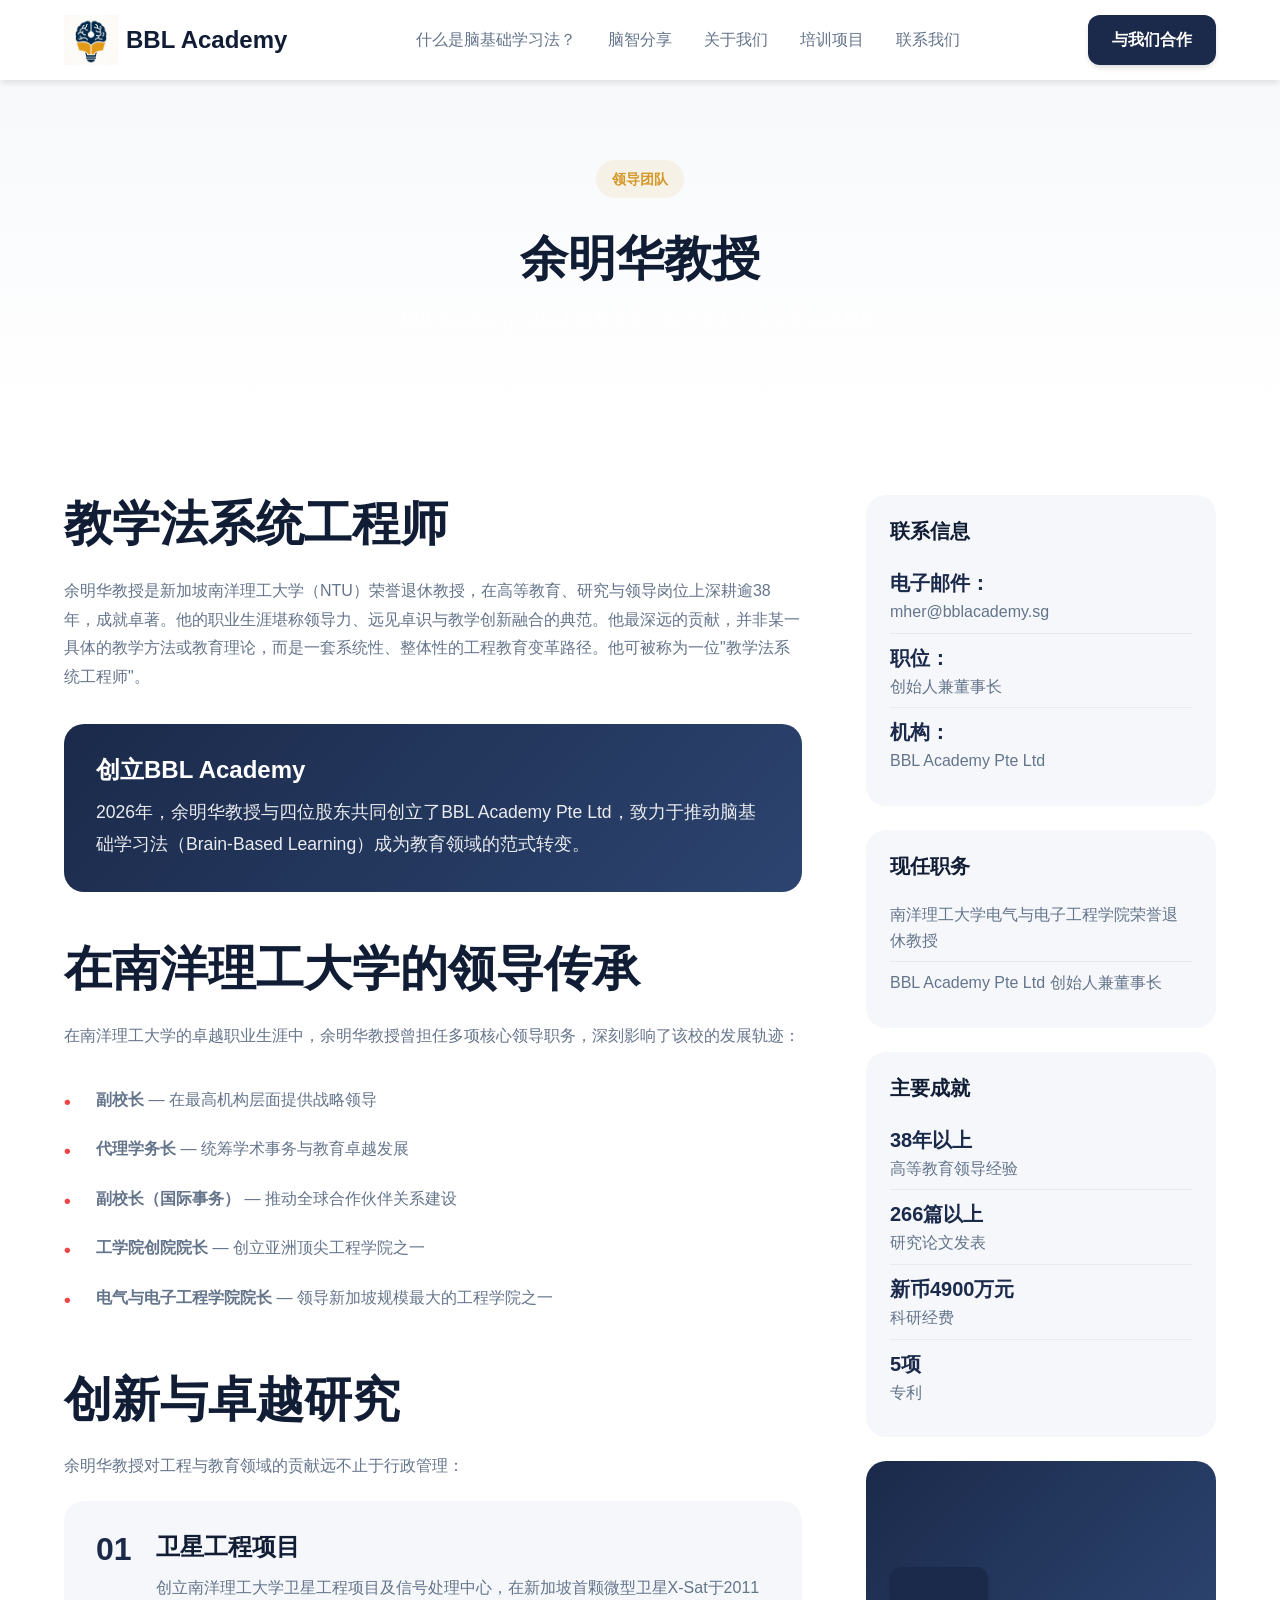
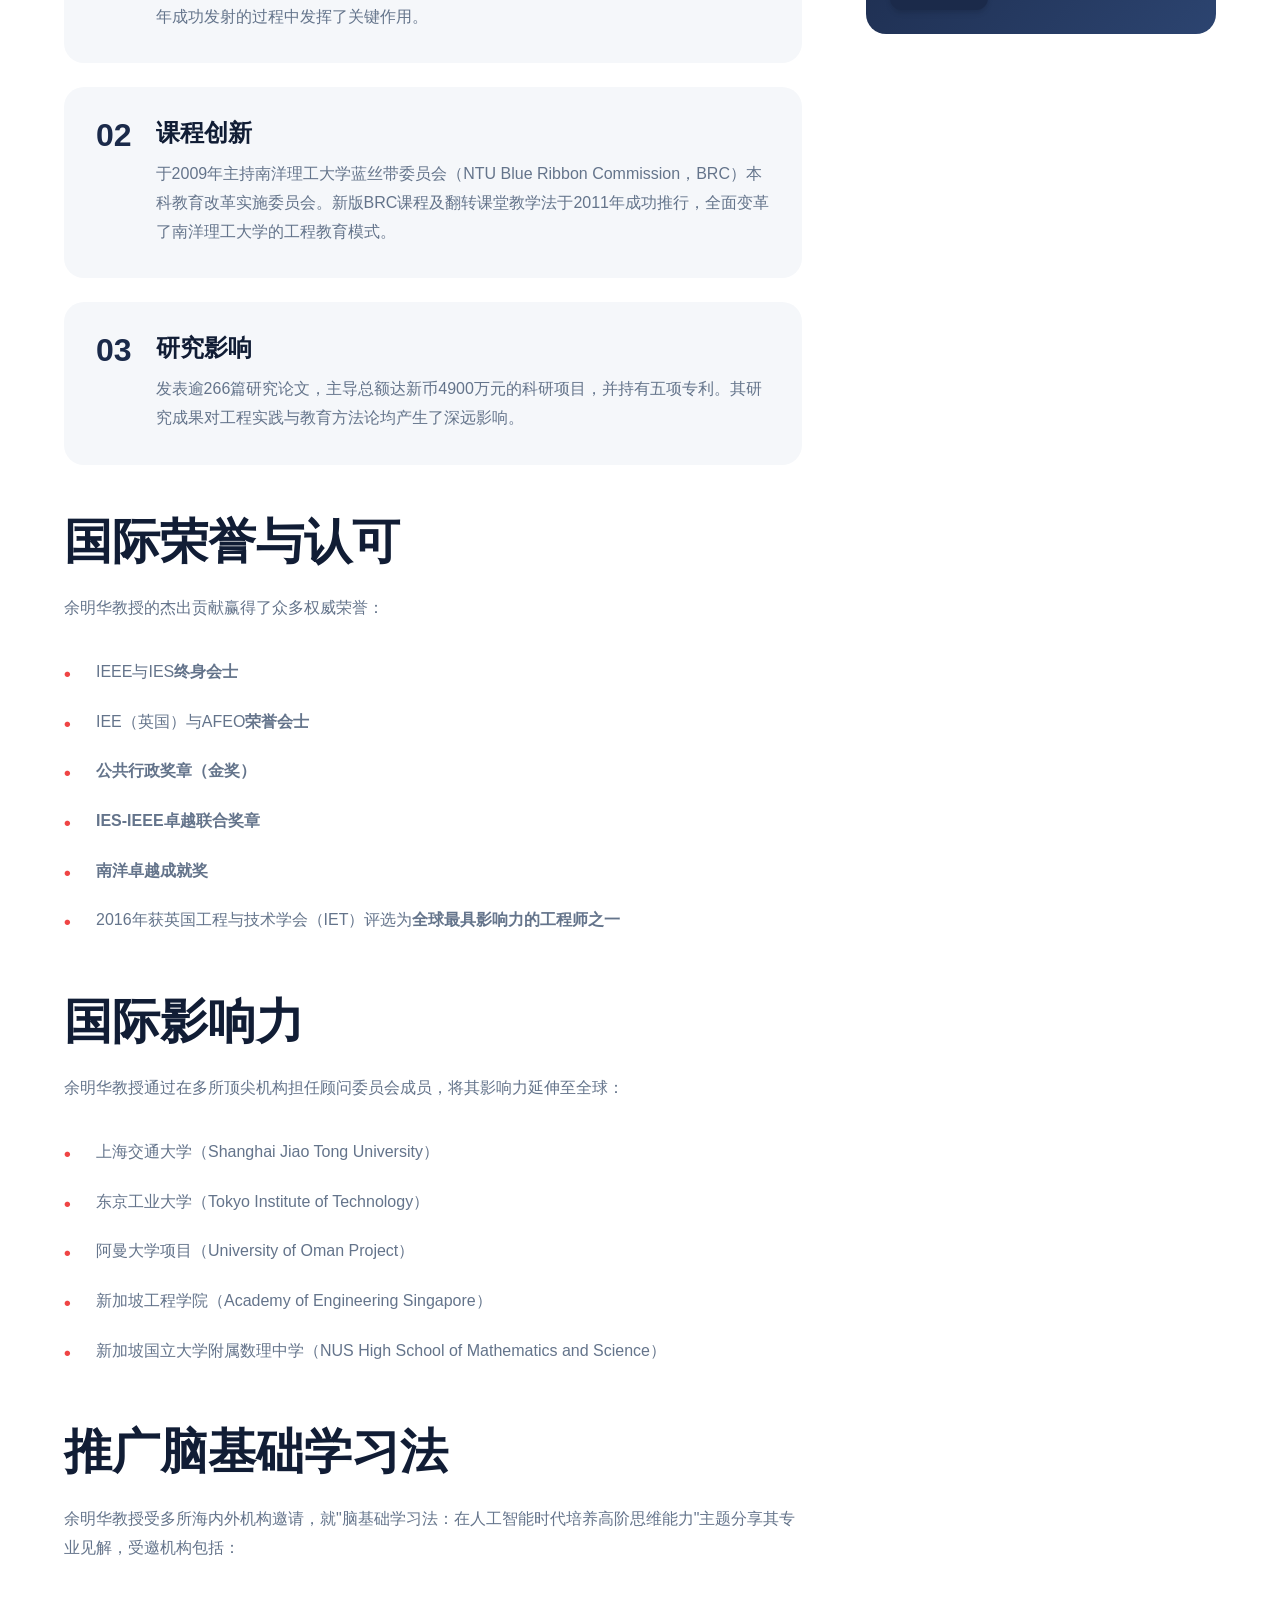
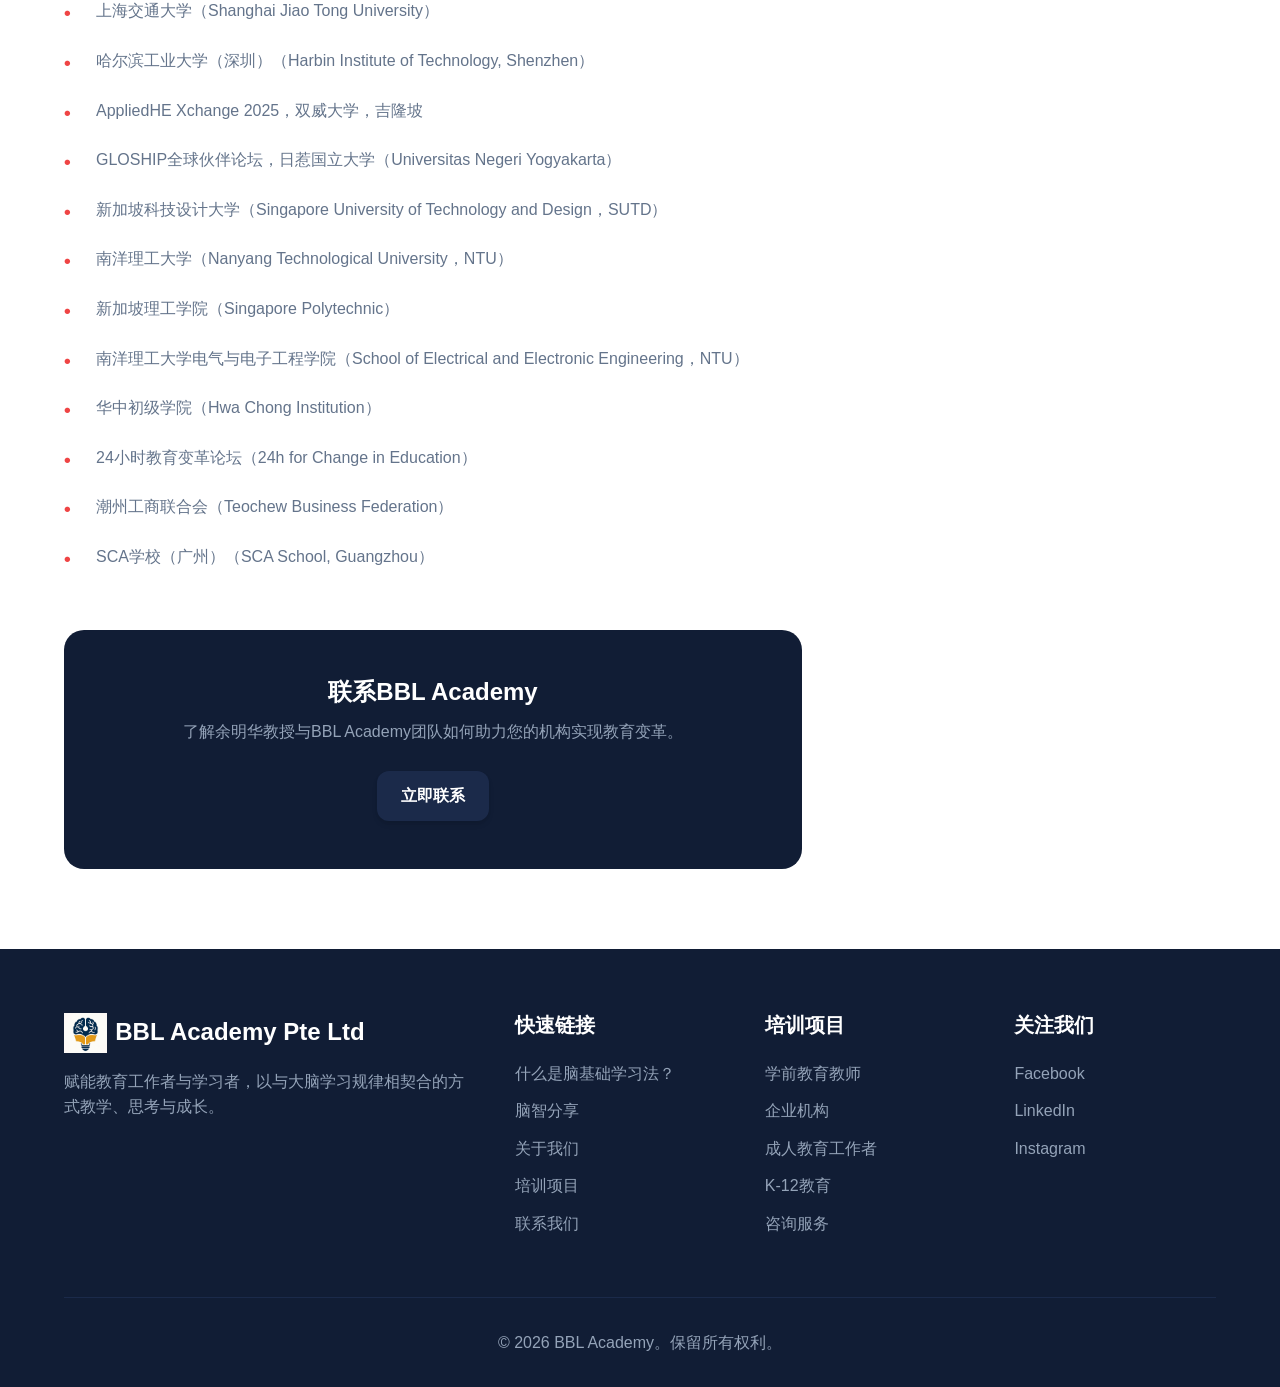
<file: prof-er-meng-hwa.html>
<!DOCTYPE html>
<html lang="zh-CN">
<head>
    <meta charset="UTF-8">
    <meta name="viewport" content="width=device-width, initial-scale=1.0">
    <meta http-equiv="X-UA-Compatible" content="IE=edge">
    <meta name="referrer" content="strict-origin-when-cross-origin">
    <meta http-equiv="Content-Security-Policy" content="default-src 'self'; script-src 'self'; style-src 'self' 'unsafe-inline'; font-src 'self'; img-src 'self' data:; connect-src 'self' https://formspree.io; frame-ancestors 'none'; base-uri 'self'; form-action 'self' https://formspree.io; object-src 'none'">
    <meta http-equiv="X-Content-Type-Options" content="nosniff">
    <title>余明华教授 - BBL Academy 董事长</title>
    <link rel="icon" type="image/x-icon" href="favicon.ico">
    <link rel="icon" type="image/png" sizes="32x32" href="favicon-32x32.png">
    <link rel="icon" type="image/png" sizes="16x16" href="favicon-16x16.png">
    <link rel="apple-touch-icon" sizes="180x180" href="apple-touch-icon.png">
    <link rel="manifest" href="site.webmanifest">
    <link rel="stylesheet" href="styles.css">
</head>
<body>
    <header class="header">
        <nav class="nav container">
            <a href="index.html" class="logo">
                <img src="BBL Academy Logo.jpg" alt="BBL Academy" class="logo-img">
                <span class="logo-text">BBL Academy</span>
            </a>
            <ul class="nav-links">
                <li><a href="what-is-bbl.html">什么是脑基础学习法？</a></li>
                <li><a href="brain-share.html">脑智分享</a></li>
                <li><a href="about.html">关于我们</a></li>
                <li><a href="programmes.html">培训项目</a></li>
                <li><a href="contact.html">联系我们</a></li>
            </ul>
            <a href="contact.html" class="btn btn-primary">与我们合作</a>
            <button class="mobile-menu-btn" aria-label="切换菜单">
                <span></span>
                <span></span>
                <span></span>
            </button>
        </nav>
    </header>

    <main>
        <section class="page-hero">
            <div class="container">
                <span class="section-tag">领导团队</span>
                <h1>余明华教授</h1>
                <p class="hero-subtitle">BBL Academy 创始人兼董事长 | 南洋理工大学荣誉退休教授</p>
            </div>
        </section>

        <section class="content-section">
            <div class="container">
                <div class="content-grid">
                    <div class="content-main">
                        <h2>教学法系统工程师</h2>
                        <p>余明华教授是新加坡南洋理工大学（NTU）荣誉退休教授，在高等教育、研究与领导岗位上深耕逾38年，成就卓著。他的职业生涯堪称领导力、远见卓识与教学创新融合的典范。他最深远的贡献，并非某一具体的教学方法或教育理论，而是一套系统性、整体性的工程教育变革路径。他可被称为一位"教学法系统工程师"。</p>

                        <div class="highlight-box">
                            <h3>创立BBL Academy</h3>
                            <p>2026年，余明华教授与四位股东共同创立了BBL Academy Pte Ltd，致力于推动脑基础学习法（Brain-Based Learning）成为教育领域的范式转变。</p>
                        </div>

                        <h2>在南洋理工大学的领导传承</h2>
                        <p>在南洋理工大学的卓越职业生涯中，余明华教授曾担任多项核心领导职务，深刻影响了该校的发展轨迹：</p>

                        <ul class="styled-list">
                            <li><strong>副校长</strong> — 在最高机构层面提供战略领导</li>
                            <li><strong>代理学务长</strong> — 统筹学术事务与教育卓越发展</li>
                            <li><strong>副校长（国际事务）</strong> — 推动全球合作伙伴关系建设</li>
                            <li><strong>工学院创院院长</strong> — 创立亚洲顶尖工程学院之一</li>
                            <li><strong>电气与电子工程学院院长</strong> — 领导新加坡规模最大的工程学院之一</li>
                        </ul>

                        <h2>创新与卓越研究</h2>
                        <p>余明华教授对工程与教育领域的贡献远不止于行政管理：</p>

                        <div class="principle-card">
                            <div class="principle-number">01</div>
                            <div class="principle-content">
                                <h3>卫星工程项目</h3>
                                <p>创立南洋理工大学卫星工程项目及信号处理中心，在新加坡首颗微型卫星X-Sat于2011年成功发射的过程中发挥了关键作用。</p>
                            </div>
                        </div>

                        <div class="principle-card">
                            <div class="principle-number">02</div>
                            <div class="principle-content">
                                <h3>课程创新</h3>
                                <p>于2009年主持南洋理工大学蓝丝带委员会（NTU Blue Ribbon Commission，BRC）本科教育改革实施委员会。新版BRC课程及翻转课堂教学法于2011年成功推行，全面变革了南洋理工大学的工程教育模式。</p>
                            </div>
                        </div>

                        <div class="principle-card">
                            <div class="principle-number">03</div>
                            <div class="principle-content">
                                <h3>研究影响</h3>
                                <p>发表逾266篇研究论文，主导总额达新币4900万元的科研项目，并持有五项专利。其研究成果对工程实践与教育方法论均产生了深远影响。</p>
                            </div>
                        </div>

                        <h2>国际荣誉与认可</h2>
                        <p>余明华教授的杰出贡献赢得了众多权威荣誉：</p>
                        <ul class="styled-list">
                            <li>IEEE与IES<strong>终身会士</strong></li>
                            <li>IEE（英国）与AFEO<strong>荣誉会士</strong></li>
                            <li><strong>公共行政奖章（金奖）</strong></li>
                            <li><strong>IES-IEEE卓越联合奖章</strong></li>
                            <li><strong>南洋卓越成就奖</strong></li>
                            <li>2016年获英国工程与技术学会（IET）评选为<strong>全球最具影响力的工程师之一</strong></li>
                        </ul>

                        <h2>国际影响力</h2>
                        <p>余明华教授通过在多所顶尖机构担任顾问委员会成员，将其影响力延伸至全球：</p>
                        <ul class="styled-list">
                            <li>上海交通大学（Shanghai Jiao Tong University）</li>
                            <li>东京工业大学（Tokyo Institute of Technology）</li>
                            <li>阿曼大学项目（University of Oman Project）</li>
                            <li>新加坡工程学院（Academy of Engineering Singapore）</li>
                            <li>新加坡国立大学附属数理中学（NUS High School of Mathematics and Science）</li>
                        </ul>

                        <h2>推广脑基础学习法</h2>
                        <p>余明华教授受多所海内外机构邀请，就"脑基础学习法：在人工智能时代培养高阶思维能力"主题分享其专业见解，受邀机构包括：</p>
                        <ul class="styled-list">
                            <li>上海交通大学（Shanghai Jiao Tong University）</li>
                            <li>哈尔滨工业大学（深圳）（Harbin Institute of Technology, Shenzhen）</li>
                            <li>AppliedHE Xchange 2025，双威大学，吉隆坡</li>
                            <li>GLOSHIP全球伙伴论坛，日惹国立大学（Universitas Negeri Yogyakarta）</li>
                            <li>新加坡科技设计大学（Singapore University of Technology and Design，SUTD）</li>
                            <li>南洋理工大学（Nanyang Technological University，NTU）</li>
                            <li>新加坡理工学院（Singapore Polytechnic）</li>
                            <li>南洋理工大学电气与电子工程学院（School of Electrical and Electronic Engineering，NTU）</li>
                            <li>华中初级学院（Hwa Chong Institution）</li>
                            <li>24小时教育变革论坛（24h for Change in Education）</li>
                            <li>潮州工商联合会（Teochew Business Federation）</li>
                            <li>SCA学校（广州）（SCA School, Guangzhou）</li>
                        </ul>

                        <div class="cta-box">
                            <h3>联系BBL Academy</h3>
                            <p>了解余明华教授与BBL Academy团队如何助力您的机构实现教育变革。</p>
                            <a href="index.html#contact" class="btn btn-primary">立即联系</a>
                        </div>
                    </div>

                    <aside class="content-sidebar">
                        <div class="sidebar-card">
                            <h4>联系信息</h4>
                            <ul class="fact-list">
                                <li><strong>电子邮件：</strong> mher@bblacademy.sg</li>
                                <li><strong>职位：</strong> 创始人兼董事长</li>
                                <li><strong>机构：</strong> BBL Academy Pte Ltd</li>
                            </ul>
                        </div>

                        <div class="sidebar-card">
                            <h4>现任职务</h4>
                            <ul class="source-list">
                                <li>南洋理工大学电气与电子工程学院荣誉退休教授</li>
                                <li>BBL Academy Pte Ltd 创始人兼董事长</li>
                            </ul>
                        </div>

                        <div class="sidebar-card">
                            <h4>主要成就</h4>
                            <ul class="fact-list">
                                <li><strong>38年以上</strong>高等教育领导经验</li>
                                <li><strong>266篇以上</strong>研究论文发表</li>
                                <li><strong>新币4900万元</strong>科研经费</li>
                                <li><strong>5项</strong>专利</li>
                            </ul>
                        </div>

                        <div class="sidebar-card highlight">
                            <h4>了解更多</h4>
                            <p>探索脑基础学习法如何改变教育。</p>
                            <a href="what-is-bbl.html" class="btn btn-primary btn-small">关于BBL</a>
                        </div>
                    </aside>
                </div>
            </div>
        </section>
    </main>

    <footer class="footer">
        <div class="container">
            <div class="footer-grid">
                <div class="footer-brand">
                    <a href="index.html" class="logo">
                        <img src="BBL Academy Logo.jpg" alt="BBL Academy" class="logo-img logo-img-footer">
                        <span class="logo-text">BBL Academy Pte Ltd</span>
                    </a>
                    <p>赋能教育工作者与学习者，以与大脑学习规律相契合的方式教学、思考与成长。</p>
                </div>
                <div class="footer-links">
                    <h4>快速链接</h4>
                    <ul>
                        <li><a href="what-is-bbl.html">什么是脑基础学习法？</a></li>
                        <li><a href="brain-share.html">脑智分享</a></li>
                        <li><a href="about.html">关于我们</a></li>
                        <li><a href="programmes.html">培训项目</a></li>
                        <li><a href="contact.html">联系我们</a></li>
                    </ul>
                </div>
                <div class="footer-links">
                    <h4>培训项目</h4>
                    <ul>
                        <li><a href="programmes.html">学前教育教师</a></li>
                        <li><a href="programmes.html">企业机构</a></li>
                        <li><a href="programmes.html">成人教育工作者</a></li>
                        <li><a href="programmes.html">K-12教育</a></li>
                        <li><a href="programmes.html">咨询服务</a></li>
                    </ul>
                </div>
                <div class="footer-links">
                    <h4>关注我们</h4>
                    <ul>
                        <li><a href="#" rel="noopener noreferrer" target="_blank">Facebook</a></li>
                        <li><a href="#" rel="noopener noreferrer" target="_blank">LinkedIn</a></li>
                        <li><a href="#" rel="noopener noreferrer" target="_blank">Instagram</a></li>
                    </ul>
                </div>
            </div>
            <div class="footer-bottom">
                <p>&copy; 2026 BBL Academy。保留所有权利。</p>
            </div>
        </div>
    </footer>

    <script src="script.js"></script>
</body>
</html>
</file>
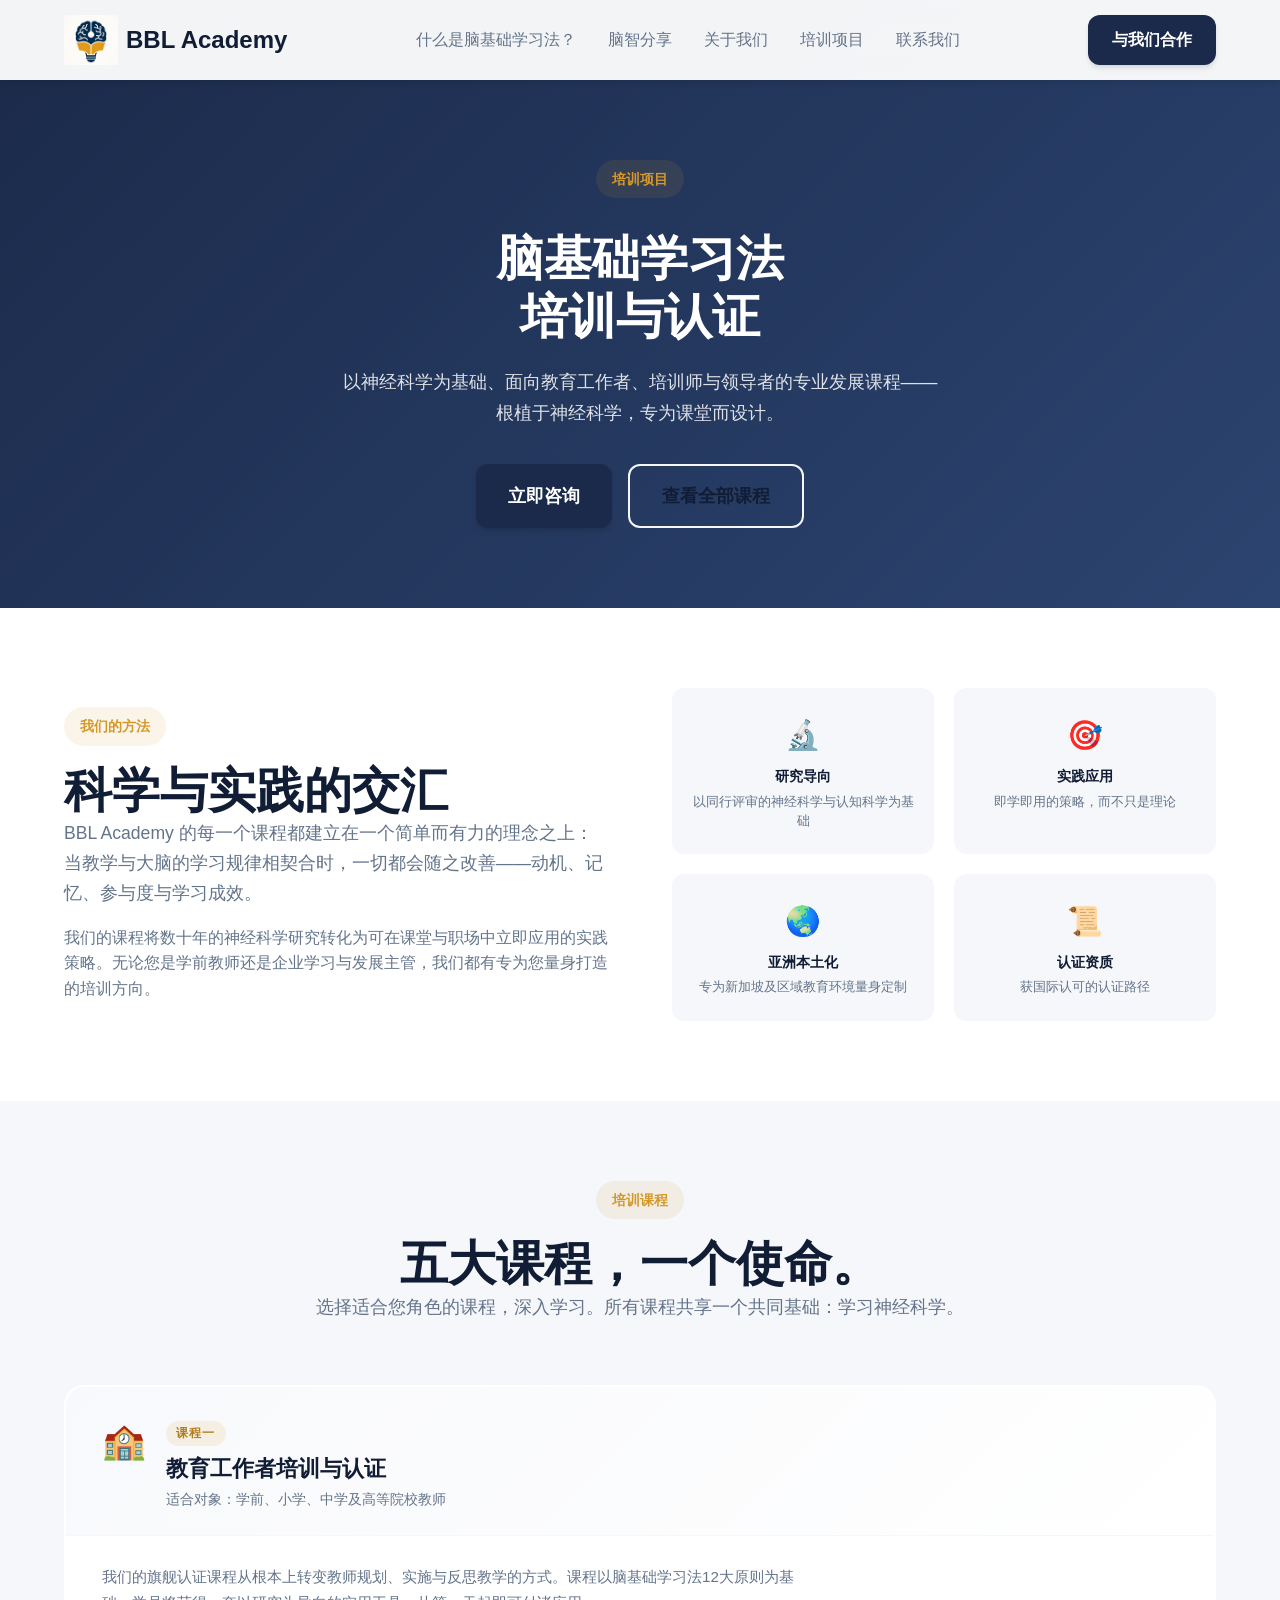
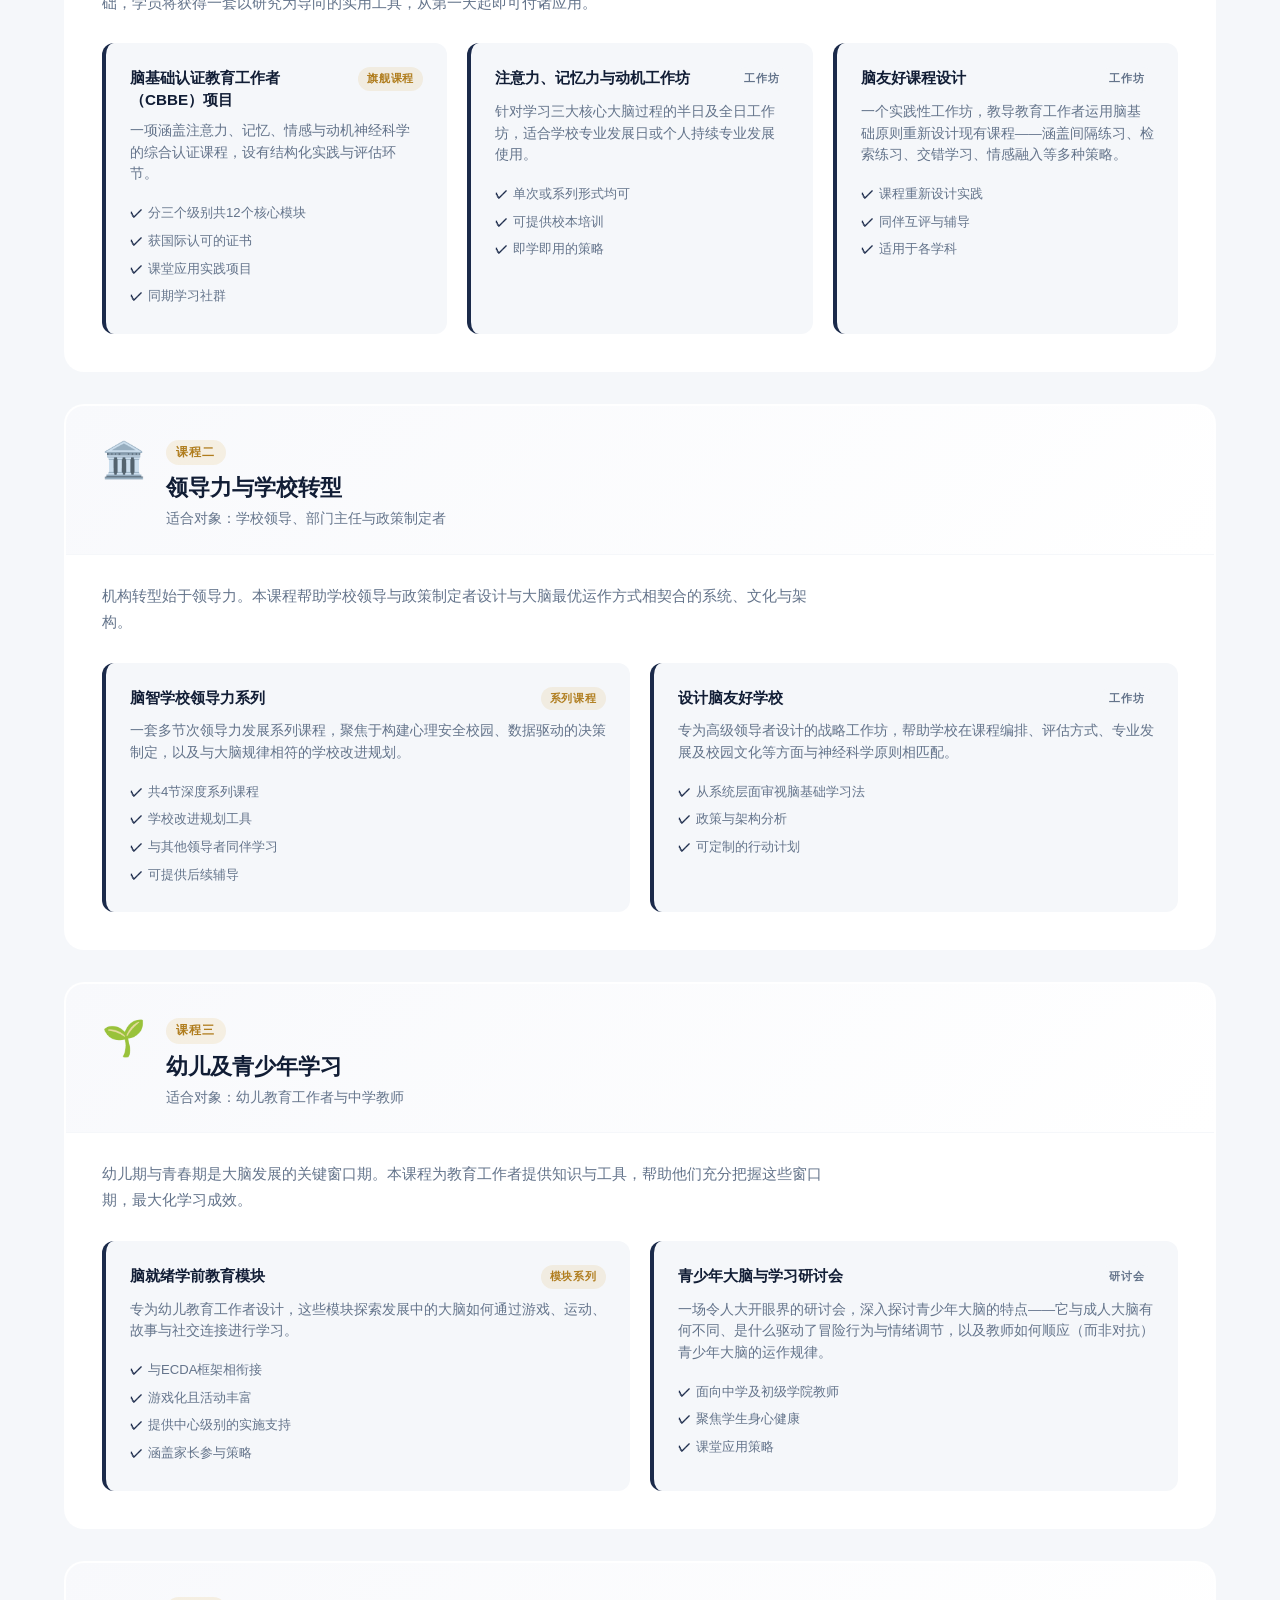
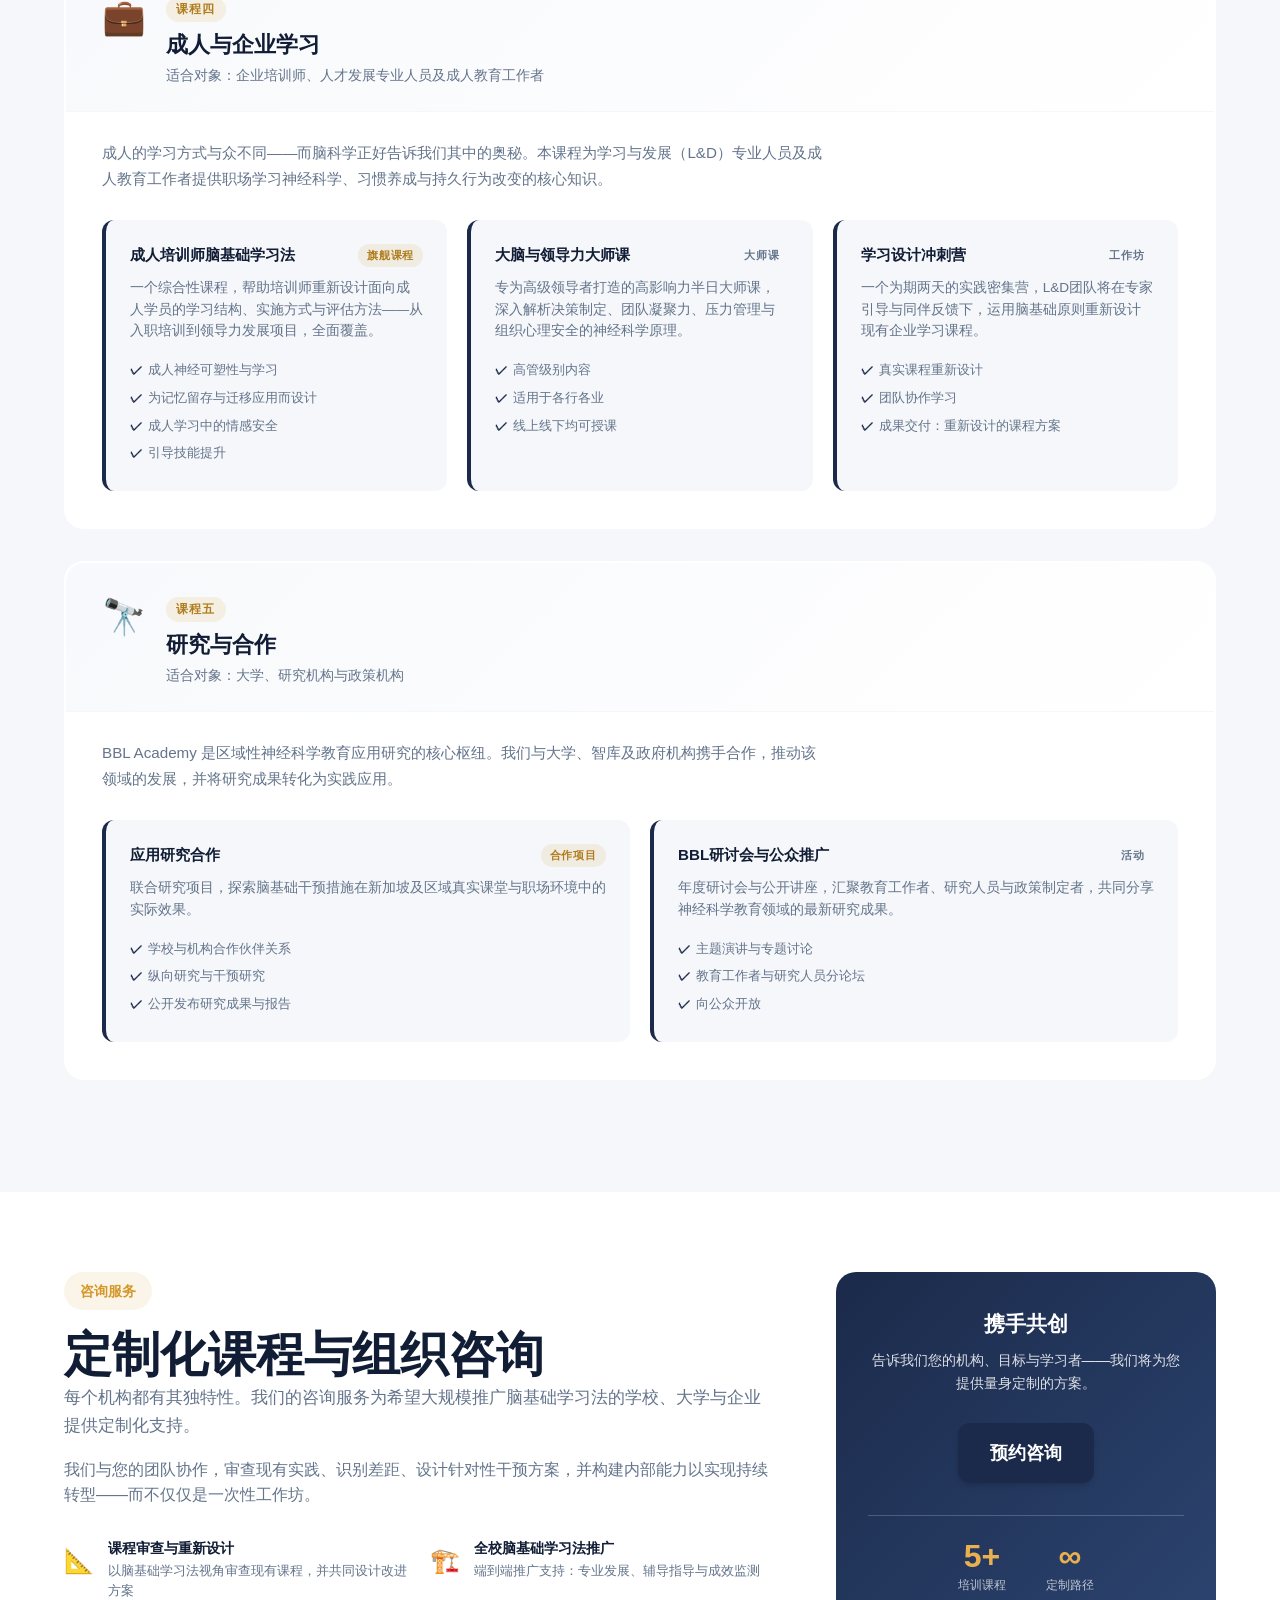
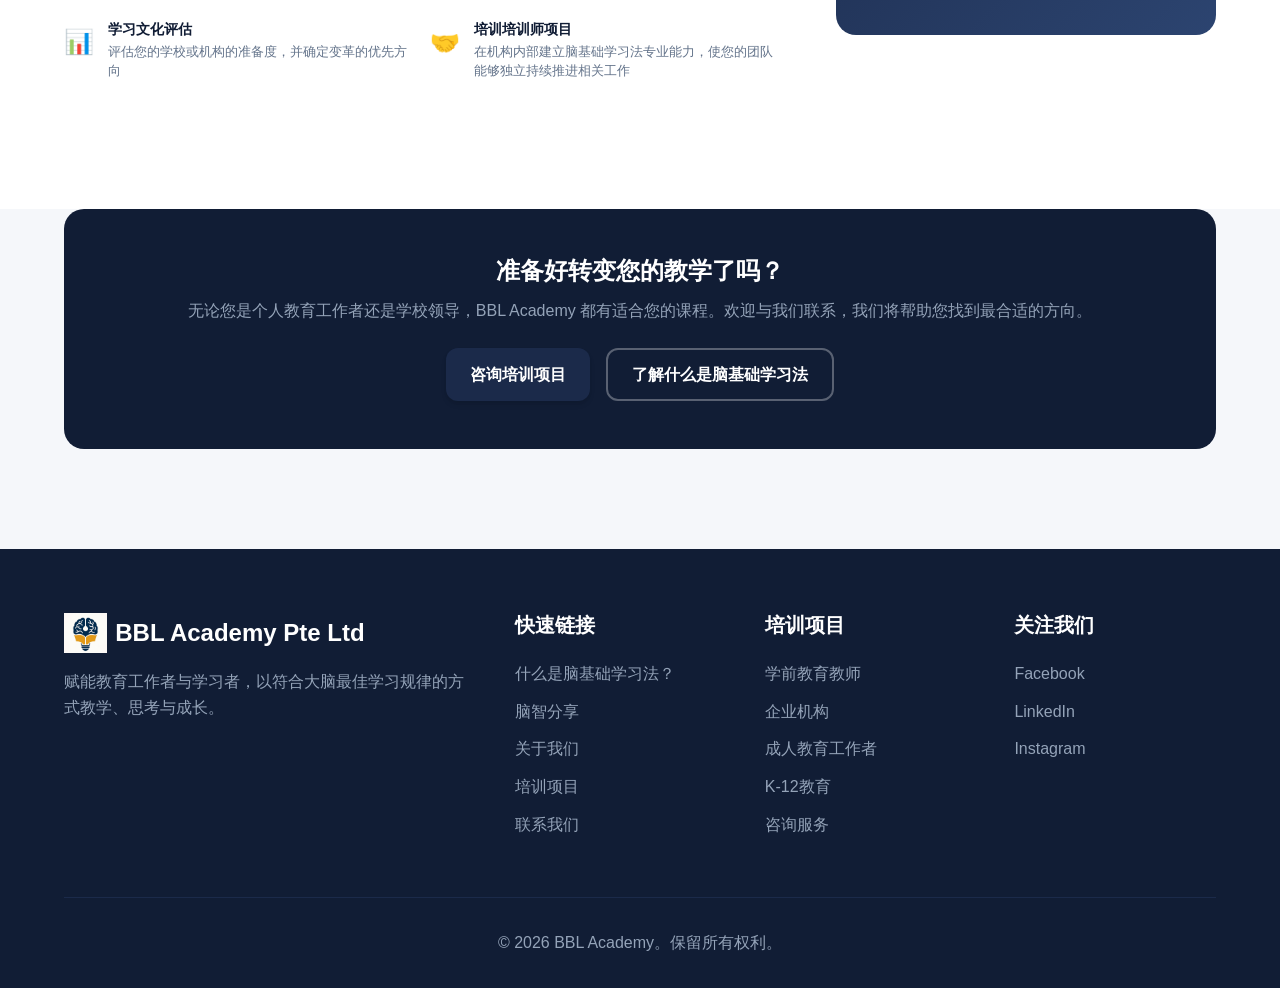
<file: programmes.html>
<!DOCTYPE html>
<html lang="zh-CN">
<head>
    <meta charset="UTF-8">
    <meta name="viewport" content="width=device-width, initial-scale=1.0">
    <meta http-equiv="X-UA-Compatible" content="IE=edge">
    <meta name="referrer" content="strict-origin-when-cross-origin">
    <meta http-equiv="Content-Security-Policy" content="default-src 'self'; script-src 'self'; style-src 'self' 'unsafe-inline'; font-src 'self'; img-src 'self' data:; connect-src 'self' https://formspree.io; frame-ancestors 'none'; base-uri 'self'; form-action 'self' https://formspree.io; object-src 'none'">
    <meta http-equiv="X-Content-Type-Options" content="nosniff">
    <title>培训项目 - BBL Academy</title>
    <meta name="description" content="探索 BBL Academy 的培训项目——从脑基础认证教育工作者课程，到幼儿教育、K-12、成人、企业及领导力各培训方向，应有尽有。">
    <link rel="icon" type="image/x-icon" href="favicon.ico">
    <link rel="icon" type="image/png" sizes="32x32" href="favicon-32x32.png">
    <link rel="icon" type="image/png" sizes="16x16" href="favicon-16x16.png">
    <link rel="apple-touch-icon" sizes="180x180" href="apple-touch-icon.png">
    <link rel="manifest" href="site.webmanifest">
    <link rel="stylesheet" href="styles.css">
</head>
<body>
    <header class="header">
        <nav class="nav container">
            <a href="index.html" class="logo">
                <img src="BBL Academy Logo.jpg" alt="BBL Academy" class="logo-img">
                <span class="logo-text">BBL Academy</span>
            </a>
            <ul class="nav-links">
                <li><a href="what-is-bbl.html">什么是脑基础学习法？</a></li>
                <li><a href="brain-share.html">脑智分享</a></li>
                <li><a href="about.html">关于我们</a></li>
                <li><a href="programmes.html" class="active">培训项目</a></li>
                <li><a href="contact.html">联系我们</a></li>
            </ul>
            <a href="contact.html" class="btn btn-primary">与我们合作</a>
            <button class="mobile-menu-btn" aria-label="切换菜单">
                <span></span>
                <span></span>
                <span></span>
            </button>
        </nav>
    </header>

    <main>
        <!-- Hero Section -->
        <section class="page-hero prog-hero">
            <div class="container">
                <span class="section-tag">培训项目</span>
                <h1>脑基础学习法<br>培训与认证</h1>
                <p class="hero-subtitle">以神经科学为基础、面向教育工作者、培训师与领导者的专业发展课程——根植于神经科学，专为课堂而设计。</p>
                <div class="hero-cta">
                    <a href="contact.html" class="btn btn-primary btn-large">立即咨询</a>
                    <a href="#tracks" class="btn btn-secondary btn-large">查看全部课程</a>
                </div>
            </div>
        </section>

        <!-- Intro / How it works -->
        <section class="prog-intro">
            <div class="container">
                <div class="prog-intro-grid">
                    <div class="prog-intro-text">
                        <span class="section-tag">我们的方法</span>
                        <h2>科学与实践的交汇</h2>
                        <p class="lead">BBL Academy 的每一个课程都建立在一个简单而有力的理念之上：当教学与大脑的学习规律相契合时，一切都会随之改善——动机、记忆、参与度与学习成效。</p>
                        <p>我们的课程将数十年的神经科学研究转化为可在课堂与职场中立即应用的实践策略。无论您是学前教师还是企业学习与发展主管，我们都有专为您量身打造的培训方向。</p>
                    </div>
                    <div class="prog-intro-pillars">
                        <div class="prog-pillar">
                            <span class="prog-pillar-icon">🔬</span>
                            <h4>研究导向</h4>
                            <p>以同行评审的神经科学与认知科学为基础</p>
                        </div>
                        <div class="prog-pillar">
                            <span class="prog-pillar-icon">🎯</span>
                            <h4>实践应用</h4>
                            <p>即学即用的策略，而不只是理论</p>
                        </div>
                        <div class="prog-pillar">
                            <span class="prog-pillar-icon">🌏</span>
                            <h4>亚洲本土化</h4>
                            <p>专为新加坡及区域教育环境量身定制</p>
                        </div>
                        <div class="prog-pillar">
                            <span class="prog-pillar-icon">📜</span>
                            <h4>认证资质</h4>
                            <p>获国际认可的认证路径</p>
                        </div>
                    </div>
                </div>
            </div>
        </section>

        <!-- Programme Tracks -->
        <section id="tracks" class="prog-tracks">
            <div class="container">
                <div class="section-header">
                    <span class="section-tag">培训课程</span>
                    <h2>五大课程，一个使命。</h2>
                    <p class="section-lead">选择适合您角色的课程，深入学习。所有课程共享一个共同基础：学习神经科学。</p>
                </div>

                <!-- Track 1: Educator Training & Certification -->
                <div class="prog-track" id="track-educator">
                    <div class="prog-track-header">
                        <div class="prog-track-icon">🏫</div>
                        <div class="prog-track-meta">
                            <span class="prog-track-label">课程一</span>
                            <h3>教育工作者培训与认证</h3>
                            <p class="prog-track-audience">适合对象：学前、小学、中学及高等院校教师</p>
                        </div>
                    </div>
                    <div class="prog-track-body">
                        <p class="prog-track-desc">我们的旗舰认证课程从根本上转变教师规划、实施与反思教学的方式。课程以脑基础学习法12大原则为基础，学员将获得一套以研究为导向的实用工具，从第一天起即可付诸应用。</p>
                        <div class="prog-offerings-grid">
                            <div class="prog-offering">
                                <div class="prog-offering-header">
                                    <h4>脑基础认证教育工作者（CBBE）项目</h4>
                                    <span class="prog-badge prog-badge-flagship">旗舰课程</span>
                                </div>
                                <p>一项涵盖注意力、记忆、情感与动机神经科学的综合认证课程，设有结构化实践与评估环节。</p>
                                <ul class="prog-features">
                                    <li>分三个级别共12个核心模块</li>
                                    <li>获国际认可的证书</li>
                                    <li>课堂应用实践项目</li>
                                    <li>同期学习社群</li>
                                </ul>
                            </div>
                            <div class="prog-offering">
                                <div class="prog-offering-header">
                                    <h4>注意力、记忆力与动机工作坊</h4>
                                    <span class="prog-badge">工作坊</span>
                                </div>
                                <p>针对学习三大核心大脑过程的半日及全日工作坊，适合学校专业发展日或个人持续专业发展使用。</p>
                                <ul class="prog-features">
                                    <li>单次或系列形式均可</li>
                                    <li>可提供校本培训</li>
                                    <li>即学即用的策略</li>
                                </ul>
                            </div>
                            <div class="prog-offering">
                                <div class="prog-offering-header">
                                    <h4>脑友好课程设计</h4>
                                    <span class="prog-badge">工作坊</span>
                                </div>
                                <p>一个实践性工作坊，教导教育工作者运用脑基础原则重新设计现有课程——涵盖间隔练习、检索练习、交错学习、情感融入等多种策略。</p>
                                <ul class="prog-features">
                                    <li>课程重新设计实践</li>
                                    <li>同伴互评与辅导</li>
                                    <li>适用于各学科</li>
                                </ul>
                            </div>
                        </div>
                    </div>
                </div>

                <!-- Track 2: Leadership & School Transformation -->
                <div class="prog-track" id="track-leadership">
                    <div class="prog-track-header">
                        <div class="prog-track-icon">🏛️</div>
                        <div class="prog-track-meta">
                            <span class="prog-track-label">课程二</span>
                            <h3>领导力与学校转型</h3>
                            <p class="prog-track-audience">适合对象：学校领导、部门主任与政策制定者</p>
                        </div>
                    </div>
                    <div class="prog-track-body">
                        <p class="prog-track-desc">机构转型始于领导力。本课程帮助学校领导与政策制定者设计与大脑最优运作方式相契合的系统、文化与架构。</p>
                        <div class="prog-offerings-grid">
                            <div class="prog-offering">
                                <div class="prog-offering-header">
                                    <h4>脑智学校领导力系列</h4>
                                    <span class="prog-badge prog-badge-flagship">系列课程</span>
                                </div>
                                <p>一套多节次领导力发展系列课程，聚焦于构建心理安全校园、数据驱动的决策制定，以及与大脑规律相符的学校改进规划。</p>
                                <ul class="prog-features">
                                    <li>共4节深度系列课程</li>
                                    <li>学校改进规划工具</li>
                                    <li>与其他领导者同伴学习</li>
                                    <li>可提供后续辅导</li>
                                </ul>
                            </div>
                            <div class="prog-offering">
                                <div class="prog-offering-header">
                                    <h4>设计脑友好学校</h4>
                                    <span class="prog-badge">工作坊</span>
                                </div>
                                <p>专为高级领导者设计的战略工作坊，帮助学校在课程编排、评估方式、专业发展及校园文化等方面与神经科学原则相匹配。</p>
                                <ul class="prog-features">
                                    <li>从系统层面审视脑基础学习法</li>
                                    <li>政策与架构分析</li>
                                    <li>可定制的行动计划</li>
                                </ul>
                            </div>
                        </div>
                    </div>
                </div>

                <!-- Track 3: Early Childhood & Youth -->
                <div class="prog-track" id="track-early">
                    <div class="prog-track-header">
                        <div class="prog-track-icon">🌱</div>
                        <div class="prog-track-meta">
                            <span class="prog-track-label">课程三</span>
                            <h3>幼儿及青少年学习</h3>
                            <p class="prog-track-audience">适合对象：幼儿教育工作者与中学教师</p>
                        </div>
                    </div>
                    <div class="prog-track-body">
                        <p class="prog-track-desc">幼儿期与青春期是大脑发展的关键窗口期。本课程为教育工作者提供知识与工具，帮助他们充分把握这些窗口期，最大化学习成效。</p>
                        <div class="prog-offerings-grid">
                            <div class="prog-offering">
                                <div class="prog-offering-header">
                                    <h4>脑就绪学前教育模块</h4>
                                    <span class="prog-badge prog-badge-flagship">模块系列</span>
                                </div>
                                <p>专为幼儿教育工作者设计，这些模块探索发展中的大脑如何通过游戏、运动、故事与社交连接进行学习。</p>
                                <ul class="prog-features">
                                    <li>与ECDA框架相衔接</li>
                                    <li>游戏化且活动丰富</li>
                                    <li>提供中心级别的实施支持</li>
                                    <li>涵盖家长参与策略</li>
                                </ul>
                            </div>
                            <div class="prog-offering">
                                <div class="prog-offering-header">
                                    <h4>青少年大脑与学习研讨会</h4>
                                    <span class="prog-badge">研讨会</span>
                                </div>
                                <p>一场令人大开眼界的研讨会，深入探讨青少年大脑的特点——它与成人大脑有何不同、是什么驱动了冒险行为与情绪调节，以及教师如何顺应（而非对抗）青少年大脑的运作规律。</p>
                                <ul class="prog-features">
                                    <li>面向中学及初级学院教师</li>
                                    <li>聚焦学生身心健康</li>
                                    <li>课堂应用策略</li>
                                </ul>
                            </div>
                        </div>
                    </div>
                </div>

                <!-- Track 4: Adult & Corporate Learning -->
                <div class="prog-track" id="track-corporate">
                    <div class="prog-track-header">
                        <div class="prog-track-icon">💼</div>
                        <div class="prog-track-meta">
                            <span class="prog-track-label">课程四</span>
                            <h3>成人与企业学习</h3>
                            <p class="prog-track-audience">适合对象：企业培训师、人才发展专业人员及成人教育工作者</p>
                        </div>
                    </div>
                    <div class="prog-track-body">
                        <p class="prog-track-desc">成人的学习方式与众不同——而脑科学正好告诉我们其中的奥秘。本课程为学习与发展（L&amp;D）专业人员及成人教育工作者提供职场学习神经科学、习惯养成与持久行为改变的核心知识。</p>
                        <div class="prog-offerings-grid">
                            <div class="prog-offering">
                                <div class="prog-offering-header">
                                    <h4>成人培训师脑基础学习法</h4>
                                    <span class="prog-badge prog-badge-flagship">旗舰课程</span>
                                </div>
                                <p>一个综合性课程，帮助培训师重新设计面向成人学员的学习结构、实施方式与评估方法——从入职培训到领导力发展项目，全面覆盖。</p>
                                <ul class="prog-features">
                                    <li>成人神经可塑性与学习</li>
                                    <li>为记忆留存与迁移应用而设计</li>
                                    <li>成人学习中的情感安全</li>
                                    <li>引导技能提升</li>
                                </ul>
                            </div>
                            <div class="prog-offering">
                                <div class="prog-offering-header">
                                    <h4>大脑与领导力大师课</h4>
                                    <span class="prog-badge">大师课</span>
                                </div>
                                <p>专为高级领导者打造的高影响力半日大师课，深入解析决策制定、团队凝聚力、压力管理与组织心理安全的神经科学原理。</p>
                                <ul class="prog-features">
                                    <li>高管级别内容</li>
                                    <li>适用于各行各业</li>
                                    <li>线上线下均可授课</li>
                                </ul>
                            </div>
                            <div class="prog-offering">
                                <div class="prog-offering-header">
                                    <h4>学习设计冲刺营</h4>
                                    <span class="prog-badge">工作坊</span>
                                </div>
                                <p>一个为期两天的实践密集营，L&amp;D团队将在专家引导与同伴反馈下，运用脑基础原则重新设计现有企业学习课程。</p>
                                <ul class="prog-features">
                                    <li>真实课程重新设计</li>
                                    <li>团队协作学习</li>
                                    <li>成果交付：重新设计的课程方案</li>
                                </ul>
                            </div>
                        </div>
                    </div>
                </div>

                <!-- Track 5: Research & Partnerships -->
                <div class="prog-track" id="track-research">
                    <div class="prog-track-header">
                        <div class="prog-track-icon">🔭</div>
                        <div class="prog-track-meta">
                            <span class="prog-track-label">课程五</span>
                            <h3>研究与合作</h3>
                            <p class="prog-track-audience">适合对象：大学、研究机构与政策机构</p>
                        </div>
                    </div>
                    <div class="prog-track-body">
                        <p class="prog-track-desc">BBL Academy 是区域性神经科学教育应用研究的核心枢纽。我们与大学、智库及政府机构携手合作，推动该领域的发展，并将研究成果转化为实践应用。</p>
                        <div class="prog-offerings-grid">
                            <div class="prog-offering">
                                <div class="prog-offering-header">
                                    <h4>应用研究合作</h4>
                                    <span class="prog-badge prog-badge-flagship">合作项目</span>
                                </div>
                                <p>联合研究项目，探索脑基础干预措施在新加坡及区域真实课堂与职场环境中的实际效果。</p>
                                <ul class="prog-features">
                                    <li>学校与机构合作伙伴关系</li>
                                    <li>纵向研究与干预研究</li>
                                    <li>公开发布研究成果与报告</li>
                                </ul>
                            </div>
                            <div class="prog-offering">
                                <div class="prog-offering-header">
                                    <h4>BBL研讨会与公众推广</h4>
                                    <span class="prog-badge">活动</span>
                                </div>
                                <p>年度研讨会与公开讲座，汇聚教育工作者、研究人员与政策制定者，共同分享神经科学教育领域的最新研究成果。</p>
                                <ul class="prog-features">
                                    <li>主题演讲与专题讨论</li>
                                    <li>教育工作者与研究人员分论坛</li>
                                    <li>向公众开放</li>
                                </ul>
                            </div>
                        </div>
                    </div>
                </div>

            </div>
        </section>

        <!-- Consultancy Section -->
        <section class="prog-consultancy">
            <div class="container">
                <div class="consultancy-inner">
                    <div class="consultancy-text">
                        <span class="section-tag">咨询服务</span>
                        <h2>定制化课程与组织咨询</h2>
                        <p class="lead">每个机构都有其独特性。我们的咨询服务为希望大规模推广脑基础学习法的学校、大学与企业提供定制化支持。</p>
                        <p>我们与您的团队协作，审查现有实践、识别差距、设计针对性干预方案，并构建内部能力以实现持续转型——而不仅仅是一次性工作坊。</p>
                        <div class="consultancy-areas">
                            <div class="consultancy-area">
                                <span class="area-icon">📐</span>
                                <div>
                                    <h4>课程审查与重新设计</h4>
                                    <p>以脑基础学习法视角审查现有课程，并共同设计改进方案</p>
                                </div>
                            </div>
                            <div class="consultancy-area">
                                <span class="area-icon">🏗️</span>
                                <div>
                                    <h4>全校脑基础学习法推广</h4>
                                    <p>端到端推广支持：专业发展、辅导指导与成效监测</p>
                                </div>
                            </div>
                            <div class="consultancy-area">
                                <span class="area-icon">📊</span>
                                <div>
                                    <h4>学习文化评估</h4>
                                    <p>评估您的学校或机构的准备度，并确定变革的优先方向</p>
                                </div>
                            </div>
                            <div class="consultancy-area">
                                <span class="area-icon">🤝</span>
                                <div>
                                    <h4>培训培训师项目</h4>
                                    <p>在机构内部建立脑基础学习法专业能力，使您的团队能够独立持续推进相关工作</p>
                                </div>
                            </div>
                        </div>
                    </div>
                    <div class="consultancy-cta-box">
                        <div class="consultancy-cta-inner">
                            <h3>携手共创</h3>
                            <p>告诉我们您的机构、目标与学习者——我们将为您提供量身定制的方案。</p>
                            <a href="contact.html" class="btn btn-primary btn-large">预约咨询</a>
                            <div class="consultancy-stats">
                                <div class="c-stat">
                                    <span class="c-stat-num">5+</span>
                                    <span class="c-stat-label">培训课程</span>
                                </div>
                                <div class="c-stat">
                                    <span class="c-stat-num">∞</span>
                                    <span class="c-stat-label">定制路径</span>
                                </div>
                            </div>
                        </div>
                    </div>
                </div>
            </div>
        </section>

        <!-- CTA Banner -->
        <section class="prog-cta-section">
            <div class="container">
                <div class="cta-box">
                    <h3>准备好转变您的教学了吗？</h3>
                    <p>无论您是个人教育工作者还是学校领导，BBL Academy 都有适合您的课程。欢迎与我们联系，我们将帮助您找到最合适的方向。</p>
                    <div class="cta-buttons">
                        <a href="contact.html" class="btn btn-primary">咨询培训项目</a>
                        <a href="what-is-bbl.html" class="btn btn-secondary" style="color: var(--white); border-color: rgba(255,255,255,0.3);">了解什么是脑基础学习法</a>
                    </div>
                </div>
            </div>
        </section>

    </main>

    <footer class="footer">
        <div class="container">
            <div class="footer-grid">
                <div class="footer-brand">
                    <a href="index.html" class="logo">
                        <img src="BBL Academy Logo.jpg" alt="BBL Academy" class="logo-img logo-img-footer">
                        <span class="logo-text">BBL Academy Pte Ltd</span>
                    </a>
                    <p>赋能教育工作者与学习者，以符合大脑最佳学习规律的方式教学、思考与成长。</p>
                </div>
                <div class="footer-links">
                    <h4>快速链接</h4>
                    <ul>
                        <li><a href="what-is-bbl.html">什么是脑基础学习法？</a></li>
                        <li><a href="brain-share.html">脑智分享</a></li>
                        <li><a href="about.html">关于我们</a></li>
                        <li><a href="programmes.html">培训项目</a></li>
                        <li><a href="contact.html">联系我们</a></li>
                    </ul>
                </div>
                <div class="footer-links">
                    <h4>培训项目</h4>
                    <ul>
                        <li><a href="programmes.html#track-early">学前教育教师</a></li>
                        <li><a href="programmes.html#track-corporate">企业机构</a></li>
                        <li><a href="programmes.html#track-corporate">成人教育工作者</a></li>
                        <li><a href="programmes.html#track-educator">K-12教育</a></li>
                        <li><a href="programmes.html#track-consultancy">咨询服务</a></li>
                    </ul>
                </div>
                <div class="footer-links">
                    <h4>关注我们</h4>
                    <ul>
                        <li><a href="#" rel="noopener noreferrer" target="_blank">Facebook</a></li>
                        <li><a href="#" rel="noopener noreferrer" target="_blank">LinkedIn</a></li>
                        <li><a href="#" rel="noopener noreferrer" target="_blank">Instagram</a></li>
                    </ul>
                </div>
            </div>
            <div class="footer-bottom">
                <p>&copy; 2026 BBL Academy。保留所有权利。</p>
            </div>
        </div>
    </footer>

    <script src="script.js"></script>
</body>
</html>
</file>
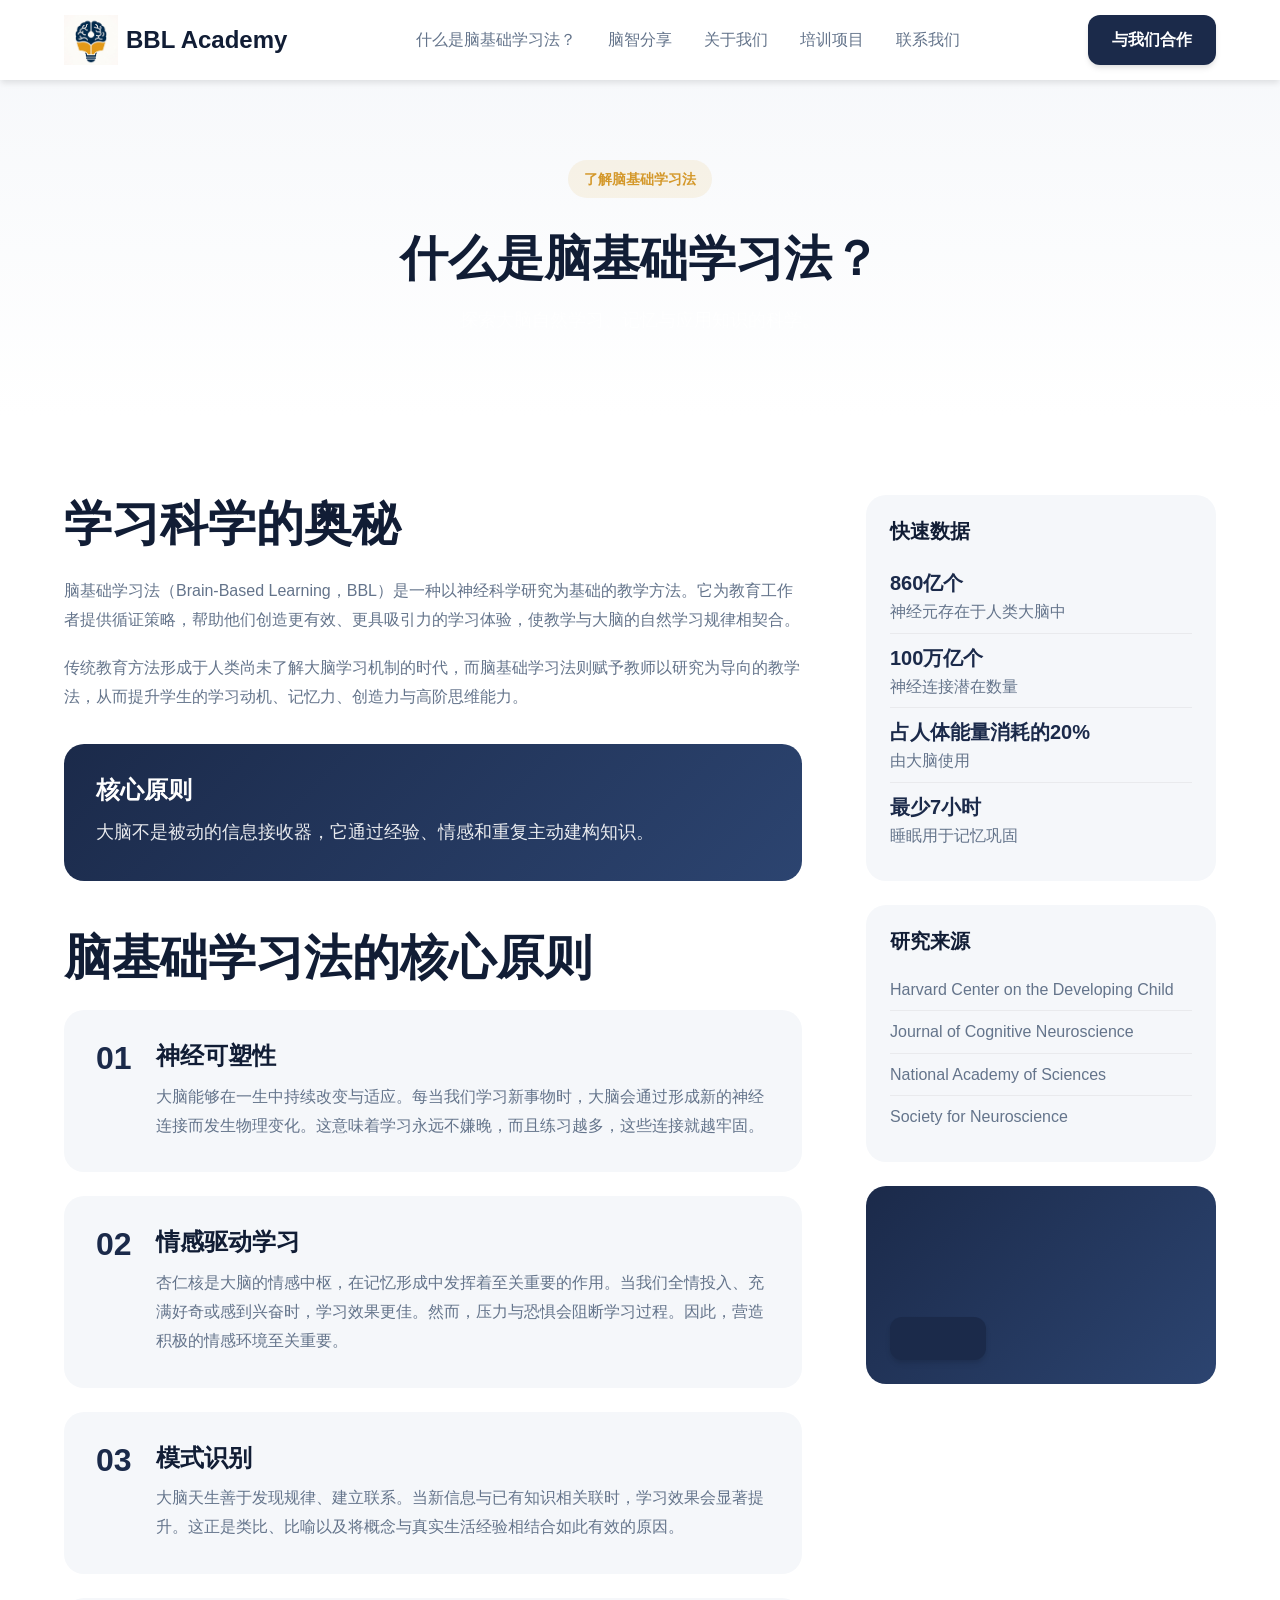
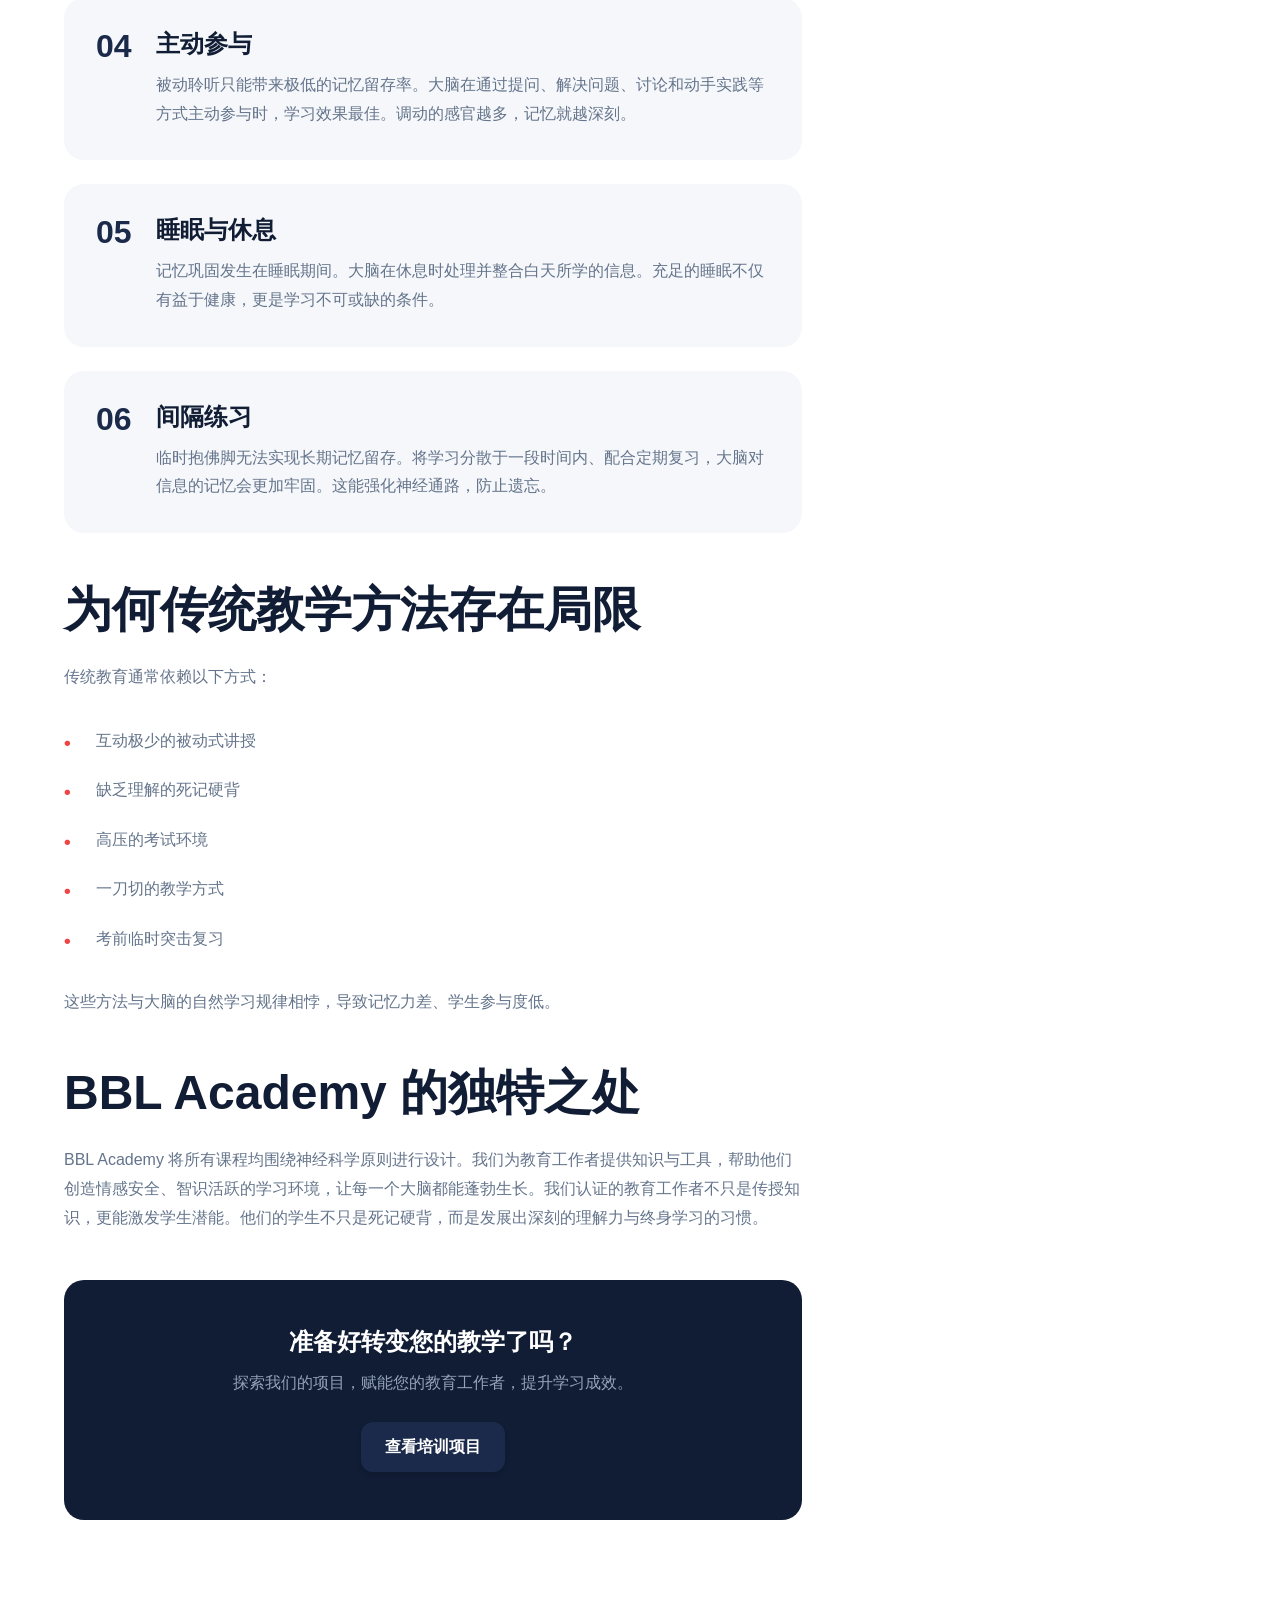
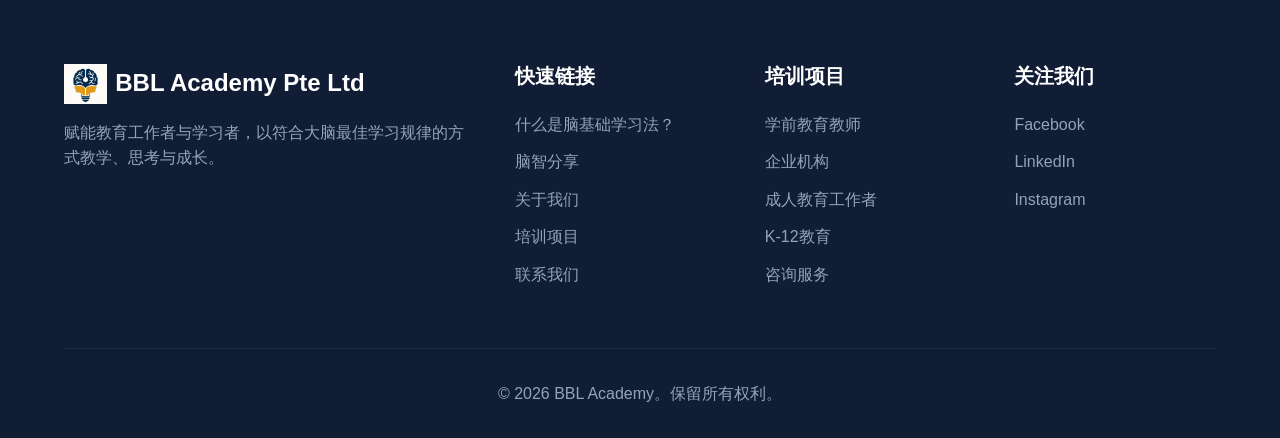
<file: what-is-bbl.html>
<!DOCTYPE html>
<html lang="zh-CN">
<head>
    <meta charset="UTF-8">
    <meta name="viewport" content="width=device-width, initial-scale=1.0">
    <meta http-equiv="X-UA-Compatible" content="IE=edge">
    <meta name="referrer" content="strict-origin-when-cross-origin">
    <meta http-equiv="Content-Security-Policy" content="default-src 'self'; script-src 'self'; style-src 'self' 'unsafe-inline'; font-src 'self'; img-src 'self' data:; connect-src 'self' https://formspree.io; frame-ancestors 'none'; base-uri 'self'; form-action 'self' https://formspree.io; object-src 'none'">
    <meta http-equiv="X-Content-Type-Options" content="nosniff">
    <title>什么是脑基础学习法？- BBL Academy</title>
    <link rel="icon" type="image/x-icon" href="favicon.ico">
    <link rel="icon" type="image/png" sizes="32x32" href="favicon-32x32.png">
    <link rel="icon" type="image/png" sizes="16x16" href="favicon-16x16.png">
    <link rel="apple-touch-icon" sizes="180x180" href="apple-touch-icon.png">
    <link rel="manifest" href="site.webmanifest">
    <link rel="stylesheet" href="styles.css">
</head>
<body>
    <header class="header">
        <nav class="nav container">
            <a href="index.html" class="logo">
                <img src="BBL Academy Logo.jpg" alt="BBL Academy" class="logo-img">
                <span class="logo-text">BBL Academy</span>
            </a>
            <ul class="nav-links">
                <li><a href="what-is-bbl.html">什么是脑基础学习法？</a></li>
                <li><a href="brain-share.html">脑智分享</a></li>
                <li><a href="about.html">关于我们</a></li>
                <li><a href="programmes.html">培训项目</a></li>
                <li><a href="contact.html">联系我们</a></li>
            </ul>
            <a href="contact.html" class="btn btn-primary">与我们合作</a>
            <button class="mobile-menu-btn" aria-label="切换菜单">
                <span></span>
                <span></span>
                <span></span>
            </button>
        </nav>
    </header>

    <main>
        <section class="page-hero">
            <div class="container">
                <span class="section-tag">了解脑基础学习法</span>
                <h1>什么是脑基础学习法？</h1>
                <p class="hero-subtitle">探索大脑自然学习、记忆与应用知识的科学。</p>
            </div>
        </section>

        <section class="content-section">
            <div class="container">
                <div class="content-grid">
                    <div class="content-main">
                        <h2>学习科学的奥秘</h2>
                        <p>脑基础学习法（Brain-Based Learning，BBL）是一种以神经科学研究为基础的教学方法。它为教育工作者提供循证策略，帮助他们创造更有效、更具吸引力的学习体验，使教学与大脑的自然学习规律相契合。</p>

                        <p>传统教育方法形成于人类尚未了解大脑学习机制的时代，而脑基础学习法则赋予教师以研究为导向的教学法，从而提升学生的学习动机、记忆力、创造力与高阶思维能力。</p>

                        <div class="highlight-box">
                            <h3>核心原则</h3>
                            <p>大脑不是被动的信息接收器，它通过经验、情感和重复主动建构知识。</p>
                        </div>

                        <h2>脑基础学习法的核心原则</h2>

                        <div class="principle-card">
                            <div class="principle-number">01</div>
                            <div class="principle-content">
                                <h3>神经可塑性</h3>
                                <p>大脑能够在一生中持续改变与适应。每当我们学习新事物时，大脑会通过形成新的神经连接而发生物理变化。这意味着学习永远不嫌晚，而且练习越多，这些连接就越牢固。</p>
                            </div>
                        </div>

                        <div class="principle-card">
                            <div class="principle-number">02</div>
                            <div class="principle-content">
                                <h3>情感驱动学习</h3>
                                <p>杏仁核是大脑的情感中枢，在记忆形成中发挥着至关重要的作用。当我们全情投入、充满好奇或感到兴奋时，学习效果更佳。然而，压力与恐惧会阻断学习过程。因此，营造积极的情感环境至关重要。</p>
                            </div>
                        </div>

                        <div class="principle-card">
                            <div class="principle-number">03</div>
                            <div class="principle-content">
                                <h3>模式识别</h3>
                                <p>大脑天生善于发现规律、建立联系。当新信息与已有知识相关联时，学习效果会显著提升。这正是类比、比喻以及将概念与真实生活经验相结合如此有效的原因。</p>
                            </div>
                        </div>

                        <div class="principle-card">
                            <div class="principle-number">04</div>
                            <div class="principle-content">
                                <h3>主动参与</h3>
                                <p>被动聆听只能带来极低的记忆留存率。大脑在通过提问、解决问题、讨论和动手实践等方式主动参与时，学习效果最佳。调动的感官越多，记忆就越深刻。</p>
                            </div>
                        </div>

                        <div class="principle-card">
                            <div class="principle-number">05</div>
                            <div class="principle-content">
                                <h3>睡眠与休息</h3>
                                <p>记忆巩固发生在睡眠期间。大脑在休息时处理并整合白天所学的信息。充足的睡眠不仅有益于健康，更是学习不可或缺的条件。</p>
                            </div>
                        </div>

                        <div class="principle-card">
                            <div class="principle-number">06</div>
                            <div class="principle-content">
                                <h3>间隔练习</h3>
                                <p>临时抱佛脚无法实现长期记忆留存。将学习分散于一段时间内、配合定期复习，大脑对信息的记忆会更加牢固。这能强化神经通路，防止遗忘。</p>
                            </div>
                        </div>

                        <h2>为何传统教学方法存在局限</h2>
                        <p>传统教育通常依赖以下方式：</p>
                        <ul class="styled-list">
                            <li>互动极少的被动式讲授</li>
                            <li>缺乏理解的死记硬背</li>
                            <li>高压的考试环境</li>
                            <li>一刀切的教学方式</li>
                            <li>考前临时突击复习</li>
                        </ul>
                        <p>这些方法与大脑的自然学习规律相悖，导致记忆力差、学生参与度低。</p>

                        <h2>BBL Academy 的独特之处</h2>
                        <p>BBL Academy 将所有课程均围绕神经科学原则进行设计。我们为教育工作者提供知识与工具，帮助他们创造情感安全、智识活跃的学习环境，让每一个大脑都能蓬勃生长。我们认证的教育工作者不只是传授知识，更能激发学生潜能。他们的学生不只是死记硬背，而是发展出深刻的理解力与终身学习的习惯。</p>

                        <div class="cta-box">
                            <h3>准备好转变您的教学了吗？</h3>
                            <p>探索我们的项目，赋能您的教育工作者，提升学习成效。</p>
                            <a href="index.html#programs" class="btn btn-primary">查看培训项目</a>
                        </div>
                    </div>

                    <aside class="content-sidebar">
                        <div class="sidebar-card">
                            <h4>快速数据</h4>
                            <ul class="fact-list">
                                <li><strong>860亿个</strong>神经元存在于人类大脑中</li>
                                <li><strong>100万亿个</strong>神经连接潜在数量</li>
                                <li><strong>占人体能量消耗的20%</strong>由大脑使用</li>
                                <li><strong>最少7小时</strong>睡眠用于记忆巩固</li>
                            </ul>
                        </div>

                        <div class="sidebar-card">
                            <h4>研究来源</h4>
                            <ul class="source-list">
                                <li>Harvard Center on the Developing Child</li>
                                <li>Journal of Cognitive Neuroscience</li>
                                <li>National Academy of Sciences</li>
                                <li>Society for Neuroscience</li>
                            </ul>
                        </div>

                        <div class="sidebar-card highlight">
                            <h4>免费咨询</h4>
                            <p>了解脑基础学习法如何帮助您或您的孩子取得成功。</p>
                            <a href="index.html#contact" class="btn btn-primary btn-small">联系我们</a>
                        </div>
                    </aside>
                </div>
            </div>
        </section>
    </main>

    <footer class="footer">
        <div class="container">
            <div class="footer-grid">
                <div class="footer-brand">
                    <a href="index.html" class="logo">
                        <img src="BBL Academy Logo.jpg" alt="BBL Academy" class="logo-img logo-img-footer">
                        <span class="logo-text">BBL Academy Pte Ltd</span>
                    </a>
                    <p>赋能教育工作者与学习者，以符合大脑最佳学习规律的方式教学、思考与成长。</p>
                </div>
                <div class="footer-links">
                    <h4>快速链接</h4>
                    <ul>
                        <li><a href="what-is-bbl.html">什么是脑基础学习法？</a></li>
                        <li><a href="brain-share.html">脑智分享</a></li>
                        <li><a href="about.html">关于我们</a></li>
                        <li><a href="programmes.html">培训项目</a></li>
                        <li><a href="contact.html">联系我们</a></li>
                    </ul>
                </div>
                <div class="footer-links">
                    <h4>培训项目</h4>
                    <ul>
                        <li><a href="programmes.html">学前教育教师</a></li>
                        <li><a href="programmes.html">企业机构</a></li>
                        <li><a href="programmes.html">成人教育工作者</a></li>
                        <li><a href="programmes.html">K-12教育</a></li>
                        <li><a href="programmes.html">咨询服务</a></li>
                    </ul>
                </div>
                <div class="footer-links">
                    <h4>关注我们</h4>
                    <ul>
                        <li><a href="#" rel="noopener noreferrer" target="_blank">Facebook</a></li>
                        <li><a href="#" rel="noopener noreferrer" target="_blank">LinkedIn</a></li>
                        <li><a href="#" rel="noopener noreferrer" target="_blank">Instagram</a></li>
                    </ul>
                </div>
            </div>
            <div class="footer-bottom">
                <p>&copy; 2026 BBL Academy。保留所有权利。</p>
            </div>
        </div>
    </footer>

    <script src="script.js"></script>
</body>
</html>
</file>
<file: styles.css>
/* CSS Variables */
:root {
    --primary: #1B2A4A;
    --primary-dark: #111D35;
    --primary-light: #2C4470;
    --secondary: #D4982A;
    --secondary-light: #E8B04E;
    --secondary-dark: #B07D1E;
    --accent: #D4982A;
    --dark: #111D35;
    --dark-light: #1B2A4A;
    --gray: #64748b;
    --gray-light: #94a3b8;
    --light: #f5f7fa;
    --white: #ffffff;
    --gradient: linear-gradient(135deg, var(--primary) 0%, var(--primary-light) 100%);
    --gradient-gold: linear-gradient(135deg, var(--secondary) 0%, var(--secondary-light) 100%);
    --shadow: 0 4px 6px -1px rgba(0, 0, 0, 0.1), 0 2px 4px -1px rgba(0, 0, 0, 0.06);
    --shadow-lg: 0 10px 15px -3px rgba(0, 0, 0, 0.1), 0 4px 6px -2px rgba(0, 0, 0, 0.05);
    --shadow-xl: 0 20px 25px -5px rgba(0, 0, 0, 0.1), 0 10px 10px -5px rgba(0, 0, 0, 0.04);
    --success: #10b981;
    --radius: 12px;
    --radius-lg: 20px;
}

/* Reset & Base */
*, *::before, *::after {
    box-sizing: border-box;
    margin: 0;
    padding: 0;
}

html {
    scroll-behavior: smooth;
}

body {
    font-family: 'PingFang SC', 'Hiragino Sans GB', 'Microsoft YaHei', 'WenQuanYi Micro Hei', -apple-system, BlinkMacSystemFont, sans-serif;
    font-size: 16px;
    line-height: 1.6;
    color: var(--dark);
    background-color: var(--white);
}

/* Container */
.container {
    max-width: 1200px;
    margin: 0 auto;
    padding: 0 24px;
}

/* Typography */
h1, h2, h3, h4, h5, h6 {
    font-weight: 700;
    line-height: 1.2;
}

h1 { font-size: clamp(2rem, 4vw, 3rem); }
h2 { font-size: clamp(2rem, 4vw, 3rem); }
h3 { font-size: 1.5rem; }
h4 { font-size: 1.25rem; }

p { color: var(--gray); }

.lead {
    font-size: 1.25rem;
    font-weight: 400;
}

.highlight {
    background: var(--gradient);
    -webkit-background-clip: text;
    -webkit-text-fill-color: transparent;
    background-clip: text;
}

/* Buttons */
.btn {
    display: inline-flex;
    align-items: center;
    justify-content: center;
    padding: 12px 24px;
    font-size: 1rem;
    font-weight: 600;
    text-decoration: none;
    border-radius: var(--radius);
    transition: all 0.3s ease;
    cursor: pointer;
    border: none;
}

.btn-primary {
    background: var(--primary);
    color: var(--white);
    box-shadow: var(--shadow);
}

.btn-primary:hover {
    background: var(--primary-light);
    transform: translateY(-2px);
    box-shadow: var(--shadow-lg);
}

.btn-secondary {
    background: transparent;
    color: var(--dark);
    border: 2px solid var(--light);
}

.btn-secondary:hover {
    background: var(--light);
}

.btn-large {
    padding: 16px 32px;
    font-size: 1.1rem;
}

/* Header */
.header {
    position: fixed;
    top: 0;
    left: 0;
    right: 0;
    z-index: 1000;
    background: rgba(255, 255, 255, 0.95);
    backdrop-filter: blur(10px);
    box-shadow: var(--shadow);
}

.nav {
    display: flex;
    align-items: center;
    justify-content: space-between;
    height: 80px;
}

.logo {
    display: flex;
    align-items: center;
    gap: 8px;
    text-decoration: none;
    font-weight: 700;
    font-size: 1.5rem;
    color: var(--dark);
}

.logo-icon {
    font-size: 2rem;
}

.logo-img {
    height: 50px;
    width: auto;
    object-fit: contain;
}

.logo-img-footer {
    height: 40px;
}

.nav-links {
    display: flex;
    list-style: none;
    gap: 32px;
}

.nav-links a {
    text-decoration: none;
    color: var(--gray);
    font-weight: 500;
    transition: color 0.3s ease;
}

.nav-links a:hover {
    color: var(--secondary);
}

/* Dropdown Menu */
.has-dropdown {
    position: relative;
}

.dropdown {
    position: absolute;
    top: 100%;
    left: 0;
    background: var(--white);
    min-width: 250px;
    padding: 12px 0;
    border-radius: var(--radius);
    box-shadow: var(--shadow-lg);
    opacity: 0;
    visibility: hidden;
    transform: translateY(10px);
    transition: all 0.3s ease;
    list-style: none;
    z-index: 1001;
}

.has-dropdown:hover .dropdown {
    opacity: 1;
    visibility: visible;
    transform: translateY(0);
}

.dropdown li {
    margin: 0;
}

.dropdown a {
    display: block;
    padding: 10px 20px;
    color: var(--gray);
    text-decoration: none;
    transition: all 0.3s ease;
    white-space: nowrap;
}

.dropdown a:hover {
    background: var(--light);
    color: var(--primary);
}

.mobile-menu-btn {
    display: none;
    flex-direction: column;
    gap: 6px;
    background: none;
    border: none;
    cursor: pointer;
    padding: 8px;
}

.mobile-menu-btn span {
    display: block;
    width: 24px;
    height: 2px;
    background: var(--dark);
    transition: all 0.3s ease;
}

/* Hero Section */
.hero {
    min-height: 100vh;
    display: flex;
    align-items: center;
    justify-content: center;
    padding: 120px 24px 80px;
    background: linear-gradient(160deg, #0D1526 0%, #1B2A4A 40%, #243558 100%);
    position: relative;
    overflow: hidden;
}

.hero-bg-glow {
    position: absolute;
    top: 40%;
    left: 50%;
    transform: translate(-50%, -50%);
    width: 700px;
    height: 700px;
    background: radial-gradient(circle, rgba(212, 152, 42, 0.15) 0%, rgba(212, 152, 42, 0.05) 35%, transparent 65%);
    border-radius: 50%;
    animation: glowPulse 5s ease-in-out infinite;
    pointer-events: none;
}

@keyframes glowPulse {
    0%, 100% {
        transform: translate(-50%, -50%) scale(1);
        opacity: 0.7;
    }
    50% {
        transform: translate(-50%, -50%) scale(1.1);
        opacity: 1;
    }
}

.hero-centered {
    text-align: center;
    max-width: 800px;
    margin: 0 auto;
    position: relative;
    z-index: 1;
}

.hero-badge {
    display: inline-block;
    padding: 10px 20px;
    background: rgba(212, 152, 42, 0.12);
    color: var(--secondary-light);
    font-size: 0.9rem;
    font-weight: 600;
    border-radius: 50px;
    margin-bottom: 28px;
    border: 1px solid rgba(212, 152, 42, 0.25);
    letter-spacing: 0.03em;
}

.hero h1 {
    color: var(--white);
    margin-bottom: 24px;
    font-size: clamp(2.2rem, 4.5vw, 3.2rem);
}

.hero .highlight {
    color: var(--secondary-light);
    -webkit-text-fill-color: var(--secondary-light);
}

.hero-subtitle {
    font-size: 1.15rem;
    margin: 0 auto 40px;
    color: rgba(255, 255, 255, 0.7);
    max-width: 600px;
    line-height: 1.7;
}

.hero-cta {
    display: flex;
    gap: 16px;
    justify-content: center;
    flex-wrap: wrap;
}

.hero .btn-primary {
    background: var(--gradient-gold);
    color: var(--dark);
    font-weight: 700;
}

.hero .btn-primary:hover {
    box-shadow: 0 8px 24px rgba(212, 152, 42, 0.35);
}

.hero .btn-secondary {
    color: var(--white);
    border-color: rgba(255, 255, 255, 0.25);
}

.hero .btn-secondary:hover {
    background: rgba(255, 255, 255, 0.08);
    border-color: rgba(255, 255, 255, 0.4);
}

.hero-pillars {
    display: flex;
    gap: 40px;
    justify-content: center;
    margin-top: 64px;
    padding-top: 40px;
    border-top: 1px solid rgba(255, 255, 255, 0.08);
}

.hero-pillar {
    display: flex;
    flex-direction: column;
    align-items: center;
    gap: 8px;
    color: rgba(255, 255, 255, 0.6);
    font-size: 0.85rem;
    font-weight: 500;
}

.hero-pillar-icon {
    font-size: 1.8rem;
    display: block;
    margin-bottom: 4px;
}

/* Section Styles */
section {
    padding: 100px 0;
}

.section-header {
    text-align: center;
    margin-bottom: 64px;
}

.section-tag {
    display: inline-block;
    padding: 8px 16px;
    background: rgba(212, 152, 42, 0.1);
    color: var(--secondary);
    font-size: 0.875rem;
    font-weight: 600;
    border-radius: 50px;
    margin-bottom: 16px;
}

/* About Section */
.about {
    background: var(--white);
}

.about-grid {
    display: grid;
    grid-template-columns: 1fr 1fr;
    gap: 64px;
    align-items: center;
}

.about-content p {
    margin-bottom: 24px;
}

.feature-list {
    list-style: none;
}

.feature-list li {
    padding: 12px 0;
    padding-left: 32px;
    position: relative;
    color: var(--dark);
}

.feature-list li::before {
    content: '✓';
    position: absolute;
    left: 0;
    color: var(--primary);
    font-weight: 700;
}

.image-card {
    background: var(--gradient);
    border-radius: var(--radius-lg);
    padding: 48px;
    box-shadow: var(--shadow-xl);
}

.brain-diagram {
    display: grid;
    grid-template-columns: 1fr 1fr;
    gap: 16px;
}

.lobe {
    background: rgba(255, 255, 255, 0.2);
    padding: 24px;
    border-radius: var(--radius);
    text-align: center;
    color: var(--white);
    font-weight: 600;
    transition: transform 0.3s ease;
}

.lobe:hover {
    transform: scale(1.05);
    background: rgba(255, 255, 255, 0.3);
}

/* Methods Section */
.methods {
    background: var(--light);
}

.methods-grid {
    display: grid;
    grid-template-columns: repeat(3, 1fr);
    gap: 32px;
}

.method-card {
    background: var(--white);
    padding: 32px;
    border-radius: var(--radius-lg);
    box-shadow: var(--shadow);
    transition: all 0.3s ease;
}

.method-card:hover {
    transform: translateY(-8px);
    box-shadow: var(--shadow-xl);
}

.method-icon {
    font-size: 3rem;
    margin-bottom: 16px;
}

.method-card h3 {
    margin-bottom: 12px;
    color: var(--dark);
}

/* Programs Section */
.programs {
    background: var(--white);
}

.programs-grid {
    display: grid;
    grid-template-columns: repeat(3, 1fr);
    gap: 32px;
}

.program-card {
    background: var(--white);
    padding: 40px;
    border-radius: var(--radius-lg);
    border: 2px solid var(--light);
    position: relative;
    transition: all 0.3s ease;
}

.program-card:hover {
    border-color: var(--primary-light);
    transform: translateY(-4px);
}

.program-card.featured {
    border-color: var(--primary);
    box-shadow: var(--shadow-lg);
}

.program-badge {
    position: absolute;
    top: -12px;
    left: 24px;
    background: var(--primary);
    color: var(--white);
    padding: 6px 16px;
    border-radius: 50px;
    font-size: 0.75rem;
    font-weight: 600;
}

.program-card h3 {
    margin-bottom: 8px;
    color: var(--dark);
}

.program-audience {
    color: var(--secondary-dark);
    font-weight: 500;
    margin-bottom: 24px;
}

.program-features {
    list-style: none;
    margin-bottom: 32px;
}

.program-features li {
    padding: 8px 0;
    padding-left: 24px;
    position: relative;
    color: var(--gray);
}

.program-features li::before {
    content: '•';
    position: absolute;
    left: 0;
    color: var(--primary);
    font-weight: 700;
}

/* Testimonials Section */
.testimonials {
    background: var(--dark);
}

.testimonials .section-tag {
    background: rgba(212, 152, 42, 0.15);
    color: var(--secondary-light);
}

.testimonials h2 {
    color: var(--white);
}

.testimonials-grid {
    display: grid;
    grid-template-columns: repeat(3, 1fr);
    gap: 32px;
}

.testimonial-card {
    background: var(--dark-light);
    padding: 32px;
    border-radius: var(--radius-lg);
}

.testimonial-content p {
    color: var(--gray-light);
    font-style: italic;
    font-size: 1.1rem;
    margin-bottom: 24px;
}

.testimonial-author {
    display: flex;
    align-items: center;
    gap: 16px;
}

.author-avatar {
    width: 48px;
    height: 48px;
    background: var(--gradient-gold);
    border-radius: 50%;
    display: flex;
    align-items: center;
    justify-content: center;
    color: var(--white);
    font-weight: 600;
}

.author-info {
    display: flex;
    flex-direction: column;
}

.author-name {
    color: var(--white);
    font-weight: 600;
}

.author-role {
    color: var(--gray-light);
    font-size: 0.875rem;
}

/* Contact Section */
.contact {
    background: var(--light);
}

.contact-wrapper {
    display: grid;
    grid-template-columns: 1fr 1fr;
    gap: 64px;
    align-items: start;
}

.contact-info h2 {
    margin-bottom: 16px;
}

.contact-info > p {
    margin-bottom: 32px;
}

.contact-details {
    display: flex;
    flex-direction: column;
    gap: 16px;
}

.contact-item {
    display: flex;
    align-items: center;
    gap: 12px;
    color: var(--dark);
}

.contact-icon {
    font-size: 1.5rem;
}

.contact-form {
    background: var(--white);
    padding: 40px;
    border-radius: var(--radius-lg);
    box-shadow: var(--shadow-lg);
}

.form-group {
    margin-bottom: 24px;
}

.form-group label {
    display: block;
    margin-bottom: 8px;
    font-weight: 500;
    color: var(--dark);
}

.form-group input,
.form-group select,
.form-group textarea {
    width: 100%;
    padding: 14px 16px;
    border: 2px solid var(--light);
    border-radius: var(--radius);
    font-size: 1rem;
    font-family: inherit;
    transition: border-color 0.3s ease;
}

.form-group input:focus,
.form-group select:focus,
.form-group textarea:focus {
    outline: none;
    border-color: var(--primary);
}

.contact-form .btn {
    width: 100%;
}

/* Footer */
.footer {
    background: var(--dark);
    padding: 64px 0 32px;
}

.footer-grid {
    display: grid;
    grid-template-columns: 2fr 1fr 1fr 1fr;
    gap: 48px;
    margin-bottom: 48px;
}

.footer-brand p {
    color: var(--gray-light);
    margin-top: 16px;
}

.footer-brand .logo {
    color: var(--white);
}

.footer-links h4 {
    color: var(--white);
    margin-bottom: 24px;
}

.footer-links ul {
    list-style: none;
}

.footer-links li {
    margin-bottom: 12px;
}

.footer-links a {
    color: var(--gray-light);
    text-decoration: none;
    transition: color 0.3s ease;
}

.footer-links a:hover {
    color: var(--white);
}

.footer-bottom {
    padding-top: 32px;
    border-top: 1px solid var(--dark-light);
    text-align: center;
}

.footer-bottom p {
    color: var(--gray-light);
}

/* Introduction Section */
.intro {
    background: var(--white);
    padding: 80px 0;
}

.intro-content {
    max-width: 800px;
    margin: 0 auto;
    text-align: center;
}

.intro-content .lead {
    font-size: 1.2rem;
    color: var(--dark);
    margin-bottom: 20px;
}

.intro-content p {
    font-size: 1.05rem;
    line-height: 1.8;
}

/* 4 Clusters Section */
.clusters {
    background: var(--light);
}

.section-lead {
    max-width: 700px;
    margin: 0 auto 48px;
    color: var(--gray);
    font-size: 1.1rem;
    text-align: center;
}

.clusters-grid {
    display: grid;
    grid-template-columns: repeat(2, 1fr);
    gap: 32px;
}

.cluster-card {
    background: var(--white);
    padding: 40px;
    border-radius: var(--radius-lg);
    border: 2px solid var(--light);
    position: relative;
    transition: all 0.3s ease;
    display: flex;
    flex-direction: column;
    gap: 12px;
}

.cluster-card:hover {
    transform: translateY(-4px);
    box-shadow: var(--shadow-xl);
}

.cluster-card.cluster-1:hover { border-color: var(--primary); }
.cluster-card.cluster-2:hover { border-color: var(--secondary); }
.cluster-card.cluster-3:hover { border-color: var(--success); }
.cluster-card.cluster-4:hover { border-color: #0ea5e9; }

.cluster-header {
    display: flex;
    align-items: center;
    gap: 16px;
}

.cluster-number {
    font-size: 2rem;
    font-weight: 700;
    color: var(--secondary);
    line-height: 1;
}

.cluster-icon {
    font-size: 2rem;
}

.cluster-card h3 {
    color: var(--dark);
    font-size: 1.25rem;
    line-height: 1.3;
}

.cluster-tag {
    display: inline-block;
    padding: 6px 14px;
    background: rgba(27, 42, 74, 0.08);
    color: var(--primary);
    font-size: 0.75rem;
    font-weight: 600;
    border-radius: 50px;
    width: fit-content;
}

.cluster-tag-2 {
    background: rgba(212, 152, 42, 0.1);
    color: var(--secondary-dark);
}

.cluster-tag-3 {
    background: rgba(16, 185, 129, 0.08);
    color: var(--success);
}

.cluster-tag-4 {
    background: rgba(14, 165, 233, 0.08);
    color: #0ea5e9;
}

.cluster-description {
    color: var(--gray);
    line-height: 1.7;
}

.cluster-practices {
    list-style: none;
    padding: 0;
    margin: 8px 0;
}

.cluster-practices li {
    padding: 6px 0 6px 24px;
    position: relative;
    color: var(--gray);
    font-size: 0.9rem;
}

.cluster-practices li::before {
    content: '✓';
    position: absolute;
    left: 0;
    color: var(--primary);
    font-weight: 700;
}

.cluster-card.cluster-2 .cluster-practices li::before { color: var(--secondary); }
.cluster-card.cluster-3 .cluster-practices li::before { color: var(--success); }
.cluster-card.cluster-4 .cluster-practices li::before { color: #0ea5e9; }

.cluster-link {
    display: inline-block;
    color: var(--secondary-dark);
    font-weight: 600;
    text-decoration: none;
    margin-top: auto;
    transition: all 0.3s ease;
}

.cluster-link:hover {
    color: var(--secondary);
    transform: translateX(4px);
}

.clusters-cta {
    text-align: center;
    margin-top: 48px;
}

/* Implementation Tips Section */
.tips {
    background: var(--white);
}

.tips-grid {
    display: grid;
    grid-template-columns: repeat(5, 1fr);
    gap: 24px;
}

.tip-card {
    text-align: center;
    padding: 32px 20px;
    background: var(--light);
    border-radius: var(--radius-lg);
    transition: all 0.3s ease;
}

.tip-card:hover {
    transform: translateY(-4px);
    box-shadow: var(--shadow);
}

.tip-icon {
    font-size: 2.5rem;
    display: block;
    margin-bottom: 16px;
}

.tip-card h3 {
    font-size: 1.1rem;
    color: var(--dark);
    margin-bottom: 12px;
}

.tip-card p {
    font-size: 0.9rem;
    line-height: 1.6;
}

/* Programs CTA */
.programs-cta {
    text-align: center;
    margin-top: 48px;
}

/* Responsive Design */
@media (max-width: 1024px) {
    .hero-bg-glow {
        width: 400px;
        height: 400px;
    }

    .about-grid,
    .contact-wrapper {
        grid-template-columns: 1fr;
    }

    .methods-grid,
    .programs-grid,
    .testimonials-grid {
        grid-template-columns: repeat(2, 1fr);
    }

    .clusters-grid {
        grid-template-columns: repeat(2, 1fr);
    }

    .tips-grid {
        grid-template-columns: repeat(3, 1fr);
    }

    .footer-grid {
        grid-template-columns: repeat(2, 1fr);
    }
}

@media (max-width: 768px) {
    .nav-links,
    .nav > .btn {
        display: none;
    }

    .mobile-menu-btn {
        display: flex;
    }

    .hero-stats {
        flex-direction: column;
        gap: 24px;
    }

    .methods-grid,
    .programs-grid,
    .testimonials-grid {
        grid-template-columns: 1fr;
    }

    .clusters-grid {
        grid-template-columns: 1fr;
    }

    .tips-grid {
        grid-template-columns: repeat(2, 1fr);
    }

    .hero-cta {
        flex-direction: column;
    }

    .hero-cta .btn {
        width: 100%;
    }

    .hero-pillars {
        display: grid;
        grid-template-columns: repeat(2, 1fr);
        gap: 24px;
    }
}

@media (max-width: 480px) {
    .footer-grid {
        grid-template-columns: 1fr;
        text-align: center;
    }

    section {
        padding: 64px 0;
    }

    .tips-grid {
        grid-template-columns: 1fr;
    }
}

/* Mobile Menu Active State */
.nav-links.active {
    display: flex;
    flex-direction: column;
    position: absolute;
    top: 80px;
    left: 0;
    right: 0;
    background: var(--white);
    padding: 24px;
    box-shadow: var(--shadow-lg);
    gap: 16px;
}

.mobile-menu-btn.active span:nth-child(1) {
    transform: rotate(45deg) translate(6px, 6px);
}

.mobile-menu-btn.active span:nth-child(2) {
    opacity: 0;
}

.mobile-menu-btn.active span:nth-child(3) {
    transform: rotate(-45deg) translate(6px, -6px);
}

/* Animations */
@keyframes fadeInUp {
    from {
        opacity: 0;
        transform: translateY(30px);
    }
    to {
        opacity: 1;
        transform: translateY(0);
    }
}

.animate-in {
    animation: fadeInUp 0.6s ease forwards;
}

/* Page Hero */
.page-hero {
    padding: 160px 0 80px;
    background: linear-gradient(180deg, var(--light) 0%, var(--white) 100%);
    text-align: center;
}

.page-hero h1 {
    margin: 16px 0;
}

.page-hero .hero-subtitle {
    max-width: 600px;
    margin: 0 auto;
}

/* Content Section */
.content-section {
    padding: 80px 0;
}

.content-grid {
    display: grid;
    grid-template-columns: 1fr 350px;
    gap: 64px;
    align-items: start;
}

.content-main h2 {
    margin-top: 48px;
    margin-bottom: 24px;
    color: var(--dark);
}

.content-main h2:first-child {
    margin-top: 0;
}

.content-main p {
    margin-bottom: 20px;
    line-height: 1.8;
}

/* Highlight Box */
.highlight-box {
    background: var(--gradient);
    color: var(--white);
    padding: 32px;
    border-radius: var(--radius-lg);
    margin: 32px 0;
}

.highlight-box h3 {
    color: var(--white);
    margin-bottom: 12px;
}

.highlight-box p {
    color: rgba(255, 255, 255, 0.9);
    margin: 0;
    font-size: 1.1rem;
}

/* Principle Cards */
.principle-card {
    display: flex;
    gap: 24px;
    padding: 32px;
    background: var(--light);
    border-radius: var(--radius-lg);
    margin-bottom: 24px;
    transition: all 0.3s ease;
}

.principle-card:hover {
    transform: translateX(8px);
    box-shadow: var(--shadow);
}

.principle-number {
    font-size: 2rem;
    font-weight: 700;
    color: var(--primary);
    line-height: 1;
}

.principle-content h3 {
    margin-bottom: 12px;
    color: var(--dark);
}

.principle-content p {
    margin: 0;
}

/* Styled List */
.styled-list {
    list-style: none;
    margin: 24px 0;
    padding-left: 0;
}

.styled-list li {
    padding: 12px 0 12px 32px;
    position: relative;
    color: var(--gray);
}

.styled-list li::before {
    content: '•';
    position: absolute;
    left: 0;
    color: #ef4444;
    font-weight: 700;
    font-size: 1.2rem;
}

/* CTA Box */
.cta-box {
    background: var(--dark);
    color: var(--white);
    padding: 48px;
    border-radius: var(--radius-lg);
    text-align: center;
    margin-top: 48px;
}

.cta-box h3 {
    color: var(--white);
    margin-bottom: 12px;
}

.cta-box p {
    color: var(--gray-light);
    margin-bottom: 24px;
}

/* Sidebar */
.content-sidebar {
    position: sticky;
    top: 100px;
}

.sidebar-card {
    background: var(--light);
    padding: 24px;
    border-radius: var(--radius-lg);
    margin-bottom: 24px;
}

.sidebar-card.highlight {
    background: var(--gradient);
    color: var(--white);
}

.sidebar-card.highlight h4 {
    color: var(--white);
}

.sidebar-card.highlight p {
    color: rgba(255, 255, 255, 0.9);
    margin-bottom: 16px;
}

.sidebar-card h4 {
    color: var(--dark);
    margin-bottom: 16px;
}

.fact-list,
.source-list {
    list-style: none;
}

.fact-list li,
.source-list li {
    padding: 8px 0;
    color: var(--gray);
    border-bottom: 1px solid rgba(0, 0, 0, 0.05);
}

.fact-list li:last-child,
.source-list li:last-child {
    border-bottom: none;
}

.fact-list strong {
    color: var(--primary);
    display: block;
    font-size: 1.25rem;
}

.btn-small {
    padding: 10px 20px;
    font-size: 0.9rem;
}

/* About Page Hero with background image */
.about-hero {
    position: relative;
    overflow: hidden;
    padding: 200px 0 100px;
    background: var(--dark);
    text-align: center;
}

.about-hero-image {
    position: absolute;
    top: 0;
    left: 0;
    width: 100%;
    height: 100%;
    z-index: 0;
}

.about-hero-image img {
    width: 100%;
    height: 100%;
    object-fit: cover;
    object-position: center 30%;
}

.about-hero-overlay {
    position: absolute;
    top: 0;
    left: 0;
    width: 100%;
    height: 100%;
    background: linear-gradient(160deg, rgba(17, 29, 53, 0.75) 0%, rgba(27, 42, 74, 0.88) 100%);
}

.about-hero .container {
    position: relative;
    z-index: 1;
}

.about-hero h1 {
    color: var(--white);
}

.about-hero .hero-subtitle {
    color: rgba(255, 255, 255, 0.8);
    max-width: 640px;
    margin: 0 auto;
}

.about-hero .section-tag {
    background: rgba(212, 152, 42, 0.2);
    color: var(--secondary-light);
}

@media (max-width: 768px) {
    .about-hero {
        padding: 160px 0 60px;
    }
}

/* ==========================================
   VISION & MISSION — THREE-COLUMN REDESIGN
   ========================================== */

.vm-grid-three {
    display: grid;
    grid-template-columns: 1fr 1.6fr;
    grid-template-rows: auto auto;
    gap: 24px;
    align-items: stretch;
}

.vm-vision  { grid-column: 1; grid-row: 1; }
.vm-mission { grid-column: 2; grid-row: 1; }
.vm-values  { grid-column: 1 / -1; grid-row: 2; }

.vm-card-new {
    background: var(--white);
    border-radius: var(--radius-lg);
    padding: 40px 36px;
    border: 2px solid var(--light);
    transition: all 0.3s ease;
}

.vm-card-new:hover {
    transform: translateY(-4px);
    box-shadow: var(--shadow-xl);
}

.vm-vision:hover  { border-color: var(--secondary); }
.vm-mission:hover { border-color: var(--primary); }
.vm-values:hover  { border-color: var(--success); }

.vm-card-icon {
    font-size: 2.4rem;
    display: block;
    margin-bottom: 16px;
}

.vm-card-new h3 {
    font-size: 1.4rem;
    color: var(--dark);
    margin-bottom: 16px;
}

.vm-card-new > p {
    color: var(--gray);
    line-height: 1.8;
}

/* Mission list inside new VM card */
.vm-mission-list {
    list-style: none;
    padding: 0;
    margin: 0;
}

.vm-mission-list li {
    padding: 8px 0 8px 24px;
    position: relative;
    color: var(--gray);
    line-height: 1.7;
    font-size: 0.95rem;
    border-bottom: 1px solid var(--light);
}

.vm-mission-list li:last-child {
    border-bottom: none;
}

.vm-mission-list li::before {
    content: '✓';
    position: absolute;
    left: 0;
    color: var(--primary);
    font-weight: 700;
}

/* Values list inside new VM card */
.vm-values-list {
    display: grid;
    grid-template-columns: repeat(3, 1fr);
    gap: 28px;
}

.vm-value-item {
    display: flex;
    align-items: flex-start;
    gap: 14px;
}

.vm-value-letter {
    display: inline-flex;
    align-items: center;
    justify-content: center;
    min-width: 36px;
    height: 36px;
    background: var(--gradient);
    color: var(--white);
    font-weight: 700;
    font-size: 1rem;
    border-radius: 50%;
    flex-shrink: 0;
}

.vm-value-item strong {
    display: block;
    color: var(--dark);
    margin-bottom: 2px;
    font-size: 0.95rem;
}

.vm-value-item p {
    margin: 0;
    font-size: 0.85rem;
    line-height: 1.5;
    color: var(--gray);
}

.vm-value-content {
    display: flex;
    flex-direction: column;
    gap: 6px;
}

.vm-value-tagline {
    margin: 0;
    font-size: 0.85rem;
    font-style: italic;
    color: var(--secondary);
    font-weight: 600;
}

.vm-value-belief {
    margin: 0;
    font-size: 0.82rem;
    line-height: 1.5;
    color: var(--gray);
}

.vm-value-belief em {
    font-style: normal;
    font-weight: 600;
    color: var(--dark);
}

.vm-value-do {
    margin: 4px 0 0 0;
    padding-left: 16px;
    display: flex;
    flex-direction: column;
    gap: 3px;
}

.vm-value-do li {
    font-size: 0.82rem;
    line-height: 1.5;
    color: var(--gray);
}

.vm-value-promise {
    margin: 4px 0 0 0;
    font-size: 0.82rem;
    line-height: 1.5;
    color: var(--primary);
    background: rgba(27, 42, 74, 0.06);
    border-left: 3px solid var(--secondary);
    padding: 6px 10px;
    border-radius: 0 6px 6px 0;
}

.vm-value-promise span {
    font-weight: 700;
}

.values-north-star {
    margin-top: 20px;
    padding: 14px 18px;
    background: var(--gradient);
    border-radius: var(--radius);
    text-align: center;
}

.north-star-label {
    display: block;
    font-size: 0.72rem;
    font-weight: 700;
    letter-spacing: 0.1em;
    text-transform: uppercase;
    color: var(--secondary-light);
    margin-bottom: 4px;
}

.north-star-text {
    margin: 0;
    font-size: 0.9rem;
    font-weight: 600;
    color: var(--white);
    line-height: 1.5;
}

@media (max-width: 1024px) {
    .vm-grid-three {
        grid-template-columns: 1fr;
    }
    .vm-vision, .vm-mission, .vm-values {
        grid-column: auto;
        grid-row: auto;
    }
    .vm-values-list {
        grid-template-columns: repeat(3, 1fr);
        gap: 20px;
    }
}

@media (max-width: 768px) {
    .vm-values-list {
        grid-template-columns: 1fr;
        gap: 16px;
    }
}

/* ==========================================
   LEADERSHIP — HORIZONTAL ROW LAYOUT
   ========================================== */

.leadership-subheading {
    font-size: 0.85rem;
    font-weight: 700;
    color: var(--gray);
    text-transform: uppercase;
    letter-spacing: 0.1em;
    margin-bottom: 20px;
    padding-bottom: 12px;
    border-bottom: 2px solid var(--light);
}

/* Stacked list of horizontal person rows */
.leader-list {
    display: flex;
    flex-direction: column;
    gap: 16px;
}

/* Each person row: avatar left, content right */
.leader-row {
    display: flex;
    align-items: flex-start;
    gap: 24px;
    background: var(--white);
    border: 2px solid var(--light);
    border-radius: var(--radius-lg);
    padding: 28px 32px;
    transition: all 0.3s ease;
}

.leader-row:hover {
    border-color: var(--primary-light);
    box-shadow: var(--shadow-lg);
    transform: translateY(-2px);
}

.leader-row-featured {
    border-color: var(--secondary);
    box-shadow: var(--shadow);
    background: linear-gradient(135deg, #fffdf5 0%, #fff 100%);
}

/* Avatar column */
.leader-row-avatar {
    flex-shrink: 0;
}

.leader-avatar-circle {
    width: 80px;
    height: 80px;
    background: var(--gradient);
    border-radius: 50%;
    display: flex;
    align-items: center;
    justify-content: center;
    color: var(--white);
    font-weight: 700;
    font-size: 1.2rem;
    letter-spacing: 0.03em;
}

.leader-avatar-gold {
    background: var(--gradient-gold);
    width: 88px;
    height: 88px;
    font-size: 1.1rem;
}

/* Content column */
.leader-row-body {
    flex: 1;
    min-width: 0;
}

.leader-row-header {
    display: flex;
    align-items: flex-start;
    justify-content: space-between;
    gap: 16px;
    margin-bottom: 12px;
}

.leader-row-name {
    font-size: 1.15rem;
    font-weight: 700;
    color: var(--dark);
    margin-bottom: 4px;
    line-height: 1.3;
}

.leader-row-role {
    font-size: 0.85rem;
    font-weight: 600;
    color: var(--secondary-dark);
    margin: 0;
}

.leader-row-bio {
    font-size: 0.92rem;
    line-height: 1.7;
    color: var(--gray);
    margin: 0;
}

/* Links area: button + LinkedIn icon */
.leader-row-links {
    display: flex;
    align-items: center;
    gap: 10px;
    flex-shrink: 0;
}

.leader-linkedin {
    display: inline-flex;
    align-items: center;
    justify-content: center;
    width: 38px;
    height: 38px;
    border-radius: 8px;
    background: #0077B5;
    color: var(--white);
    transition: all 0.3s ease;
    flex-shrink: 0;
}

.leader-linkedin:hover {
    background: #005885;
    transform: translateY(-2px);
    box-shadow: var(--shadow);
}

/* Responsive: stack header items on small screens */
@media (max-width: 640px) {
    .leader-row {
        flex-direction: column;
        align-items: center;
        text-align: center;
        padding: 24px 20px;
    }

    .leader-row-header {
        flex-direction: column;
        align-items: center;
        text-align: center;
    }

    .leader-row-links {
        justify-content: center;
    }
}

/* About Page - Story Section */
.about-story {
    background: var(--white);
    padding: 80px 0;
}

.about-story-grid {
    display: grid;
    grid-template-columns: 1.2fr 0.8fr;
    gap: 64px;
    align-items: center;
}

.about-story-content h2 {
    margin: 16px 0 24px;
    color: var(--dark);
}

.about-story-content .lead {
    font-size: 1.15rem;
    color: var(--dark);
    margin-bottom: 20px;
    line-height: 1.8;
}

.about-story-content p {
    line-height: 1.8;
    margin-bottom: 16px;
}

.about-brand-card {
    background: var(--light);
    border-radius: var(--radius-lg);
    padding: 40px;
    display: grid;
    grid-template-columns: 1fr 1fr;
    gap: 24px;
}

.brand-personality-item {
    display: flex;
    flex-direction: column;
    align-items: center;
    gap: 10px;
    padding: 24px 16px;
    background: var(--white);
    border-radius: var(--radius);
    text-align: center;
    transition: all 0.3s ease;
}

.brand-personality-item:hover {
    transform: translateY(-4px);
    box-shadow: var(--shadow);
}

.brand-icon {
    font-size: 2rem;
}

.brand-label {
    font-weight: 600;
    color: var(--dark);
    font-size: 0.9rem;
}

/* About Page - Vision & Mission */
.about-vm {
    background: var(--light);
}

.vm-grid {
    display: grid;
    grid-template-columns: 1fr 1fr;
    gap: 32px;
}

.vm-card {
    background: var(--white);
    padding: 48px;
    border-radius: var(--radius-lg);
    border: 2px solid var(--light);
    transition: all 0.3s ease;
}

.vm-card:hover {
    transform: translateY(-4px);
    box-shadow: var(--shadow-xl);
}

.vm-vision:hover {
    border-color: var(--secondary);
}

.vm-mission:hover {
    border-color: var(--primary);
}

.vm-icon {
    font-size: 2.5rem;
    display: block;
    margin-bottom: 20px;
}

.vm-card h3 {
    color: var(--dark);
    margin-bottom: 16px;
    font-size: 1.5rem;
}

.vm-card > p {
    line-height: 1.8;
}

.mission-list {
    list-style: none;
    padding: 0;
    margin-top: 16px;
}

.mission-list li {
    padding: 10px 0 10px 28px;
    position: relative;
    color: var(--gray);
    line-height: 1.7;
}

.mission-list li::before {
    content: '✓';
    position: absolute;
    left: 0;
    color: var(--primary);
    font-weight: 700;
}

/* About Page - Values */
.about-values {
    background: var(--white);
}

.values-grid {
    display: grid;
    grid-template-columns: repeat(3, 1fr);
    gap: 32px;
}

.value-card {
    background: var(--white);
    padding: 48px 36px;
    border-radius: var(--radius-lg);
    border: 2px solid var(--light);
    text-align: center;
    transition: all 0.3s ease;
}

.value-card:hover {
    transform: translateY(-6px);
    box-shadow: var(--shadow-xl);
}

.value-card-1:hover { border-color: var(--secondary); }
.value-card-2:hover { border-color: var(--primary); }
.value-card-3:hover { border-color: var(--success); }

.value-letter {
    display: inline-flex;
    align-items: center;
    justify-content: center;
    width: 64px;
    height: 64px;
    border-radius: 50%;
    font-size: 1.75rem;
    font-weight: 700;
    margin-bottom: 20px;
}

.value-card-1 .value-letter {
    background: rgba(212, 152, 42, 0.1);
    color: var(--secondary);
}

.value-card-2 .value-letter {
    background: rgba(27, 42, 74, 0.08);
    color: var(--primary);
}

.value-card-3 .value-letter {
    background: rgba(16, 185, 129, 0.08);
    color: var(--success);
}

.value-card h3 {
    color: var(--dark);
    margin-bottom: 12px;
}

.value-card p {
    line-height: 1.7;
}

/* About Page - Audiences */
.about-audiences {
    background: var(--light);
}

.audiences-grid {
    display: grid;
    grid-template-columns: repeat(5, 1fr);
    gap: 24px;
}

.audience-card {
    background: var(--white);
    padding: 32px 20px;
    border-radius: var(--radius-lg);
    text-align: center;
    transition: all 0.3s ease;
}

.audience-card:hover {
    transform: translateY(-4px);
    box-shadow: var(--shadow);
}

.audience-icon {
    font-size: 2.5rem;
    display: block;
    margin-bottom: 16px;
}

.audience-card h3 {
    font-size: 1rem;
    color: var(--dark);
    margin-bottom: 10px;
}

.audience-card p {
    font-size: 0.85rem;
    line-height: 1.6;
}

/* About Page - Leadership */
.about-leadership {
    background: var(--white);
}

.leadership-grid {
    display: grid;
    grid-template-columns: repeat(5, 1fr);
    gap: 24px;
}

.leader-card {
    background: var(--white);
    padding: 36px 24px;
    border-radius: var(--radius-lg);
    border: 2px solid var(--light);
    text-align: center;
    transition: all 0.3s ease;
    display: flex;
    flex-direction: column;
    align-items: center;
}

.leader-card:hover {
    transform: translateY(-4px);
    box-shadow: var(--shadow-lg);
    border-color: var(--primary-light);
}

.leader-card-featured {
    border-color: var(--secondary);
    box-shadow: var(--shadow);
}

.leader-avatar {
    width: 72px;
    height: 72px;
    background: var(--gradient);
    border-radius: 50%;
    display: flex;
    align-items: center;
    justify-content: center;
    color: var(--white);
    font-weight: 700;
    font-size: 1.25rem;
    margin-bottom: 20px;
}

.leader-card-featured .leader-avatar {
    background: var(--gradient-gold);
    width: 80px;
    height: 80px;
    font-size: 1.1rem;
}

.leader-card h3 {
    color: var(--dark);
    font-size: 1rem;
    margin-bottom: 6px;
}

.leader-role {
    color: var(--secondary-dark);
    font-weight: 500;
    font-size: 0.85rem;
    margin-bottom: 12px;
}

.leader-bio {
    font-size: 0.85rem;
    line-height: 1.6;
    margin-bottom: 16px;
}

.leader-card .btn {
    margin-top: auto;
}

/* About Page - CTA Section */
.about-cta-section {
    background: var(--light);
    padding: 60px 0 100px;
}

.about-cta-section .cta-box {
    margin-top: 0;
}

.cta-buttons {
    display: flex;
    gap: 16px;
    justify-content: center;
    flex-wrap: wrap;
}

/* About Page Responsive */
@media (max-width: 1024px) {
    .about-story-grid {
        grid-template-columns: 1fr;
    }

    .audiences-grid {
        grid-template-columns: repeat(3, 1fr);
    }

    .leadership-grid {
        grid-template-columns: repeat(3, 1fr);
    }
}

@media (max-width: 768px) {
    .vm-grid {
        grid-template-columns: 1fr;
    }

    .values-grid {
        grid-template-columns: 1fr;
    }

    .audiences-grid {
        grid-template-columns: repeat(2, 1fr);
    }

    .leadership-grid {
        grid-template-columns: repeat(2, 1fr);
    }

    .cta-buttons {
        flex-direction: column;
    }

    .cta-buttons .btn {
        width: 100%;
    }
}

@media (max-width: 480px) {
    .audiences-grid {
        grid-template-columns: 1fr;
    }

    .leadership-grid {
        grid-template-columns: 1fr;
    }
}

/* Responsive for content pages */
@media (max-width: 1024px) {
    .content-grid {
        grid-template-columns: 1fr;
    }

    .content-sidebar {
        position: static;
        display: grid;
        grid-template-columns: repeat(3, 1fr);
        gap: 24px;
    }

    .sidebar-card {
        margin-bottom: 0;
    }
}

@media (max-width: 768px) {
    .content-sidebar {
        grid-template-columns: 1fr;
    }

    .principle-card {
        flex-direction: column;
        gap: 16px;
    }

    /* Mobile dropdown */
    .has-dropdown .dropdown {
        position: static;
        opacity: 1;
        visibility: visible;
        transform: none;
        box-shadow: none;
        background: transparent;
        padding: 0;
        padding-left: 16px;
        min-width: auto;
    }

    .nav-links.active .dropdown {
        display: block;
    }
}

/* ==========================================
   BRAIN SHARE (BLOG) PAGE
   ========================================== */

/* Blog Hero with Background Image */
.blog-hero {
    position: relative;
    overflow: hidden;
    padding: 200px 0 100px;
    background: var(--dark);
}

.blog-hero-image {
    position: absolute;
    top: 0;
    left: 0;
    width: 100%;
    height: 100%;
    z-index: 0;
}

.blog-hero-image img {
    width: 100%;
    height: 100%;
    object-fit: cover;
    object-position: center;
}

.blog-hero-overlay {
    position: absolute;
    top: 0;
    left: 0;
    width: 100%;
    height: 100%;
    background: linear-gradient(180deg, rgba(17, 29, 53, 0.7) 0%, rgba(27, 42, 74, 0.85) 100%);
}

.blog-hero .container {
    position: relative;
    z-index: 1;
}

.blog-hero h1 {
    color: var(--white);
}

.blog-hero .hero-subtitle {
    color: rgba(255, 255, 255, 0.8);
    max-width: 600px;
    margin: 0 auto;
}

.blog-hero .section-tag {
    background: rgba(212, 152, 42, 0.2);
    color: var(--secondary-light);
}

/* Blog Featured Image */
.blog-featured-image {
    width: 100%;
    height: 280px;
    overflow: hidden;
}

.blog-featured-image img {
    width: 100%;
    height: 100%;
    object-fit: cover;
    object-position: center;
    transition: transform 0.5s ease;
}

.blog-card:hover .blog-featured-image img {
    transform: scale(1.03);
}

/* Blog Section */
.blog-section {
    padding: 60px 0 80px;
    background: var(--white);
}

.blog-list {
    display: flex;
    flex-direction: column;
    gap: 32px;
}

/* Blog Card */
.blog-card {
    background: var(--white);
    border: 2px solid var(--light);
    border-radius: var(--radius-lg);
    overflow: hidden;
    transition: all 0.3s ease;
}

.blog-card:hover {
    border-color: var(--primary-light);
    box-shadow: var(--shadow-lg);
}

.blog-card-header {
    padding: 40px 48px;
}

.blog-meta {
    display: flex;
    align-items: center;
    gap: 16px;
    margin-bottom: 16px;
    flex-wrap: wrap;
}

.blog-category {
    display: inline-block;
    padding: 6px 14px;
    background: rgba(212, 152, 42, 0.1);
    color: var(--secondary-dark);
    font-size: 0.8rem;
    font-weight: 600;
    border-radius: 50px;
}

.blog-date,
.blog-read-time {
    font-size: 0.85rem;
    color: var(--gray-light);
}

.blog-date::before {
    content: '';
}

.blog-read-time::before {
    content: '·';
    margin-right: 16px;
}

.blog-title {
    font-size: clamp(1.5rem, 3vw, 2rem);
    color: var(--dark);
    margin-bottom: 16px;
    line-height: 1.3;
}

.blog-excerpt {
    font-size: 1.1rem;
    line-height: 1.7;
    color: var(--gray);
    margin-bottom: 24px;
}

/* Expand/Collapse Button */
.blog-expand-btn {
    display: inline-flex;
    align-items: center;
    gap: 10px;
    padding: 12px 28px;
    background: var(--primary);
    color: var(--white);
    font-size: 1rem;
    font-weight: 600;
    border: none;
    border-radius: var(--radius);
    cursor: pointer;
    transition: all 0.3s ease;
}

.blog-expand-btn:hover {
    background: var(--primary-light);
    transform: translateY(-2px);
    box-shadow: var(--shadow-lg);
}

.blog-expand-btn[aria-expanded="true"] {
    background: var(--gray);
}

.blog-expand-btn[aria-expanded="true"] .expand-text::after {
    content: '';
}

.blog-expand-btn[aria-expanded="true"] .expand-icon {
    transform: rotate(180deg);
}

.expand-icon {
    font-size: 1.1rem;
    transition: transform 0.3s ease;
    display: inline-block;
}

/* Blog Card Body (Expandable) */
.blog-card-body {
    max-height: 0;
    overflow: hidden;
    transition: max-height 0.6s ease;
}

.blog-card-body.expanded {
    max-height: none;
}

.blog-content {
    padding: 0 48px 48px;
    border-top: 2px solid var(--light);
    padding-top: 40px;
}

.blog-content h3 {
    font-size: 1.5rem;
    color: var(--dark);
    margin-top: 48px;
    margin-bottom: 20px;
}

.blog-content h3:first-child {
    margin-top: 0;
}

.blog-content h4 {
    font-size: 1.2rem;
    color: var(--dark);
    margin-top: 40px;
    margin-bottom: 16px;
}

.blog-content p {
    line-height: 1.8;
    margin-bottom: 16px;
}

.blog-content ul {
    list-style: none;
    padding: 0;
    margin: 16px 0;
}

.blog-content ul li {
    padding: 6px 0 6px 24px;
    position: relative;
    color: var(--gray);
    line-height: 1.7;
}

.blog-content ul li::before {
    content: '•';
    position: absolute;
    left: 0;
    color: var(--secondary);
    font-weight: 700;
    font-size: 1.2rem;
}

/* Blog Two Column Layout */
.blog-two-col {
    display: grid;
    grid-template-columns: 1fr 1fr;
    gap: 32px;
    margin: 24px 0 32px;
}

.blog-col {
    background: var(--light);
    padding: 32px;
    border-radius: var(--radius-lg);
}

.blog-col h4 {
    margin-top: 0;
    margin-bottom: 16px;
    color: var(--dark);
}

.blog-col ul {
    margin: 0 0 16px;
}

.blog-note {
    font-size: 0.9rem;
    font-style: italic;
    color: var(--gray-light);
    margin-bottom: 12px;
}

/* Blog Numbered List */
.blog-numbered-list {
    display: flex;
    flex-direction: column;
    gap: 16px;
    margin: 24px 0;
}

.blog-numbered-item {
    display: flex;
    gap: 20px;
    align-items: flex-start;
    padding: 20px 24px;
    background: var(--light);
    border-radius: var(--radius);
    transition: all 0.3s ease;
}

.blog-numbered-item:hover {
    transform: translateX(8px);
    box-shadow: var(--shadow);
}

.blog-number {
    display: flex;
    align-items: center;
    justify-content: center;
    min-width: 36px;
    height: 36px;
    background: var(--gradient);
    color: var(--white);
    font-weight: 700;
    font-size: 0.9rem;
    border-radius: 50%;
    flex-shrink: 0;
}

.blog-numbered-item strong {
    display: block;
    color: var(--dark);
    margin-bottom: 4px;
}

.blog-numbered-item p {
    margin: 0;
    font-size: 0.95rem;
}

/* Blog Insight Cards */
.blog-insight-card {
    display: flex;
    gap: 24px;
    padding: 36px;
    background: var(--light);
    border-radius: var(--radius-lg);
    margin-bottom: 24px;
    border-left: 4px solid var(--secondary);
    transition: all 0.3s ease;
}

.blog-insight-card:hover {
    box-shadow: var(--shadow);
    transform: translateX(4px);
}

.blog-insight-number {
    font-size: 2rem;
    font-weight: 700;
    color: var(--secondary);
    line-height: 1;
    flex-shrink: 0;
}

.blog-insight-content h4 {
    margin-top: 0;
    margin-bottom: 12px;
    font-size: 1.2rem;
    color: var(--dark);
}

.blog-insight-content ul {
    margin: 12px 0;
}

.blog-shift {
    padding: 12px 16px;
    background: rgba(27, 42, 74, 0.05);
    border-radius: var(--radius);
    margin-top: 12px;
    font-size: 0.95rem;
}

/* Blog Habits Grid */
.blog-habits-grid {
    display: grid;
    grid-template-columns: repeat(4, 1fr);
    gap: 16px;
    margin: 24px 0 32px;
}

.blog-habit {
    display: flex;
    flex-direction: column;
    align-items: center;
    gap: 10px;
    padding: 24px 16px;
    background: var(--light);
    border-radius: var(--radius);
    text-align: center;
    font-size: 0.9rem;
    font-weight: 500;
    color: var(--dark);
    transition: all 0.3s ease;
}

.blog-habit:hover {
    transform: translateY(-4px);
    box-shadow: var(--shadow);
}

.blog-habit-icon {
    font-size: 2rem;
}

/* Blog Design Pattern Steps */
.blog-design-pattern {
    display: flex;
    flex-direction: column;
    gap: 12px;
    margin: 24px 0 32px;
}

.blog-pattern-step {
    padding: 20px 24px;
    background: var(--light);
    border-radius: var(--radius);
    transition: all 0.3s ease;
}

.blog-pattern-step:hover {
    transform: translateX(8px);
    box-shadow: var(--shadow);
}

.pattern-step-header {
    display: flex;
    align-items: center;
    gap: 12px;
    margin-bottom: 8px;
}

.pattern-step-num {
    display: flex;
    align-items: center;
    justify-content: center;
    width: 28px;
    height: 28px;
    background: var(--primary);
    color: var(--white);
    font-weight: 700;
    font-size: 0.8rem;
    border-radius: 50%;
    flex-shrink: 0;
}

.pattern-step-label {
    font-weight: 700;
    color: var(--dark);
    font-size: 1.05rem;
}

.pattern-step-time {
    margin-left: auto;
    font-size: 0.8rem;
    font-weight: 600;
    color: var(--secondary-dark);
    background: rgba(212, 152, 42, 0.1);
    padding: 4px 12px;
    border-radius: 50px;
}

.blog-pattern-step p {
    margin: 0;
    font-size: 0.95rem;
    padding-left: 40px;
}

/* Blog Tasks Grid */
.blog-tasks-grid {
    display: grid;
    grid-template-columns: repeat(2, 1fr);
    gap: 16px;
    margin: 24px 0 32px;
}

.blog-task-card {
    padding: 24px;
    background: var(--light);
    border-radius: var(--radius);
    border-left: 3px solid var(--primary);
    transition: all 0.3s ease;
}

.blog-task-card:hover {
    transform: translateY(-4px);
    box-shadow: var(--shadow);
}

.blog-task-card h5 {
    font-size: 1rem;
    color: var(--dark);
    margin-bottom: 8px;
}

.blog-task-card p {
    margin: 0;
    font-size: 0.9rem;
}

/* AI Comparison Table */
.blog-ai-table {
    border: 2px solid var(--light);
    border-radius: var(--radius-lg);
    overflow: hidden;
    margin: 28px 0 36px;
}

.blog-ai-table-header {
    display: grid;
    grid-template-columns: 1fr 1fr;
    background: var(--primary);
    color: var(--white);
    font-weight: 700;
    font-size: 0.9rem;
    letter-spacing: 0.03em;
}

.blog-ai-table-header span {
    padding: 14px 20px;
}

.blog-ai-table-header span:first-child {
    border-right: 1px solid rgba(255,255,255,0.2);
}

.blog-ai-table-row {
    display: grid;
    grid-template-columns: 1fr 1fr;
    border-top: 1px solid var(--light);
    transition: background 0.2s ease;
}

.blog-ai-table-row:hover {
    background: rgba(27, 42, 74, 0.02);
}

.blog-ai-col {
    padding: 18px 20px;
    font-size: 0.92rem;
    line-height: 1.7;
    color: var(--gray);
    display: flex;
    flex-direction: column;
    gap: 8px;
}

.blog-ai-col-left {
    border-right: 1px solid var(--light);
    background: rgba(239, 68, 68, 0.02);
}

.blog-ai-col-right {
    background: rgba(16, 185, 129, 0.02);
}

.blog-ai-tag {
    display: inline-block;
    padding: 3px 10px;
    font-size: 0.72rem;
    font-weight: 700;
    border-radius: 50px;
    background: rgba(239, 68, 68, 0.12);
    color: #dc2626;
    width: fit-content;
    letter-spacing: 0.05em;
    text-transform: uppercase;
}

.blog-ai-tag-human {
    background: rgba(16, 185, 129, 0.12);
    color: #059669;
}

/* Four Pillars Grid */
.blog-pillars-grid {
    display: grid;
    grid-template-columns: 1fr 1fr;
    gap: 24px;
    margin: 28px 0 36px;
}

.blog-pillar-card {
    background: var(--light);
    border-radius: var(--radius-lg);
    padding: 32px 28px;
    border-top: 4px solid var(--primary);
    transition: all 0.3s ease;
    position: relative;
}

.blog-pillar-card:hover {
    transform: translateY(-4px);
    box-shadow: var(--shadow-lg);
}

.blog-pillar-num {
    display: inline-flex;
    align-items: center;
    justify-content: center;
    width: 40px;
    height: 40px;
    background: var(--gradient);
    color: var(--white);
    font-weight: 700;
    font-size: 1.1rem;
    border-radius: 50%;
    margin-bottom: 16px;
}

.blog-pillar-card h4 {
    margin-top: 0;
    margin-bottom: 12px;
    font-size: 1.05rem;
    color: var(--dark);
    line-height: 1.4;
}

.blog-pillar-card > p {
    margin-bottom: 16px;
    font-size: 0.92rem;
}

.blog-pillar-card ul {
    margin: 0;
    padding: 0;
}

.blog-pillar-card ul li {
    padding: 5px 0 5px 20px;
    font-size: 0.88rem;
    line-height: 1.6;
}

.blog-pillar-card ul li::before {
    font-size: 1rem;
    color: var(--primary);
}

@media (max-width: 768px) {
    .blog-ai-table-header,
    .blog-ai-table-row {
        grid-template-columns: 1fr;
    }

    .blog-ai-col-left {
        border-right: none;
        border-bottom: 1px solid var(--light);
    }

    .blog-ai-table-header span:first-child {
        border-right: none;
        border-bottom: 1px solid rgba(255,255,255,0.2);
    }

    .blog-pillars-grid {
        grid-template-columns: 1fr;
    }
}

/* Ordered list in blog articles */
.blog-article-ol {
    padding-left: 28px;
    margin: 16px 0 24px;
}

.blog-article-ol li {
    padding: 5px 0 5px 8px;
    color: var(--gray);
    line-height: 1.7;
    font-size: 0.95rem;
}

/* 3-column comparison table */
.blog-3col-table {
    border: 2px solid var(--light);
    border-radius: var(--radius-lg);
    overflow: hidden;
    margin: 28px 0 36px;
}

.blog-3col-header {
    display: grid;
    grid-template-columns: 1fr 2fr 2fr;
    background: var(--primary);
    color: var(--white);
    font-weight: 700;
    font-size: 0.9rem;
    letter-spacing: 0.03em;
}

.blog-3col-header span {
    padding: 14px 20px;
    border-right: 1px solid rgba(255,255,255,0.2);
}

.blog-3col-header span:last-child {
    border-right: none;
}

.blog-3col-row {
    display: grid;
    grid-template-columns: 1fr 2fr 2fr;
    border-top: 1px solid var(--light);
    transition: background 0.2s ease;
}

.blog-3col-row:hover {
    background: rgba(27, 42, 74, 0.02);
}

.blog-3col-cell {
    padding: 16px 20px;
    font-size: 0.92rem;
    line-height: 1.6;
    color: var(--gray);
    border-right: 1px solid var(--light);
}

.blog-3col-cell:last-child {
    border-right: none;
}

.blog-3col-label {
    font-weight: 700;
    color: var(--primary);
    background: rgba(27, 42, 74, 0.03);
}

/* Highlight box list overrides */
.highlight-box ul {
    list-style: none;
    padding: 0;
    margin: 16px 0;
}

.highlight-box ul li {
    padding: 6px 0 6px 24px;
    position: relative;
    color: rgba(255, 255, 255, 0.9);
    line-height: 1.7;
}

.highlight-box ul li::before {
    content: '•';
    position: absolute;
    left: 0;
    color: var(--secondary-light);
    font-weight: 700;
    font-size: 1.2rem;
}

.highlight-box strong {
    color: var(--white);
}

@media (max-width: 768px) {
    .blog-3col-table {
        overflow-x: auto;
    }
    .blog-3col-header,
    .blog-3col-row {
        min-width: 480px;
    }
}

/* Three Brains Grid */
.blog-three-brains-grid {
    display: grid;
    grid-template-columns: repeat(3, 1fr);
    gap: 20px;
    margin: 32px 0;
}

.blog-brain-card {
    padding: 28px 24px;
    border-radius: var(--radius-lg);
    border-top: 4px solid transparent;
    transition: all 0.3s ease;
}

.blog-brain-card:hover {
    transform: translateY(-4px);
    box-shadow: var(--shadow-lg);
}

.blog-brain-head {
    background: rgba(27, 42, 74, 0.05);
    border-top-color: var(--primary);
}

.blog-brain-heart {
    background: rgba(239, 68, 68, 0.05);
    border-top-color: #ef4444;
}

.blog-brain-gut {
    background: rgba(16, 185, 129, 0.05);
    border-top-color: var(--success);
}

.blog-brain-icon {
    font-size: 2.2rem;
    margin-bottom: 12px;
}

.blog-brain-card h4 {
    margin-top: 0;
    margin-bottom: 4px;
    font-size: 1.1rem;
    color: var(--dark);
}

.blog-brain-subtitle {
    font-size: 0.8rem;
    font-weight: 600;
    color: var(--gray-light);
    margin-bottom: 12px;
    text-transform: uppercase;
    letter-spacing: 0.05em;
}

.blog-brain-language {
    font-size: 0.85rem;
    background: rgba(255,255,255,0.7);
    padding: 8px 12px;
    border-radius: var(--radius);
    margin-top: 8px;
    margin-bottom: 0;
}

@media (max-width: 768px) {
    .blog-three-brains-grid {
        grid-template-columns: 1fr;
    }
}

/* Blog Reflection Banner */
.blog-reflection-banner {
    display: flex;
    gap: 16px;
    align-items: flex-start;
    padding: 20px 24px;
    background: rgba(212, 152, 42, 0.08);
    border: 1px solid rgba(212, 152, 42, 0.2);
    border-radius: var(--radius);
    margin-bottom: 40px;
}

.blog-reflection-icon {
    font-size: 1.5rem;
    flex-shrink: 0;
    margin-top: 2px;
}

.blog-reflection-banner p {
    margin: 0;
    font-size: 0.9rem;
    line-height: 1.7;
    color: var(--gray);
}

.blog-reflection-banner em {
    color: var(--secondary-dark);
}

/* Blog Takeaway */
.blog-takeaway {
    margin-top: 40px;
}

.blog-takeaway p {
    color: rgba(255, 255, 255, 0.9);
    margin-bottom: 8px;
}

.blog-takeaway p:last-child {
    margin-top: 16px;
    margin-bottom: 0;
}

.blog-takeaway em,
.blog-takeaway strong {
    color: var(--white);
}

/* Blog CTA Section */
.blog-cta-section {
    background: var(--light);
    padding: 0 0 100px;
}

/* Blog Responsive */
@media (max-width: 1024px) {
    .blog-habits-grid {
        grid-template-columns: repeat(4, 1fr);
    }
}

@media (max-width: 768px) {
    .blog-hero {
        padding: 160px 0 60px;
    }

    .blog-featured-image {
        height: 200px;
    }

    .blog-card-header {
        padding: 28px 24px;
    }

    .blog-content {
        padding: 0 24px 32px;
        padding-top: 28px;
    }

    .blog-two-col {
        grid-template-columns: 1fr;
    }

    .blog-insight-card {
        flex-direction: column;
        gap: 16px;
    }

    .blog-habits-grid {
        grid-template-columns: repeat(2, 1fr);
    }

    .blog-tasks-grid {
        grid-template-columns: 1fr;
    }

    .blog-pattern-step p {
        padding-left: 0;
    }

    .blog-meta {
        gap: 10px;
    }
}

@media (max-width: 480px) {
    .blog-habits-grid {
        grid-template-columns: 1fr 1fr;
    }

    .blog-numbered-item {
        flex-direction: column;
        gap: 12px;
    }
}

/* ==========================================
   PROGRAMMES PAGE
   ========================================== */

.prog-hero {
    background: var(--gradient);
    color: var(--white);
    padding: 160px 0 80px;
    text-align: center;
}

.prog-hero h1 {
    color: var(--white);
    font-size: clamp(2rem, 4vw, 3rem);
    line-height: 1.2;
    margin-bottom: 20px;
}

.prog-hero .hero-subtitle {
    color: rgba(255,255,255,0.85);
    max-width: 600px;
    margin: 0 auto 36px;
}

.prog-hero .hero-cta {
    display: flex;
    gap: 16px;
    justify-content: center;
    flex-wrap: wrap;
}

/* Intro Section */
.prog-intro {
    background: var(--white);
    padding: 80px 0;
}

.prog-intro-grid {
    display: grid;
    grid-template-columns: 1fr 1fr;
    gap: 64px;
    align-items: center;
}

.prog-intro-text .lead {
    font-size: 1.1rem;
    line-height: 1.7;
    margin-bottom: 16px;
}

.prog-intro-pillars {
    display: grid;
    grid-template-columns: 1fr 1fr;
    gap: 20px;
}

.prog-pillar {
    background: var(--light);
    border-radius: var(--radius);
    padding: 24px 20px;
    text-align: center;
}

.prog-pillar-icon {
    font-size: 1.8rem;
    display: block;
    margin-bottom: 10px;
}

.prog-pillar h4 {
    font-size: 0.9rem;
    font-weight: 700;
    color: var(--dark);
    margin-bottom: 6px;
}

.prog-pillar p {
    font-size: 0.8rem;
    color: var(--gray);
    margin: 0;
    line-height: 1.5;
}

/* Programme Tracks Section */
.prog-tracks {
    background: var(--light);
    padding: 80px 0;
}

.prog-track {
    background: var(--white);
    border-radius: var(--radius-lg);
    margin-bottom: 32px;
    border: 2px solid transparent;
    overflow: hidden;
    transition: border-color 0.3s ease, box-shadow 0.3s ease;
}

.prog-track:hover {
    border-color: var(--primary-light);
    box-shadow: var(--shadow-lg);
}

.prog-track-header {
    display: flex;
    align-items: flex-start;
    gap: 20px;
    padding: 32px 36px 24px;
    border-bottom: 1px solid var(--light);
    background: linear-gradient(135deg, #f8f9fc 0%, var(--white) 100%);
}

.prog-track-icon {
    font-size: 2.2rem;
    flex-shrink: 0;
    line-height: 1;
    margin-top: 4px;
}

.prog-track-meta {
    flex: 1;
}

.prog-track-label {
    display: inline-block;
    font-size: 0.75rem;
    font-weight: 700;
    text-transform: uppercase;
    letter-spacing: 0.1em;
    color: var(--secondary-dark);
    background: rgba(212, 152, 42, 0.12);
    padding: 3px 10px;
    border-radius: 20px;
    margin-bottom: 8px;
}

.prog-track-meta h3 {
    font-size: 1.4rem;
    color: var(--dark);
    margin-bottom: 6px;
    line-height: 1.3;
}

.prog-track-audience {
    font-size: 0.85rem;
    color: var(--gray);
    margin: 0;
}

.prog-track-body {
    padding: 28px 36px 36px;
}

.prog-track-desc {
    font-size: 0.95rem;
    line-height: 1.7;
    color: var(--gray);
    margin-bottom: 28px;
    max-width: 720px;
}

.prog-offerings-grid {
    display: grid;
    grid-template-columns: repeat(auto-fit, minmax(260px, 1fr));
    gap: 20px;
}

.prog-offering {
    background: var(--light);
    border-radius: var(--radius);
    padding: 24px;
    border-left: 4px solid var(--primary);
}

.prog-offering-header {
    display: flex;
    align-items: flex-start;
    gap: 10px;
    margin-bottom: 10px;
    flex-wrap: wrap;
}

.prog-offering-header h4 {
    font-size: 0.95rem;
    font-weight: 700;
    color: var(--dark);
    margin: 0;
    flex: 1;
    min-width: 0;
    line-height: 1.4;
}

.prog-offering > p {
    font-size: 0.85rem;
    line-height: 1.6;
    color: var(--gray);
    margin-bottom: 14px;
}

.prog-badge {
    display: inline-block;
    font-size: 0.68rem;
    font-weight: 700;
    text-transform: uppercase;
    letter-spacing: 0.08em;
    padding: 3px 9px;
    border-radius: 20px;
    background: var(--light);
    border: 1px solid var(--border);
    color: var(--gray);
    white-space: nowrap;
    flex-shrink: 0;
}

.prog-badge-flagship {
    background: rgba(212, 152, 42, 0.12);
    border-color: var(--secondary);
    color: var(--secondary-dark);
}

.prog-features {
    list-style: none;
    padding: 0;
    margin: 0;
}

.prog-features li {
    font-size: 0.82rem;
    padding: 4px 0 4px 18px;
    position: relative;
    color: var(--gray);
    line-height: 1.5;
}

.prog-features li::before {
    content: '✓';
    position: absolute;
    left: 0;
    color: var(--primary);
    font-weight: 700;
    font-size: 0.8rem;
}

/* Consultancy Section */
.prog-consultancy {
    background: var(--white);
    padding: 80px 0;
}

.consultancy-inner {
    display: grid;
    grid-template-columns: 1fr 380px;
    gap: 60px;
    align-items: start;
}

.consultancy-text .lead {
    font-size: 1.05rem;
    line-height: 1.7;
    margin-bottom: 16px;
}

.consultancy-areas {
    display: grid;
    grid-template-columns: 1fr 1fr;
    gap: 20px;
    margin-top: 32px;
}

.consultancy-area {
    display: flex;
    gap: 14px;
    align-items: flex-start;
}

.area-icon {
    font-size: 1.5rem;
    flex-shrink: 0;
    margin-top: 2px;
}

.consultancy-area h4 {
    font-size: 0.9rem;
    font-weight: 700;
    color: var(--dark);
    margin-bottom: 4px;
}

.consultancy-area p {
    font-size: 0.82rem;
    color: var(--gray);
    margin: 0;
    line-height: 1.5;
}

.consultancy-cta-box {
    position: sticky;
    top: 100px;
}

.consultancy-cta-inner {
    background: var(--gradient);
    color: var(--white);
    border-radius: var(--radius-lg);
    padding: 40px 32px;
    text-align: center;
}

.consultancy-cta-inner h3 {
    color: var(--white);
    font-size: 1.3rem;
    margin-bottom: 12px;
}

.consultancy-cta-inner p {
    color: rgba(255,255,255,0.85);
    font-size: 0.9rem;
    line-height: 1.6;
    margin-bottom: 28px;
}

.consultancy-stats {
    display: flex;
    justify-content: center;
    gap: 40px;
    margin-top: 32px;
    padding-top: 24px;
    border-top: 1px solid rgba(255,255,255,0.2);
}

.c-stat-num {
    display: block;
    font-size: 2rem;
    font-weight: 800;
    color: var(--secondary-light);
    line-height: 1;
}

.c-stat-label {
    display: block;
    font-size: 0.75rem;
    color: rgba(255,255,255,0.7);
    margin-top: 4px;
}

/* Programmes CTA */
.prog-cta-section {
    background: var(--light);
    padding: 0 0 100px;
}

/* Programmes Responsive */
@media (max-width: 1024px) {
    .prog-intro-grid {
        grid-template-columns: 1fr;
        gap: 40px;
    }

    .consultancy-inner {
        grid-template-columns: 1fr;
    }

    .consultancy-cta-box {
        position: static;
    }
}

@media (max-width: 768px) {
    .prog-track-header {
        padding: 24px;
    }

    .prog-track-body {
        padding: 20px 24px 28px;
    }

    .prog-offerings-grid {
        grid-template-columns: 1fr;
    }

    .prog-intro-pillars {
        grid-template-columns: 1fr 1fr;
    }

    .consultancy-areas {
        grid-template-columns: 1fr;
    }
}

@media (max-width: 480px) {
    .prog-intro-pillars {
        grid-template-columns: 1fr;
    }
}

/* ==========================================
   CONTACT PAGE
   ========================================== */

.contact-hero {
    background: var(--gradient);
    color: var(--white);
    padding: 160px 0 80px;
    text-align: center;
}

.contact-hero h1 {
    color: var(--white);
    font-size: clamp(1.8rem, 4vw, 2.8rem);
    margin-bottom: 20px;
}

.contact-hero .hero-subtitle {
    color: rgba(255,255,255,0.85);
    max-width: 560px;
    margin: 0 auto;
}

/* Contact Layout */
.contact-section {
    background: var(--light);
    padding: 80px 0 100px;
}

.contact-grid {
    display: grid;
    grid-template-columns: 1fr 380px;
    gap: 40px;
    align-items: start;
}

/* Form Column */
.contact-form-card {
    background: var(--white);
    border-radius: var(--radius-lg);
    padding: 48px 44px;
    box-shadow: var(--shadow);
}

.contact-form-card h2 {
    font-size: 1.6rem;
    margin-bottom: 8px;
}

.contact-form-intro {
    color: var(--gray);
    font-size: 0.9rem;
    margin-bottom: 32px;
}

.form-row {
    display: grid;
    grid-template-columns: 1fr 1fr;
    gap: 20px;
}

.required {
    color: var(--secondary-dark);
    font-size: 0.85em;
}

.contact-submit-btn {
    width: 100%;
    margin-top: 8px;
}

/* Info Column */
.contact-info-col {
    display: flex;
    flex-direction: column;
    gap: 20px;
    position: sticky;
    top: 100px;
}

.contact-info-card {
    background: var(--white);
    border-radius: var(--radius-lg);
    padding: 28px 28px;
    box-shadow: var(--shadow);
}

.contact-info-card h3 {
    font-size: 1.05rem;
    margin-bottom: 20px;
    color: var(--dark);
}

.contact-detail {
    display: flex;
    gap: 14px;
    align-items: flex-start;
    margin-bottom: 18px;
}

.contact-detail:last-child {
    margin-bottom: 0;
}

.contact-detail-icon {
    font-size: 1.3rem;
    flex-shrink: 0;
    margin-top: 1px;
}

.contact-detail-label {
    font-size: 0.75rem;
    font-weight: 700;
    text-transform: uppercase;
    letter-spacing: 0.07em;
    color: var(--gray-light);
    margin-bottom: 2px;
}

.contact-detail-value {
    font-size: 0.9rem;
    color: var(--dark);
    font-weight: 500;
    margin: 0;
    text-decoration: none;
}

a.contact-detail-value:hover {
    color: var(--primary);
}

/* Process Steps */
.contact-steps {
    display: flex;
    flex-direction: column;
    gap: 16px;
}

.contact-step {
    display: flex;
    gap: 14px;
    align-items: flex-start;
}

.contact-step-num {
    width: 28px;
    height: 28px;
    min-width: 28px;
    background: var(--gradient);
    color: var(--white);
    font-weight: 700;
    font-size: 0.85rem;
    border-radius: 50%;
    display: flex;
    align-items: center;
    justify-content: center;
    margin-top: 2px;
}

.contact-step h4 {
    font-size: 0.88rem;
    font-weight: 700;
    color: var(--dark);
    margin-bottom: 3px;
}

.contact-step p {
    font-size: 0.8rem;
    color: var(--gray);
    margin: 0;
    line-height: 1.5;
}

/* Social Card */
.contact-social-card p {
    font-size: 0.85rem;
    color: var(--gray);
    margin-bottom: 16px;
}

.contact-social-links {
    display: flex;
    flex-direction: column;
    gap: 10px;
}

.contact-social-btn {
    display: flex;
    align-items: center;
    gap: 10px;
    padding: 10px 16px;
    border-radius: var(--radius);
    background: var(--light);
    color: var(--dark);
    font-size: 0.85rem;
    font-weight: 600;
    text-decoration: none;
    transition: all 0.2s ease;
}

.contact-social-btn:hover {
    background: var(--primary);
    color: var(--white);
    transform: translateX(3px);
}

/* FAQ Section */
.contact-faq {
    background: var(--white);
    padding: 80px 0 100px;
}

.faq-grid {
    display: grid;
    grid-template-columns: 1fr 1fr;
    gap: 28px;
    margin-top: 0;
}

.faq-item {
    background: var(--light);
    border-radius: var(--radius);
    padding: 28px 24px;
    border-left: 4px solid var(--primary);
}

.faq-item h4 {
    font-size: 0.95rem;
    font-weight: 700;
    color: var(--dark);
    margin-bottom: 10px;
    line-height: 1.4;
}

.faq-item p {
    font-size: 0.85rem;
    color: var(--gray);
    line-height: 1.7;
    margin: 0;
}

/* Contact Responsive */
@media (max-width: 1024px) {
    .contact-grid {
        grid-template-columns: 1fr;
    }

    .contact-info-col {
        position: static;
        display: grid;
        grid-template-columns: 1fr 1fr;
    }

    .contact-social-card {
        grid-column: span 2;
    }

    .faq-grid {
        grid-template-columns: 1fr;
    }
}

@media (max-width: 768px) {
    .contact-form-card {
        padding: 32px 24px;
    }

    .form-row {
        grid-template-columns: 1fr;
        gap: 0;
    }

    .contact-info-col {
        grid-template-columns: 1fr;
    }

    .contact-social-card {
        grid-column: span 1;
    }
}
</file>
